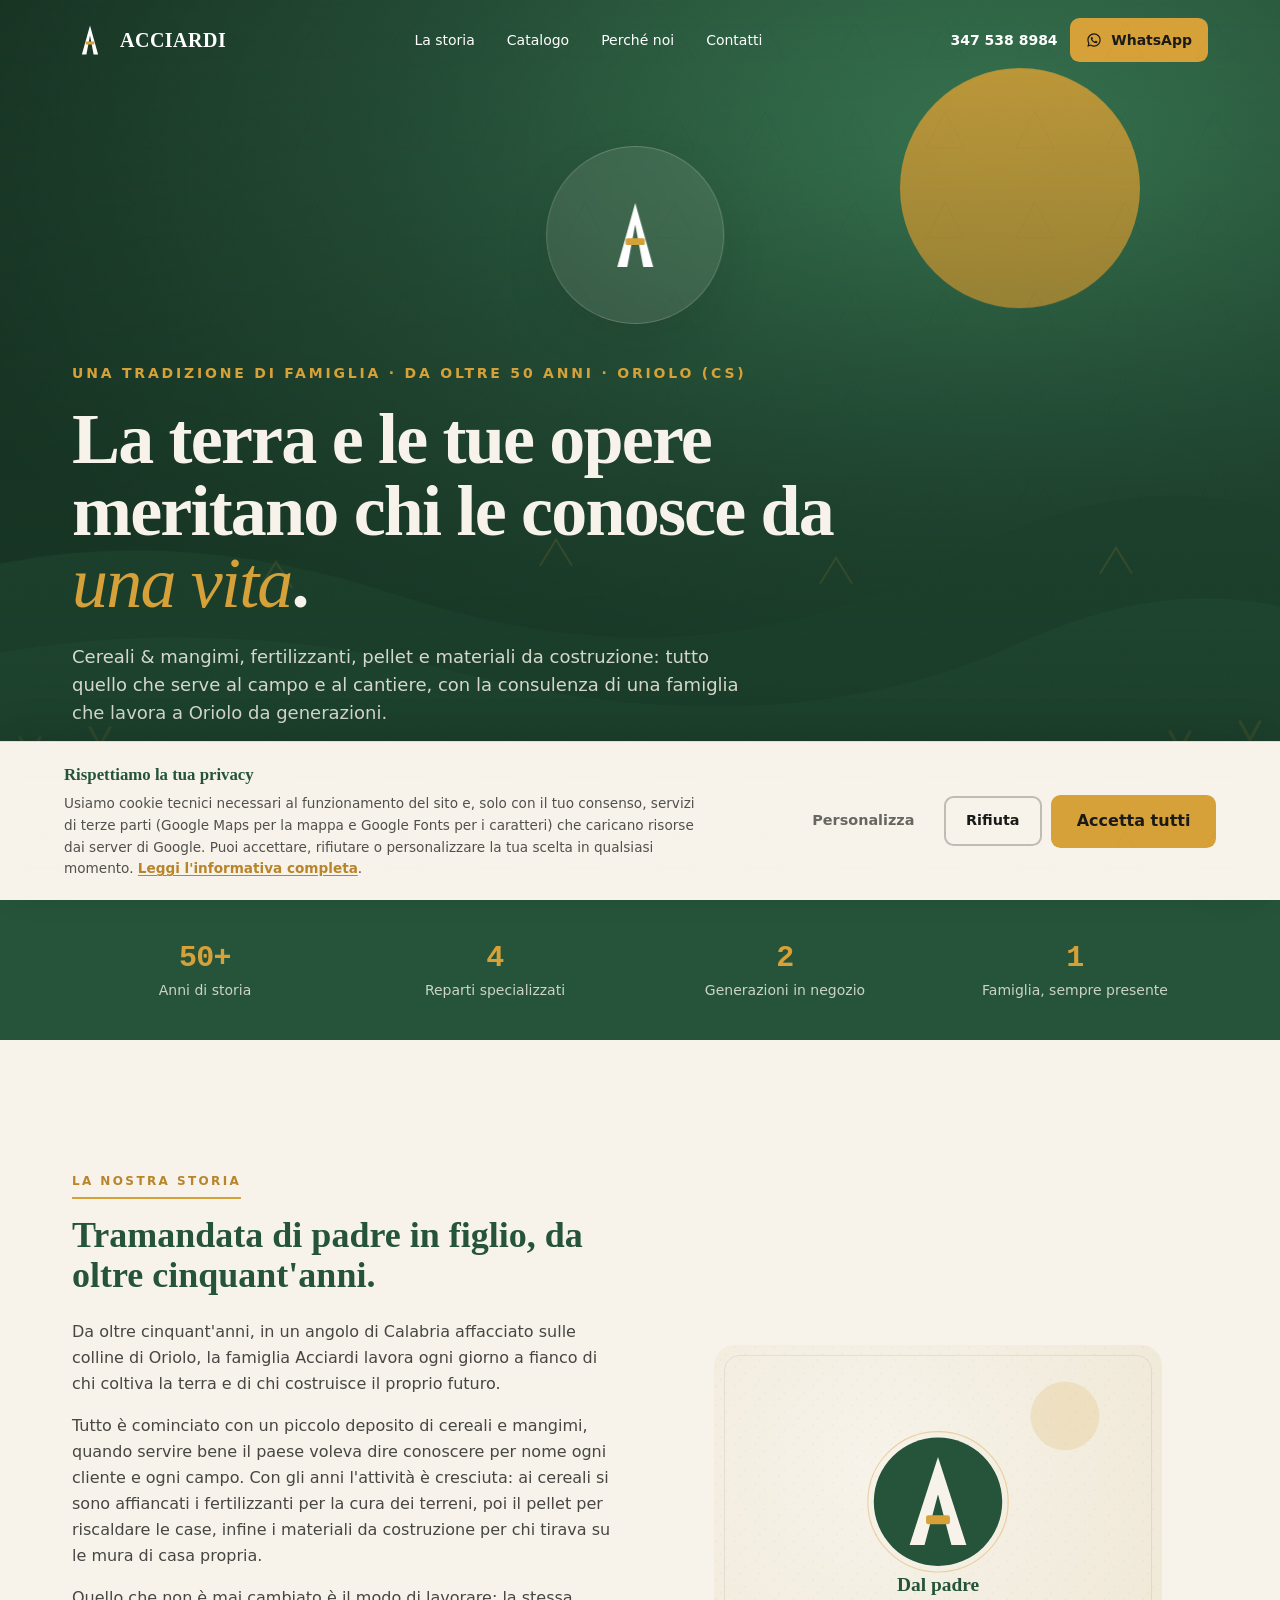
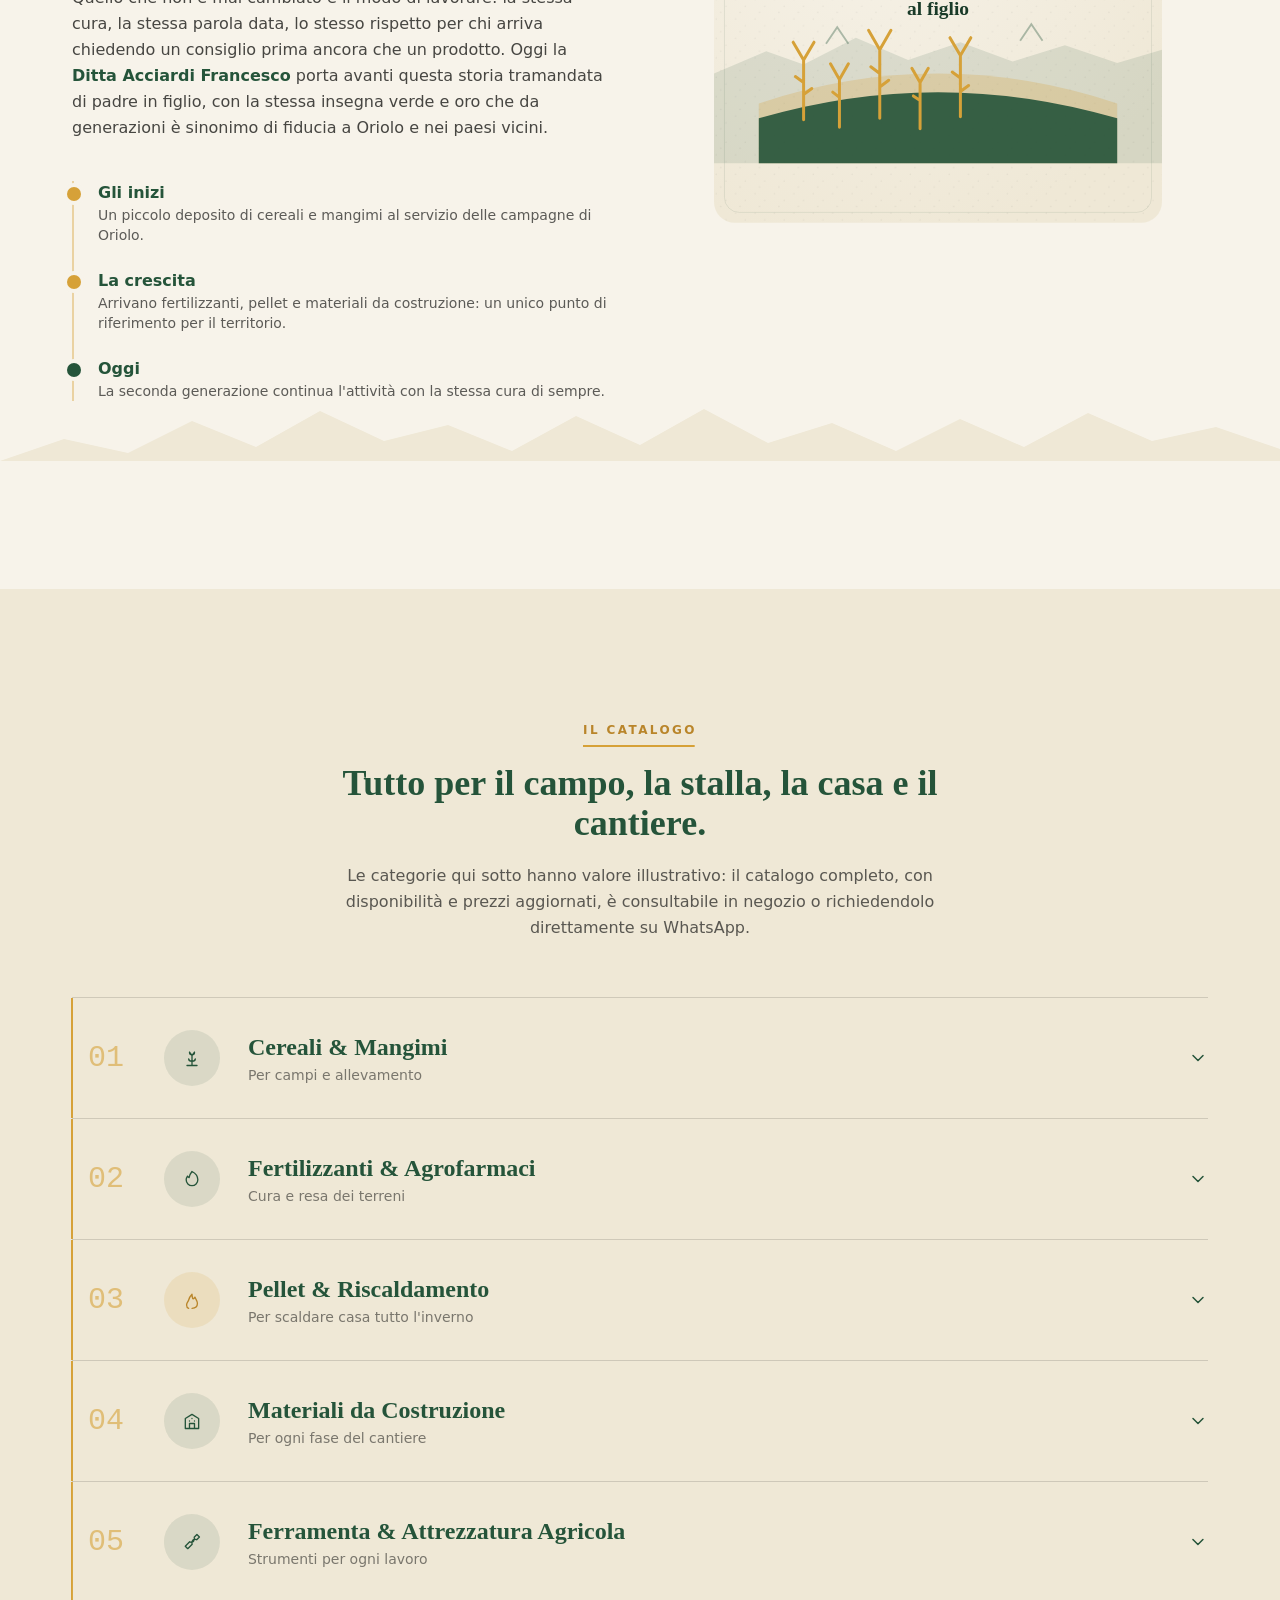
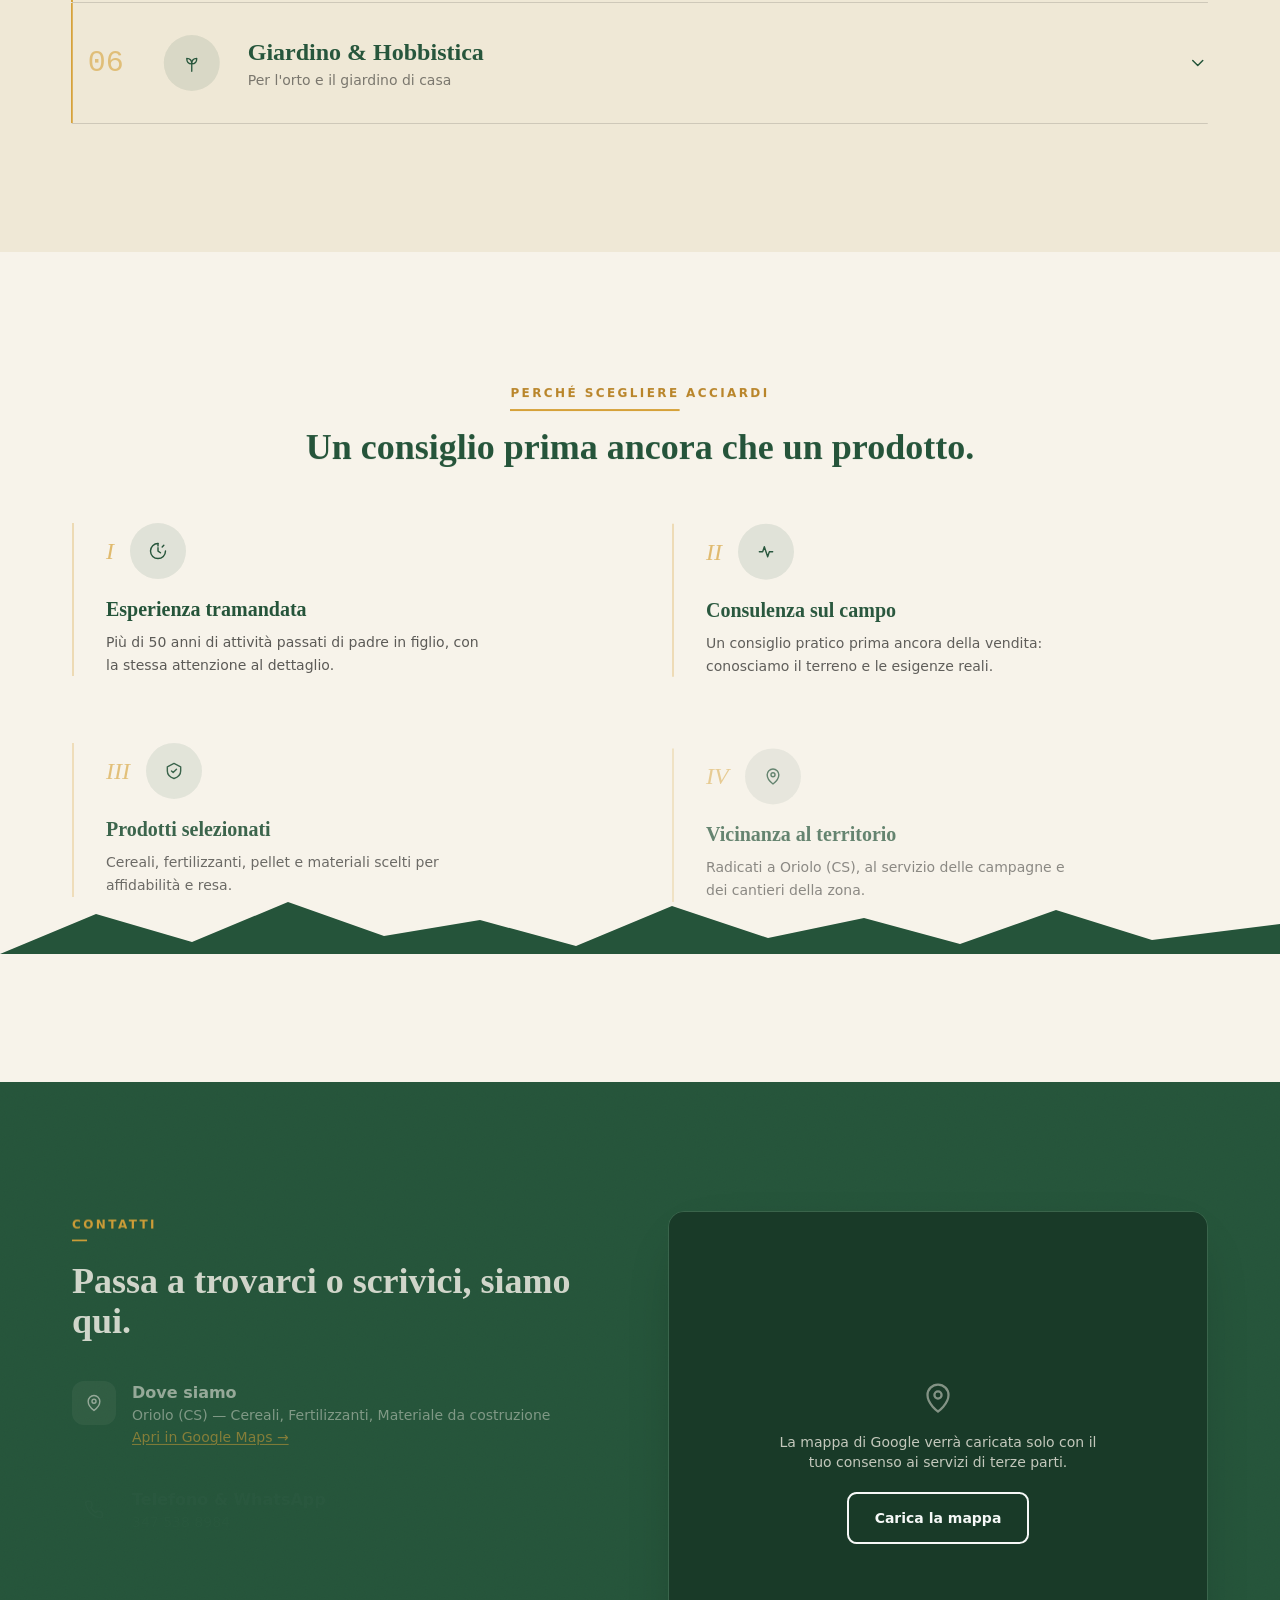
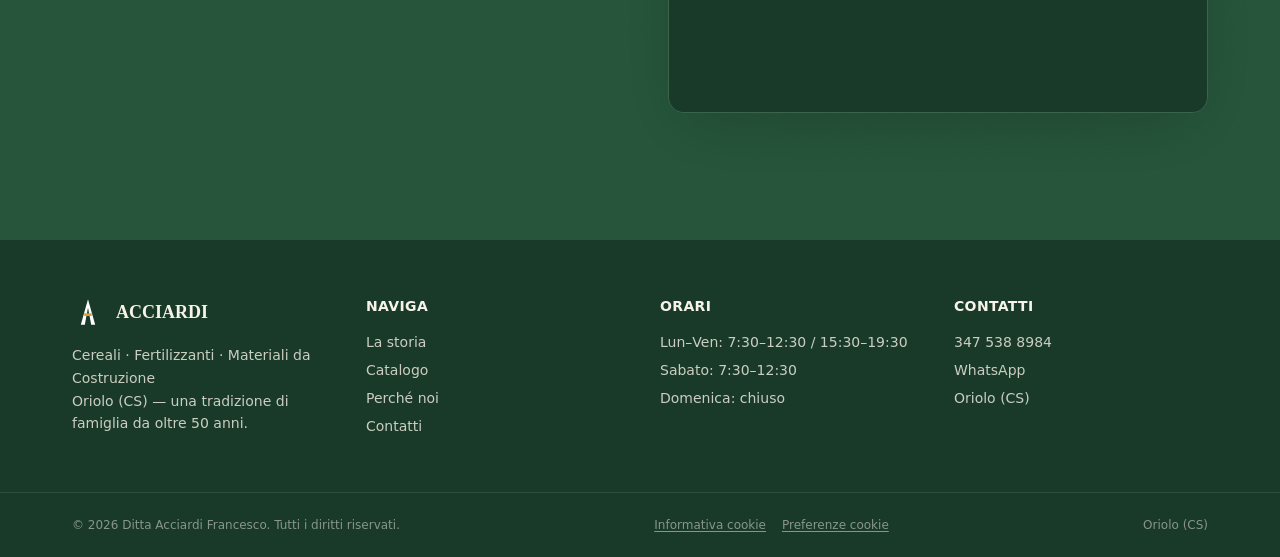
<file: acciardi v1.html>
<!DOCTYPE html>
<html lang="it">
<head>
<meta charset="UTF-8">
<meta name="viewport" content="width=device-width, initial-scale=1">
<title>Acciardi — Cereali, Fertilizzanti, Pellet e Materiali da Costruzione | Oriolo (CS)</title>
<meta name="description" content="Ditta Acciardi Francesco: da oltre 50 anni a Oriolo (CS), cereali, fertilizzanti, pellet e materiali da costruzione. Consulenza di famiglia, tramandata da generazioni.">
<meta name="theme-color" content="#25543A">
<!-- TODO: sostituire con l'URL reale quando il sito avrà un dominio proprio -->
<!-- <link rel="canonical" href="https://www.acciardi-oriolo.it/"> -->

<link rel="icon" type="image/svg+xml" href="data:image/svg+xml,%3Csvg xmlns='http://www.w3.org/2000/svg' viewBox='0 0 200 200'%3E%3Ccircle cx='100' cy='100' r='100' fill='%2325543A'/%3E%3Cpath d='M100 46 L68 154 L84 154 L100 92 Z' fill='%23FFFFFF'/%3E%3Cpath d='M100 46 L132 154 L116 154 L100 92 Z' fill='%23FFFFFF'/%3E%3Crect x='86' y='118' width='28' height='11' rx='3' fill='%23D6A138'/%3E%3C/svg%3E">
<link rel="apple-touch-icon" href="data:image/svg+xml,%3Csvg xmlns='http://www.w3.org/2000/svg' viewBox='0 0 200 200'%3E%3Ccircle cx='100' cy='100' r='100' fill='%2325543A'/%3E%3Cpath d='M100 46 L68 154 L84 154 L100 92 Z' fill='%23FFFFFF'/%3E%3Cpath d='M100 46 L132 154 L116 154 L100 92 Z' fill='%23FFFFFF'/%3E%3Crect x='86' y='118' width='28' height='11' rx='3' fill='%23D6A138'/%3E%3C/svg%3E">

<meta name="twitter:card" content="summary">
<meta name="twitter:title" content="Acciardi — Oriolo (CS)">
<meta name="twitter:description" content="Cereali, fertilizzanti, pellet e materiali da costruzione. Una tradizione di famiglia da oltre 50 anni.">

<script type="application/ld+json">
{
  "@context": "https://schema.org",
  "@type": "Store",
  "name": "Ditta Acciardi Francesco",
  "description": "Cereali, fertilizzanti, pellet e materiali da costruzione a Oriolo (CS). Attività di famiglia da oltre 50 anni, tramandata di padre in figlio.",
  "telephone": "+393475388984",
  "priceRange": "€€",
  "address": {
    "@type": "PostalAddress",
    "addressLocality": "Oriolo",
    "addressRegion": "CS",
    "addressCountry": "IT"
  },
  "geo": {
    "@type": "GeoCoordinates",
    "latitude": 40.0527584,
    "longitude": 16.4471388
  },
  "openingHoursSpecification": [
    { "@type": "OpeningHoursSpecification", "dayOfWeek": ["Monday","Tuesday","Wednesday","Thursday","Friday"], "opens": "07:30", "closes": "12:30" },
    { "@type": "OpeningHoursSpecification", "dayOfWeek": ["Monday","Tuesday","Wednesday","Thursday","Friday"], "opens": "15:30", "closes": "19:30" },
    { "@type": "OpeningHoursSpecification", "dayOfWeek": ["Saturday"], "opens": "07:30", "closes": "12:30" }
  ]
}
</script>

<!-- Google Fonts NON caricato staticamente: viene iniettato via JS solo dopo il consenso ai
     servizi di terze parti (vedi cookie banner). Prima del consenso si usano i font di sistema
     già previsti come fallback in tailwind.config (vedi <script> più in basso). -->

<!-- Open Graph -->
<meta property="og:title" content="Acciardi — Oriolo (CS)">
<meta property="og:description" content="Cereali, fertilizzanti, pellet e materiali da costruzione. Una tradizione di famiglia da oltre 50 anni.">
<meta property="og:type" content="website">

<!-- Fallback senza JavaScript: se lo script viene bloccato (es. anteprima rapida di WhatsApp/Mail),
     l'hero entra comunque in scena con una semplice animazione CSS. Invisibile ai browser normali. -->
<noscript>
<style>
  .hero-icon,.hero-eyebrow,.hero-title,.hero-sub,.hero-cta{opacity:0;animation:noscriptFadeUp .8s ease-out forwards;}
  .hero-icon{animation-name:noscriptIconIn;animation-duration:1s;animation-delay:.05s;}
  .hero-eyebrow{animation-delay:.35s;}
  .hero-title{animation-delay:.5s;}
  .hero-sub{animation-delay:.68s;}
  .hero-cta{animation-delay:.85s;}
  @keyframes noscriptFadeUp{from{opacity:0;transform:translateY(24px);}to{opacity:1;transform:translateY(0);}}
  @keyframes noscriptIconIn{0%{opacity:0;transform:scale(.4) rotate(-20deg);}70%{opacity:1;transform:scale(1.06) rotate(2deg);}100%{opacity:1;transform:scale(1) rotate(0);}}
</style>
</noscript>

<!-- CSS Tailwind compilato staticamente in fase di build (vedi tailwind.config.js) —
     niente più JIT via CDN a runtime: più veloce e adatto alla produzione. -->
<style>
/* --- Tailwind (compilato staticamente, nessuna dipendenza da script esterni) --- */
*,:after,:before{--tw-border-spacing-x:0;--tw-border-spacing-y:0;--tw-translate-x:0;--tw-translate-y:0;--tw-rotate:0;--tw-skew-x:0;--tw-skew-y:0;--tw-scale-x:1;--tw-scale-y:1;--tw-pan-x: ;--tw-pan-y: ;--tw-pinch-zoom: ;--tw-scroll-snap-strictness:proximity;--tw-gradient-from-position: ;--tw-gradient-via-position: ;--tw-gradient-to-position: ;--tw-ordinal: ;--tw-slashed-zero: ;--tw-numeric-figure: ;--tw-numeric-spacing: ;--tw-numeric-fraction: ;--tw-ring-inset: ;--tw-ring-offset-width:0px;--tw-ring-offset-color:#fff;--tw-ring-color:rgba(59,130,246,.5);--tw-ring-offset-shadow:0 0 #0000;--tw-ring-shadow:0 0 #0000;--tw-shadow:0 0 #0000;--tw-shadow-colored:0 0 #0000;--tw-blur: ;--tw-brightness: ;--tw-contrast: ;--tw-grayscale: ;--tw-hue-rotate: ;--tw-invert: ;--tw-saturate: ;--tw-sepia: ;--tw-drop-shadow: ;--tw-backdrop-blur: ;--tw-backdrop-brightness: ;--tw-backdrop-contrast: ;--tw-backdrop-grayscale: ;--tw-backdrop-hue-rotate: ;--tw-backdrop-invert: ;--tw-backdrop-opacity: ;--tw-backdrop-saturate: ;--tw-backdrop-sepia: ;--tw-contain-size: ;--tw-contain-layout: ;--tw-contain-paint: ;--tw-contain-style: }::backdrop{--tw-border-spacing-x:0;--tw-border-spacing-y:0;--tw-translate-x:0;--tw-translate-y:0;--tw-rotate:0;--tw-skew-x:0;--tw-skew-y:0;--tw-scale-x:1;--tw-scale-y:1;--tw-pan-x: ;--tw-pan-y: ;--tw-pinch-zoom: ;--tw-scroll-snap-strictness:proximity;--tw-gradient-from-position: ;--tw-gradient-via-position: ;--tw-gradient-to-position: ;--tw-ordinal: ;--tw-slashed-zero: ;--tw-numeric-figure: ;--tw-numeric-spacing: ;--tw-numeric-fraction: ;--tw-ring-inset: ;--tw-ring-offset-width:0px;--tw-ring-offset-color:#fff;--tw-ring-color:rgba(59,130,246,.5);--tw-ring-offset-shadow:0 0 #0000;--tw-ring-shadow:0 0 #0000;--tw-shadow:0 0 #0000;--tw-shadow-colored:0 0 #0000;--tw-blur: ;--tw-brightness: ;--tw-contrast: ;--tw-grayscale: ;--tw-hue-rotate: ;--tw-invert: ;--tw-saturate: ;--tw-sepia: ;--tw-drop-shadow: ;--tw-backdrop-blur: ;--tw-backdrop-brightness: ;--tw-backdrop-contrast: ;--tw-backdrop-grayscale: ;--tw-backdrop-hue-rotate: ;--tw-backdrop-invert: ;--tw-backdrop-opacity: ;--tw-backdrop-saturate: ;--tw-backdrop-sepia: ;--tw-contain-size: ;--tw-contain-layout: ;--tw-contain-paint: ;--tw-contain-style: }/*! tailwindcss v3.4.19 | MIT License | https://tailwindcss.com*/*,:after,:before{box-sizing:border-box;border:0 solid #e5e7eb}:after,:before{--tw-content:""}:host,html{line-height:1.5;-webkit-text-size-adjust:100%;-moz-tab-size:4;-o-tab-size:4;tab-size:4;font-family:Poppins,ui-sans-serif,system-ui,sans-serif;font-feature-settings:normal;font-variation-settings:normal;-webkit-tap-highlight-color:transparent}body{margin:0;line-height:inherit}hr{height:0;color:inherit;border-top-width:1px}abbr:where([title]){-webkit-text-decoration:underline dotted;text-decoration:underline dotted}h1,h2,h3,h4,h5,h6{font-size:inherit;font-weight:inherit}a{color:inherit;text-decoration:inherit}b,strong{font-weight:bolder}code,kbd,pre,samp{font-family:JetBrains Mono,ui-monospace,SFMono-Regular,monospace;font-feature-settings:normal;font-variation-settings:normal;font-size:1em}small{font-size:80%}sub,sup{font-size:75%;line-height:0;position:relative;vertical-align:baseline}sub{bottom:-.25em}sup{top:-.5em}table{text-indent:0;border-color:inherit;border-collapse:collapse}button,input,optgroup,select,textarea{font-family:inherit;font-feature-settings:inherit;font-variation-settings:inherit;font-size:100%;font-weight:inherit;line-height:inherit;letter-spacing:inherit;color:inherit;margin:0;padding:0}button,select{text-transform:none}button,input:where([type=button]),input:where([type=reset]),input:where([type=submit]){-webkit-appearance:button;background-color:transparent;background-image:none}:-moz-focusring{outline:auto}:-moz-ui-invalid{box-shadow:none}progress{vertical-align:baseline}::-webkit-inner-spin-button,::-webkit-outer-spin-button{height:auto}[type=search]{-webkit-appearance:textfield;outline-offset:-2px}::-webkit-search-decoration{-webkit-appearance:none}::-webkit-file-upload-button{-webkit-appearance:button;font:inherit}summary{display:list-item}blockquote,dd,dl,figure,h1,h2,h3,h4,h5,h6,hr,p,pre{margin:0}fieldset{margin:0}fieldset,legend{padding:0}menu,ol,ul{list-style:none;margin:0;padding:0}dialog{padding:0}textarea{resize:vertical}input::-moz-placeholder,textarea::-moz-placeholder{opacity:1;color:#9ca3af}input::placeholder,textarea::placeholder{opacity:1;color:#9ca3af}[role=button],button{cursor:pointer}:disabled{cursor:default}audio,canvas,embed,iframe,img,object,svg,video{display:block;vertical-align:middle}img,video{max-width:100%;height:auto}[hidden]:where(:not([hidden=until-found])){display:none}.fixed{position:fixed}.absolute{position:absolute}.relative{position:relative}.inset-0{inset:0}.inset-x-0{left:0;right:0}.-left-\[31px\]{left:-31px}.bottom-6{bottom:1.5rem}.right-6{right:1.5rem}.top-0{top:0}.top-1\.5{top:.375rem}.z-10{z-index:10}.z-40{z-index:40}.order-1{order:1}.order-2{order:2}.mx-auto{margin-left:auto;margin-right:auto}.-mr-2{margin-right:-.5rem}.mb-1{margin-bottom:.25rem}.mb-14{margin-bottom:3.5rem}.mb-2{margin-bottom:.5rem}.mb-4{margin-bottom:1rem}.mb-5{margin-bottom:1.25rem}.mb-6{margin-bottom:1.5rem}.mb-8{margin-bottom:2rem}.mb-9{margin-bottom:2.25rem}.ml-2{margin-left:.5rem}.mt-0\.5{margin-top:.125rem}.mt-1{margin-top:.25rem}.mt-10{margin-top:2.5rem}.mt-2{margin-top:.5rem}.block{display:block}.flex{display:flex}.inline-flex{display:inline-flex}.grid{display:grid}.hidden{display:none}.aspect-\[4\/3\]{aspect-ratio:4/3}.h-11{height:2.75rem}.h-12{height:3rem}.h-14{height:3.5rem}.h-20{height:5rem}.h-28{height:7rem}.h-3\.5{height:.875rem}.h-4{height:1rem}.h-5{height:1.25rem}.h-7{height:1.75rem}.h-8{height:2rem}.h-9{height:2.25rem}.h-auto{height:auto}.h-full{height:100%}.min-h-\[100dvh\]{min-height:100dvh}.min-h-\[320px\]{min-height:320px}.w-11{width:2.75rem}.w-12{width:3rem}.w-14{width:3.5rem}.w-28{width:7rem}.w-3\.5{width:.875rem}.w-4{width:1rem}.w-5{width:1.25rem}.w-7{width:1.75rem}.w-8{width:2rem}.w-9{width:2.25rem}.w-full{width:100%}.max-w-2xl{max-width:42rem}.max-w-3xl{max-width:48rem}.max-w-container{max-width:1200px}.max-w-md{max-width:28rem}.max-w-sm{max-width:24rem}.max-w-xs{max-width:20rem}.flex-1{flex:1 1 0%}.shrink-0{flex-shrink:0}.cursor-pointer{cursor:pointer}.list-none{list-style-type:none}.grid-cols-1{grid-template-columns:repeat(1,minmax(0,1fr))}.grid-cols-2{grid-template-columns:repeat(2,minmax(0,1fr))}.flex-col{flex-direction:column}.flex-wrap{flex-wrap:wrap}.items-start{align-items:flex-start}.items-end{align-items:flex-end}.items-center{align-items:center}.justify-center{justify-content:center}.justify-between{justify-content:space-between}.gap-1{gap:.25rem}.gap-10{gap:2.5rem}.gap-14{gap:3.5rem}.gap-2{gap:.5rem}.gap-3{gap:.75rem}.gap-4{gap:1rem}.gap-5{gap:1.25rem}.gap-6{gap:1.5rem}.gap-x-10{-moz-column-gap:2.5rem;column-gap:2.5rem}.gap-y-12{row-gap:3rem}.space-y-2>:not([hidden])~:not([hidden]){--tw-space-y-reverse:0;margin-top:calc(.5rem*(1 - var(--tw-space-y-reverse)));margin-bottom:calc(.5rem*var(--tw-space-y-reverse))}.space-y-4>:not([hidden])~:not([hidden]){--tw-space-y-reverse:0;margin-top:calc(1rem*(1 - var(--tw-space-y-reverse)));margin-bottom:calc(1rem*var(--tw-space-y-reverse))}.space-y-6>:not([hidden])~:not([hidden]){--tw-space-y-reverse:0;margin-top:calc(1.5rem*(1 - var(--tw-space-y-reverse)));margin-bottom:calc(1.5rem*var(--tw-space-y-reverse))}.overflow-hidden{overflow:hidden}.rounded-2xl{border-radius:1rem}.rounded-full{border-radius:9999px}.rounded-xl{border-radius:.75rem}.border{border-width:1px}.border-b{border-bottom-width:1px}.border-l-2{border-left-width:2px}.border-t{border-top-width:1px}.border-accent\/30{border-color:rgba(214,161,56,.3)}.border-accent\/40{border-color:rgba(214,161,56,.4)}.border-cream\/10{border-color:hsla(42,45%,94%,.1)}.border-cream\/40{border-color:hsla(42,45%,94%,.4)}.border-ink\/10{border-color:rgba(26,26,24,.1)}.border-ink\/15{border-color:rgba(26,26,24,.15)}.bg-accent{--tw-bg-opacity:1;background-color:rgb(214 161 56/var(--tw-bg-opacity,1))}.bg-accent\/15{background-color:rgba(214,161,56,.15)}.bg-cream{--tw-bg-opacity:1;background-color:rgb(247 243 234/var(--tw-bg-opacity,1))}.bg-cream-alt{--tw-bg-opacity:1;background-color:rgb(239 232 214/var(--tw-bg-opacity,1))}.bg-cream\/10{background-color:hsla(42,45%,94%,.1)}.bg-primary{--tw-bg-opacity:1;background-color:rgb(37 84 58/var(--tw-bg-opacity,1))}.bg-primary-dark{--tw-bg-opacity:1;background-color:rgb(25 58 40/var(--tw-bg-opacity,1))}.bg-primary\/10{background-color:rgba(37,84,58,.1)}.bg-transparent{background-color:transparent}.bg-gradient-to-t{background-image:linear-gradient(to top,var(--tw-gradient-stops))}.from-primary-dark{--tw-gradient-from:#193a28 var(--tw-gradient-from-position);--tw-gradient-to:rgba(25,58,40,0) var(--tw-gradient-to-position);--tw-gradient-stops:var(--tw-gradient-from),var(--tw-gradient-to)}.via-primary-dark\/40{--tw-gradient-to:rgba(25,58,40,0) var(--tw-gradient-to-position);--tw-gradient-stops:var(--tw-gradient-from),rgba(25,58,40,.4) var(--tw-gradient-via-position),var(--tw-gradient-to)}.to-transparent{--tw-gradient-to:transparent var(--tw-gradient-to-position)}.p-2{padding:.5rem}.p-8{padding:2rem}.\!px-4{padding-left:1rem!important;padding-right:1rem!important}.\!py-2\.5{padding-top:.625rem!important;padding-bottom:.625rem!important}.px-5{padding-left:1.25rem;padding-right:1.25rem}.py-10{padding-top:2.5rem;padding-bottom:2.5rem}.py-14{padding-top:3.5rem;padding-bottom:3.5rem}.py-24{padding-top:6rem;padding-bottom:6rem}.py-3{padding-top:.75rem;padding-bottom:.75rem}.py-6{padding-top:1.5rem;padding-bottom:1.5rem}.py-7{padding-top:1.75rem;padding-bottom:1.75rem}.pb-10{padding-bottom:2.5rem}.pb-20{padding-bottom:5rem}.pl-6{padding-left:1.5rem}.pl-9{padding-left:2.25rem}.pt-1{padding-top:.25rem}.pt-32{padding-top:8rem}.text-left{text-align:left}.text-center{text-align:center}.font-mono{font-family:JetBrains Mono,ui-monospace,SFMono-Regular,monospace}.font-serif{font-family:Lora,ui-serif,Georgia,serif}.text-2xl{font-size:1.5rem;line-height:2rem}.text-3xl{font-size:1.875rem;line-height:2.25rem}.text-5xl{font-size:3rem;line-height:1}.text-base{font-size:1rem;line-height:1.5rem}.text-lg{font-size:1.125rem;line-height:1.75rem}.text-sm{font-size:.875rem;line-height:1.25rem}.text-xl{font-size:1.25rem;line-height:1.75rem}.text-xs{font-size:.75rem;line-height:1rem}.font-bold{font-weight:700}.font-medium{font-weight:500}.font-normal{font-weight:400}.font-semibold{font-weight:600}.uppercase{text-transform:uppercase}.italic{font-style:italic}.tabular-nums{--tw-numeric-spacing:tabular-nums;font-variant-numeric:var(--tw-ordinal) var(--tw-slashed-zero) var(--tw-numeric-figure) var(--tw-numeric-spacing) var(--tw-numeric-fraction)}.leading-\[1\.03\]{line-height:1.03}.leading-none{line-height:1}.leading-relaxed{line-height:1.625}.leading-tight{line-height:1.25}.tracking-\[0\.2em\]{letter-spacing:.2em}.tracking-tight{letter-spacing:-.025em}.tracking-wide{letter-spacing:.025em}.text-accent{--tw-text-opacity:1;color:rgb(214 161 56/var(--tw-text-opacity,1))}.text-accent-dark{--tw-text-opacity:1;color:rgb(185 133 42/var(--tw-text-opacity,1))}.text-accent\/60{color:rgba(214,161,56,.6)}.text-accent\/70{color:rgba(214,161,56,.7)}.text-cream{--tw-text-opacity:1;color:rgb(247 243 234/var(--tw-text-opacity,1))}.text-cream-alt{--tw-text-opacity:1;color:rgb(239 232 214/var(--tw-text-opacity,1))}.text-cream\/50{color:hsla(42,45%,94%,.5)}.text-cream\/80{color:hsla(42,45%,94%,.8)}.text-cream\/85{color:hsla(42,45%,94%,.85)}.text-ink{--tw-text-opacity:1;color:rgb(26 26 24/var(--tw-text-opacity,1))}.text-ink\/50{color:rgba(26,26,24,.5)}.text-ink\/55{color:rgba(26,26,24,.55)}.text-ink\/70{color:rgba(26,26,24,.7)}.text-ink\/80{color:rgba(26,26,24,.8)}.text-primary{--tw-text-opacity:1;color:rgb(37 84 58/var(--tw-text-opacity,1))}.underline{text-decoration-line:underline}.underline-offset-2{text-underline-offset:2px}.antialiased{-webkit-font-smoothing:antialiased;-moz-osx-font-smoothing:grayscale}.shadow-soft{--tw-shadow:0 20px 60px -20px rgba(26,26,24,.25);--tw-shadow-colored:0 20px 60px -20px var(--tw-shadow-color);box-shadow:var(--tw-ring-offset-shadow,0 0 #0000),var(--tw-ring-shadow,0 0 #0000),var(--tw-shadow)}.ring-1{--tw-ring-offset-shadow:var(--tw-ring-inset) 0 0 0 var(--tw-ring-offset-width) var(--tw-ring-offset-color);--tw-ring-shadow:var(--tw-ring-inset) 0 0 0 calc(1px + var(--tw-ring-offset-width)) var(--tw-ring-color);box-shadow:var(--tw-ring-offset-shadow),var(--tw-ring-shadow),var(--tw-shadow,0 0 #0000)}.ring-cream\/30{--tw-ring-color:hsla(42,45%,94%,.3)}.backdrop-blur-sm{--tw-backdrop-blur:blur(4px);-webkit-backdrop-filter:var(--tw-backdrop-blur) var(--tw-backdrop-brightness) var(--tw-backdrop-contrast) var(--tw-backdrop-grayscale) var(--tw-backdrop-hue-rotate) var(--tw-backdrop-invert) var(--tw-backdrop-opacity) var(--tw-backdrop-saturate) var(--tw-backdrop-sepia);backdrop-filter:var(--tw-backdrop-blur) var(--tw-backdrop-brightness) var(--tw-backdrop-contrast) var(--tw-backdrop-grayscale) var(--tw-backdrop-hue-rotate) var(--tw-backdrop-invert) var(--tw-backdrop-opacity) var(--tw-backdrop-saturate) var(--tw-backdrop-sepia)}.transition-colors{transition-property:color,background-color,border-color,text-decoration-color,fill,stroke;transition-timing-function:cubic-bezier(.4,0,.2,1);transition-duration:.15s}.ease-out{transition-timing-function:cubic-bezier(0,0,.2,1)}.hover\:border-accent:hover{--tw-border-opacity:1;border-color:rgb(214 161 56/var(--tw-border-opacity,1))}.hover\:bg-primary-dark:hover{--tw-bg-opacity:1;background-color:rgb(25 58 40/var(--tw-bg-opacity,1))}.hover\:text-accent:hover{--tw-text-opacity:1;color:rgb(214 161 56/var(--tw-text-opacity,1))}.hover\:text-accent-light:hover{--tw-text-opacity:1;color:rgb(232 193 115/var(--tw-text-opacity,1))}.group:hover .group-hover\:text-accent-dark{--tw-text-opacity:1;color:rgb(185 133 42/var(--tw-text-opacity,1))}@media (min-width:640px){.sm\:mb-10{margin-bottom:2.5rem}.sm\:ml-4{margin-left:1rem}.sm\:flex{display:flex}.sm\:h-16{height:4rem}.sm\:h-36{height:9rem}.sm\:w-12{width:3rem}.sm\:w-16{width:4rem}.sm\:w-36{width:9rem}.sm\:grid-cols-2{grid-template-columns:repeat(2,minmax(0,1fr))}.sm\:grid-cols-4{grid-template-columns:repeat(4,minmax(0,1fr))}.sm\:flex-row{flex-direction:row}.sm\:gap-7{gap:1.75rem}.sm\:px-8{padding-left:2rem;padding-right:2rem}.sm\:py-32{padding-top:8rem;padding-bottom:8rem}.sm\:py-8{padding-top:2rem;padding-bottom:2rem}.sm\:pl-8{padding-left:2rem}.sm\:pl-\[6\.75rem\]{padding-left:6.75rem}.sm\:pt-36{padding-top:9rem}.sm\:text-2xl{font-size:1.5rem;line-height:2rem}.sm\:text-3xl{font-size:1.875rem;line-height:2.25rem}.sm\:text-4xl{font-size:2.25rem;line-height:2.5rem}.sm\:text-6xl{font-size:3.75rem;line-height:1}.sm\:text-lg{font-size:1.125rem;line-height:1.75rem}.sm\:text-sm{font-size:.875rem;line-height:1.25rem}}@media (min-width:1024px){.lg\:order-1{order:1}.lg\:order-2{order:2}.lg\:flex{display:flex}.lg\:hidden{display:none}.lg\:aspect-auto{aspect-ratio:auto}.lg\:h-20{height:5rem}.lg\:h-44{height:11rem}.lg\:h-full{height:100%}.lg\:w-20{width:5rem}.lg\:w-44{width:11rem}.lg\:grid-cols-2{grid-template-columns:repeat(2,minmax(0,1fr))}.lg\:grid-cols-4{grid-template-columns:repeat(4,minmax(0,1fr))}.lg\:gap-x-16{-moz-column-gap:4rem;column-gap:4rem}.lg\:gap-y-16{row-gap:4rem}.lg\:text-7xl{font-size:4.5rem;line-height:1}}@media (min-width:1280px){.xl\:gap-8{gap:2rem}}
/* --- fine Tailwind --- */

/* ACCIARDI — stylesheet complementare a Tailwind (token non coperti dalle utility) */
/* Font Lora/Poppins iniettati via JS solo dopo consenso cookie (vedi js/main.js) */

:root{
  --c-primary:#25543A;
  --c-primary-dark:#193A28;
  --c-primary-light:#3A7A54;
  --c-accent:#D6A138;
  --c-accent-dark:#B9852A;
  --c-ink:#1A1A18;
  --c-paper:#FFFFFF;
  --c-cream:#F7F3EA;
  --c-cream-alt:#EFE8D6;
  --ease-organic: cubic-bezier(.22,.9,.25,1);
}

html{scroll-behavior:smooth;}
@media (prefers-reduced-motion: reduce){
  html{scroll-behavior:auto;}
  *,*::before,*::after{animation-duration:.001ms !important;animation-iteration-count:1 !important;transition-duration:.001ms !important;scroll-behavior:auto !important;}
}

body{
  font-family:'Poppins',system-ui,sans-serif;
  color:var(--c-ink);
  background:var(--c-cream);
}

.font-serif-brand{font-family:'Lora',serif;}

::selection{background:var(--c-accent);color:var(--c-ink);}

:focus-visible{outline:3px solid var(--c-accent);outline-offset:3px;border-radius:4px;}

/* Grain texture overlay — sottile, non decorativo a scapito della leggibilità */
.grain-overlay{position:absolute;inset:0;pointer-events:none;opacity:.05;mix-blend-mode:overlay;
  background-image:url("data:image/svg+xml,%3Csvg xmlns='http://www.w3.org/2000/svg' width='120' height='120'%3E%3Cfilter id='n'%3E%3CfeTurbulence type='fractalNoise' baseFrequency='0.9' numOctaves='2' stitchTiles='stitch'/%3E%3C/filter%3E%3Crect width='100%25' height='100%25' filter='url(%23n)'/%3E%3C/svg%3E");
}

/* Filigrana su tutto il sito — motivo del tetto/montagna del logo ripetuto, fissa sopra ogni sezione */
.site-filigree{position:fixed;inset:0;z-index:200;pointer-events:none;opacity:.05;mix-blend-mode:overlay;
  background-image:url("data:image/svg+xml,%3Csvg xmlns='http://www.w3.org/2000/svg' width='90' height='90'%3E%3Cpath d='M45 22 L64 58 L26 58 Z' fill='none' stroke='%231A1A18' stroke-width='1.1'/%3E%3C/svg%3E");
  background-size:90px 90px;
}

/* Divisori a zigzag montano tra sezioni — riprende il motivo "tetto/picco" del logo */
.peak-divider{display:block;width:100%;height:auto;line-height:0;}
.peak-divider svg{display:block;width:100%;height:60px;}

/* Header — trasparente su hero scuro (testo chiaro), opaco e chiaro appena si scrolla (testo scuro) */
#site-header{transition:background-color .4s var(--ease-organic), box-shadow .4s var(--ease-organic), padding .4s var(--ease-organic);}
#site-header.is-scrolled{background-color:var(--c-cream);box-shadow:0 4px 24px rgba(26,26,24,.08);}

#site-header .brand-icon{color:var(--c-paper);transition:color .3s ease;}
#site-header .brand-text{color:var(--c-paper);transition:color .3s ease;}
#site-header .nav-link{color:var(--c-paper);transition:color .3s ease;}
#site-header .phone-link{color:var(--c-paper);transition:color .3s ease;}
#site-header .menu-icon{color:var(--c-paper);transition:color .3s ease;}

#site-header .nav-link:hover,#site-header .nav-link:focus-visible,
#site-header .phone-link:hover,#site-header .phone-link:focus-visible{color:var(--c-accent);}

#site-header.is-scrolled .brand-icon,
#site-header.is-scrolled .brand-text{color:var(--c-primary);}
#site-header.is-scrolled .nav-link{color:rgba(26,26,24,.85);}
#site-header.is-scrolled .phone-link{color:var(--c-primary);}
#site-header.is-scrolled .menu-icon{color:var(--c-primary);}
#site-header.is-scrolled .nav-link:hover,#site-header.is-scrolled .nav-link:focus-visible{color:var(--c-primary);}
#site-header.is-scrolled .phone-link:hover{color:var(--c-primary-dark);}

.nav-link{position:relative;}
.nav-link::after{content:'';position:absolute;left:0;right:0;bottom:-4px;height:2px;background:var(--c-accent);
  transform:scaleX(0);transform-origin:right;transition:transform .3s var(--ease-organic);}
.nav-link:hover::after,.nav-link:focus-visible::after{transform:scaleX(1);transform-origin:left;}

/* Bottoni */
.btn{position:relative;overflow:hidden;display:inline-flex;align-items:center;justify-content:center;gap:.6rem;font-weight:600;
  padding:.9rem 1.6rem;border-radius:.6rem;transition:transform .25s var(--ease-organic), box-shadow .25s var(--ease-organic), background-color .25s ease;
  cursor:pointer;min-height:44px;}
.btn:hover{transform:translateY(-2px);}
.btn:active{transform:scale(.97) translateY(0);}
.btn svg{transition:transform .3s var(--ease-organic);position:relative;z-index:1;}
.btn:hover svg{transform:scale(1.12) rotate(-4deg);}
.btn > *{position:relative;z-index:1;}
.btn::after{content:'';position:absolute;top:0;left:-60%;width:30%;height:100%;
  background:linear-gradient(120deg, transparent, rgba(255,255,255,.18), transparent);
  transform:skewX(-20deg);transition:left .7s ease;pointer-events:none;z-index:0;}
.btn:hover::after{left:130%;}
.btn-primary{background:var(--c-accent);color:var(--c-ink);}
.btn-primary:hover{background:var(--c-accent-dark);box-shadow:0 12px 28px -8px rgba(214,161,56,.55);}
.btn-outline{border:2px solid var(--c-paper);color:var(--c-paper);}
.btn-outline:hover{background:rgba(255,255,255,.12);}
.btn-whatsapp{background:#25543A;color:#fff;}
.btn-whatsapp:hover{background:var(--c-primary-dark);box-shadow:0 12px 28px -8px rgba(37,84,58,.6);}

/* Hero parallax layers */
.hero-parallax{position:absolute;inset:0;overflow:hidden;}
.hero-layer{position:absolute;left:0;right:0;bottom:0;width:100%;will-change:transform;}

/* Reveal animation base state (JS/GSAP toggles visibility; CSS fallback if JS fails) */
.reveal{opacity:1;}
.js .reveal{opacity:0;transform:translateY(28px);}
.js .reveal.reveal-visible{opacity:1;transform:none;transition:opacity .7s var(--ease-organic), transform .7s var(--ease-organic);}

/* Hero brand badge — entrata scale+rotate+drop marcata (sovrascrive il translateY generico di .reveal) */
.js .hero-icon{transform:scale(.25) rotate(-32deg) translateY(-36px);}
.js .hero-icon.reveal-visible{transition:opacity .7s var(--ease-organic), transform 1.15s cubic-bezier(.34,1.56,.64,1);}
.hero-icon-badge{animation:badgeFloat 5s ease-in-out infinite;}
@keyframes badgeFloat{0%,100%{transform:translateY(0);}50%{transform:translateY(-10px);}}

/* Anello che pulsa una sola volta all'arrivo dell'icona (sincronizzato via JS) */
.hero-icon-arrival-ring{border:2px solid var(--c-accent);opacity:0;}
.hero-icon-arrival-ring.pulse-once{animation:arrivalPulse 1s ease-out 1;}
@keyframes arrivalPulse{0%{transform:scale(.8);opacity:.9;}100%{transform:scale(1.55);opacity:0;}}

/* Logo header — piccola risposta al hover */
.brand-link{transition:transform .3s var(--ease-organic);display:inline-flex;}
.brand-link:hover{transform:scale(1.04);}

/* Eyebrow di sezione — sottolineatura che si disegna alla rivelazione (indipendente dal fade generico) */
.section-eyebrow{position:relative;display:inline-block;padding-bottom:.6rem;}
.eyebrow-rule{position:absolute;left:0;bottom:0;height:2px;width:100%;background:var(--c-accent);
  transform:scaleX(0);transform-origin:left;}
.js .eyebrow-rule{transform:scaleX(0);}

/* Righe catalogo — reveal differenziato: scorrimento laterale + barra d'accento che si disegna
   (invece del solo fade-up generico usato altrove, per non ripetere sempre lo stesso movimento) */
.js .cat-row.reveal{transform:translateX(-28px);}
.js .cat-row.reveal.reveal-visible{transform:none;}
.cat-row{position:relative;}
/* La barra d'accento resta ancorata all'intestazione (non attraversa i chip quando la riga è aperta,
   cosa che creava una giunzione scomposta con la linea divisoria orizzontale sotto) */
.cat-row-btn{position:relative;}
.cat-row-btn::before{content:'';position:absolute;left:-1px;top:0;width:2px;height:0;background:var(--c-accent);transition:height .7s var(--ease-organic);}
.cat-row.is-revealed .cat-row-btn::before,.cat-row.reveal-visible .cat-row-btn::before{height:100%;}

/* Catalogo accordion — <details>/<summary> nativi: si aprono e chiudono anche senza JavaScript
   (indispensabile per le anteprime che bloccano gli script, es. WhatsApp/Mail su telefono) */
.cat-row summary.cat-row-btn{list-style:none;}
.cat-row summary.cat-row-btn::-webkit-details-marker{display:none;}
.cat-panel-native{animation:catPanelFade .35s ease;}
@keyframes catPanelFade{from{opacity:0;}to{opacity:1;}}
@media (prefers-reduced-motion: reduce){.cat-panel-native{animation:none;}}

/* Lista editoriale (sostituisce le card uniformi con righe divise da hairline) */
.cat-row{border-bottom:1px solid rgba(26,26,24,.15);transition:padding-left .3s var(--ease-organic);}
.cat-row-btn{cursor:pointer;}
.cat-index{transition:color .3s ease;}
.cat-row:hover .cat-index{color:var(--c-accent-dark);}

.cat-icon-mark{transition:transform .4s cubic-bezier(.34,1.56,.64,1), background-color .3s ease;}
.cat-row:hover .cat-icon-mark{transform:scale(1.08) rotate(-4deg);background-color:rgba(214,161,56,.22);}

.cat-chevron{transition:transform .4s var(--ease-organic);}
.cat-row[open] .cat-chevron{transform:rotate(180deg);}

/* Chip sottocategoria */
.chip{display:inline-flex;align-items:center;padding:.4rem .85rem;border-radius:999px;font-size:.85rem;
  background:var(--c-cream-alt);color:var(--c-ink);border:1px solid rgba(26,26,24,.08);
  transition:transform .25s var(--ease-organic), background-color .25s ease, border-color .25s ease;}
.chip:hover{transform:translateY(-2px);background:var(--c-paper);border-color:var(--c-accent);}

/* Valori — icone con risposta al hover della card */
.value-item{transition:border-color .3s ease;}
.value-item:hover{border-color:var(--c-accent);}
.value-icon-mark{transition:transform .4s cubic-bezier(.34,1.56,.64,1), background-color .3s ease;}
.value-item:hover .value-icon-mark{transform:scale(1.1) rotate(-6deg);background-color:rgba(214,161,56,.22);}
.value-index{transition:color .3s ease;}
.value-item:hover .value-index{color:var(--c-accent-dark);}

/* Timeline storia */
.timeline-dot{box-shadow:0 0 0 4px var(--c-cream);transition:transform .3s var(--ease-organic);}
li:hover .timeline-dot{transform:scale(1.3);}

/* Barra azioni fissa mobile — pattern specifico per schermi piccoli, non solo desktop rimpicciolito */
.mobile-action-bar{position:fixed;left:0;right:0;bottom:0;z-index:55;
  box-shadow:0 -8px 30px -10px rgba(26,26,24,.3);
  padding-bottom:env(safe-area-inset-bottom, 0px);}
.mobile-action-btn{flex:1;display:flex;align-items:center;justify-content:center;gap:.55rem;
  padding:.95rem 1rem;font-weight:600;font-size:.9rem;min-height:56px;transition:opacity .2s ease;}
.mobile-action-btn:active{opacity:.8;}
.mobile-action-call{background:var(--c-cream);color:var(--c-primary);border-top:1px solid rgba(26,26,24,.08);}
.mobile-action-whatsapp{background:var(--c-accent);color:var(--c-ink);}

@media (max-width:1023px){
  footer{padding-bottom:56px;}
}

/* Float WhatsApp button */
.wa-float{position:fixed;right:1.25rem;bottom:1.25rem;z-index:50;transition:transform .3s var(--ease-organic);}
.wa-float:hover{transform:scale(1.08);}
.wa-float::before{content:'';position:absolute;inset:0;border-radius:9999px;background:var(--c-primary);
  animation:waPulse 2.6s ease-out infinite;z-index:-1;}
@keyframes waPulse{0%{transform:scale(1);opacity:.55;}100%{transform:scale(1.9);opacity:0;}}
@media (max-width: 480px){.wa-float{right:1rem;bottom:1rem;}}

/* Footer — link con micro-shift al hover */
footer a{transition:color .25s ease, transform .25s var(--ease-organic);display:inline-block;}
footer ul a:hover{transform:translateX(3px);}

/* Barra di progresso scroll */
#scroll-progress{position:fixed;top:0;left:0;height:3px;width:0%;z-index:60;
  background:linear-gradient(90deg,var(--c-accent),var(--c-accent-dark));}

/* Menu mobile — apertura/chiusura fluida (evita lo scatto istantaneo hidden/flex) */
.mobile-menu{max-height:0;opacity:0;overflow:hidden;padding-top:0;padding-bottom:0;
  transition:max-height .45s var(--ease-organic), opacity .3s ease, padding .3s ease;}
.mobile-menu.is-open{max-height:32rem;opacity:1;padding-top:1rem;padding-bottom:1rem;}

/* Illustrazione storia — leggero tilt 3D al hover */
.illustration-card{transition:transform .4s var(--ease-organic);transform-style:preserve-3d;perspective:800px;}
.illustration-card:hover{transform:rotate3d(1,-1,0,4deg) scale(1.02);}

/* Mappa */
.map-frame{filter:grayscale(.15) contrast(1.02);transition:transform .5s var(--ease-organic);}
.map-card{overflow:hidden;}
.map-card:hover .map-frame{transform:scale(1.06);}

/* Marquee sottile valori */
.stat-number{font-variant-numeric:tabular-nums;}

/* ============ COOKIE BANNER ============ */
.cookie-banner{position:fixed;left:0;right:0;bottom:0;z-index:70;background:var(--c-cream);
  border-top:1px solid rgba(26,26,24,.1);box-shadow:0 -10px 40px -12px rgba(26,26,24,.25);
  max-height:85vh;overflow-y:auto;
  transform:translateY(0);transition:transform .5s var(--ease-organic), opacity .4s ease;}
.cookie-banner[hidden]{display:none;}
.cookie-banner.is-hiding{transform:translateY(100%);opacity:0;}
.js .cookie-banner:not(.is-shown){transform:translateY(100%);}
.cookie-banner.is-shown{transform:translateY(0);}

.cookie-banner-inner{max-width:1200px;margin:0 auto;padding:1.25rem 1.5rem;
  display:flex;flex-wrap:wrap;gap:1.25rem;align-items:center;justify-content:space-between;}
.cookie-banner-title{font-weight:700;color:var(--c-primary);font-size:1.05rem;margin-bottom:.35rem;}
.cookie-banner-desc{font-size:.85rem;color:rgba(26,26,24,.75);line-height:1.6;max-width:640px;}
.cookie-banner-text{flex:1 1 320px;}
.cookie-link{color:var(--c-accent-dark);text-decoration:underline;text-underline-offset:2px;font-weight:600;background:none;border:0;padding:0;cursor:pointer;font-size:inherit;}
.cookie-link:hover{color:var(--c-primary);}

.cookie-banner-actions{display:flex;flex-wrap:wrap;gap:.6rem;align-items:center;flex:0 0 auto;}
.btn-cookie-outline,.btn-cookie-ghost{position:relative;overflow:hidden;display:inline-flex;align-items:center;justify-content:center;
  font-weight:600;padding:.75rem 1.25rem;border-radius:.6rem;cursor:pointer;min-height:44px;font-size:.9rem;
  transition:transform .25s var(--ease-organic), background-color .2s ease, border-color .2s ease;}
.btn-cookie-outline{border:2px solid rgba(26,26,24,.25);color:var(--c-ink);background:transparent;}
.btn-cookie-outline:hover{border-color:var(--c-primary);background:rgba(37,84,58,.06);transform:translateY(-2px);}
.btn-cookie-ghost{border:none;color:rgba(26,26,24,.65);background:transparent;}
.btn-cookie-ghost:hover{color:var(--c-primary);}

.cookie-preferences{max-width:1200px;margin:0 auto;padding:0 1.5rem 1.5rem;border-top:1px dashed rgba(26,26,24,.15);}
.cookie-preferences[hidden]{display:none;}
.cookie-pref-row{display:flex;align-items:flex-start;justify-content:space-between;gap:1.5rem;padding:1rem 0;border-bottom:1px solid rgba(26,26,24,.08);}
.cookie-pref-title{font-weight:600;color:var(--c-primary);margin-bottom:.25rem;}
.cookie-pref-desc{font-size:.8rem;color:rgba(26,26,24,.65);max-width:480px;line-height:1.5;}
.cookie-preferences-actions{padding-top:1.25rem;display:flex;justify-content:flex-end;}

.cookie-toggle{position:relative;flex-shrink:0;width:46px;height:26px;border-radius:999px;background:rgba(26,26,24,.2);
  border:none;cursor:pointer;transition:background-color .25s ease;padding:0;}
.cookie-toggle-dot{position:absolute;top:3px;left:3px;width:20px;height:20px;border-radius:50%;background:var(--c-paper);
  box-shadow:0 1px 3px rgba(0,0,0,.3);transition:transform .3s var(--ease-organic);}
.cookie-toggle[aria-checked="true"]{background:var(--c-primary);}
.cookie-toggle[aria-checked="true"] .cookie-toggle-dot{transform:translateX(20px);}
.cookie-toggle-locked{background:var(--c-primary-light);opacity:.6;cursor:not-allowed;}
.cookie-toggle-locked .cookie-toggle-dot{transform:translateX(20px);}

.cookie-modal-overlay{position:fixed;inset:0;z-index:80;background:rgba(26,26,24,.55);
  display:flex;align-items:center;justify-content:center;padding:1.25rem;
  opacity:0;transition:opacity .3s ease;}
.cookie-modal-overlay[hidden]{display:none;}
.cookie-modal-overlay.is-visible{opacity:1;}
.cookie-modal{position:relative;background:var(--c-cream);border-radius:1rem;max-width:560px;width:100%;
  max-height:85vh;overflow-y:auto;padding:2rem;box-shadow:0 30px 80px -20px rgba(0,0,0,.4);
  transform:scale(.94) translateY(10px);transition:transform .35s var(--ease-organic);}
.cookie-modal-overlay.is-visible .cookie-modal{transform:scale(1) translateY(0);}
.cookie-modal-close{position:absolute;top:1rem;right:1rem;width:36px;height:36px;border-radius:999px;
  display:flex;align-items:center;justify-content:center;color:var(--c-ink);background:rgba(26,26,24,.06);
  border:none;cursor:pointer;transition:background-color .2s ease, transform .2s ease;}
.cookie-modal-close:hover{background:rgba(26,26,24,.12);transform:rotate(90deg);}
.cookie-modal-body{font-size:.9rem;line-height:1.7;color:rgba(26,26,24,.85);}
.cookie-modal-body p{margin-bottom:1rem;}
.cookie-modal-body ul{list-style:disc;padding-left:1.25rem;margin-bottom:1rem;}
.cookie-modal-body li{margin-bottom:.5rem;}
.cookie-modal-body a{color:var(--c-accent-dark);text-decoration:underline;text-underline-offset:2px;}

@media (max-width:640px){
  .cookie-banner-inner{padding:1.1rem 1.1rem;}
  .cookie-banner-actions{width:100%;}
  .cookie-banner-actions .btn,.cookie-banner-actions .btn-cookie-outline,.cookie-banner-actions .btn-cookie-ghost{flex:1 1 auto;}
}

</style>
</head>
<body class="antialiased bg-cream text-ink">

<!-- Filigrana su tutto il sito: motivo del tetto/montagna del logo ripetuto, sottilissimo -->
<div class="site-filigree" aria-hidden="true"></div>

<div id="scroll-progress" aria-hidden="true"></div>

<!-- ============ HEADER ============ -->
<header id="site-header" class="fixed top-0 inset-x-0 z-40 bg-transparent">
  <div class="max-w-container mx-auto px-5 sm:px-8 flex items-center justify-between h-20">
    <a href="#hero" class="brand-link items-center gap-3 shrink-0" aria-label="Acciardi — torna in cima">
      <svg viewBox="0 0 200 200" class="w-9 h-9 brand-icon" aria-hidden="true">
        <path d="M100 20 L55 180 L80 180 L100 74 Z" fill="currentColor"/>
        <path d="M100 20 L145 180 L120 180 L100 74 Z" fill="currentColor"/>
        <rect x="76" y="108" width="48" height="17" rx="4" fill="#D6A138"/>
      </svg>
      <span class="brand-text font-serif font-bold text-xl tracking-wide leading-none">ACCIARDI</span>
    </a>

    <nav class="hidden lg:flex items-center gap-6 xl:gap-8 font-medium text-sm">
      <a href="#storia" class="nav-link">La storia</a>
      <a href="#catalogo" class="nav-link">Catalogo</a>
      <a href="#valori" class="nav-link">Perché noi</a>
      <a href="#contatti" class="nav-link">Contatti</a>
    </nav>

    <div class="hidden lg:flex items-center gap-3">
      <a href="tel:+393475388984" class="phone-link text-sm font-semibold">347 538 8984</a>
      <a href="https://wa.me/393475388984?text=Ciao%2C%20vorrei%20avere%20informazioni%20sui%20vostri%20prodotti."
         target="_blank" rel="noopener" class="btn btn-primary text-sm !py-2.5 !px-4">
        <svg viewBox="0 0 24 24" class="w-4 h-4" fill="currentColor" aria-hidden="true"><path d="M12.04 2c-5.52 0-10 4.48-10 10 0 1.77.46 3.48 1.33 5L2 22l5.15-1.35A9.96 9.96 0 0 0 12.04 22c5.52 0 10-4.48 10-10s-4.48-10-10-10Zm0 18.18a8.14 8.14 0 0 1-4.15-1.14l-.3-.18-3.06.8.82-2.99-.2-.31a8.18 8.18 0 1 1 6.89 3.82Zm4.48-6.13c-.25-.12-1.45-.72-1.67-.8-.22-.08-.39-.12-.55.13-.16.24-.63.8-.78.96-.14.16-.29.18-.53.06-.25-.12-1.04-.38-1.98-1.22-.73-.65-1.23-1.46-1.37-1.7-.14-.25-.02-.38.11-.5.11-.11.25-.29.37-.43.12-.14.16-.24.25-.4.08-.16.04-.31-.02-.43-.06-.13-.55-1.33-.76-1.82-.2-.48-.4-.41-.55-.42-.14-.01-.31-.01-.47-.01-.16 0-.43.06-.66.31-.22.24-.86.85-.86 2.06 0 1.22.89 2.4 1.01 2.56.12.16 1.75 2.67 4.24 3.74.59.26 1.06.41 1.42.52.6.19 1.14.16 1.57.1.48-.07 1.45-.59 1.65-1.17.21-.57.21-1.06.14-1.16-.06-.11-.23-.17-.48-.29Z"/></svg>
        WhatsApp
      </a>
    </div>

    <button id="menu-toggle" aria-expanded="false" aria-controls="mobile-menu" class="menu-icon lg:hidden p-2 -mr-2" aria-label="Apri il menu">
      <svg viewBox="0 0 24 24" class="w-7 h-7" fill="none" stroke="currentColor" stroke-width="1.8" stroke-linecap="round"><path d="M4 6h16M4 12h16M4 18h16"/></svg>
    </button>
  </div>

  <div id="mobile-menu" class="mobile-menu flex flex-col lg:hidden bg-cream border-t border-ink/10 px-5 gap-1 shadow-soft">
    <a href="#storia" class="py-3 font-medium border-b border-ink/10">La storia</a>
    <a href="#catalogo" class="py-3 font-medium border-b border-ink/10">Catalogo</a>
    <a href="#valori" class="py-3 font-medium border-b border-ink/10">Perché noi</a>
    <a href="#contatti" class="py-3 font-medium border-b border-ink/10">Contatti</a>
    <a href="tel:+393475388984" class="py-3 font-semibold text-primary">Chiama: 347 538 8984</a>
    <a href="https://wa.me/393475388984?text=Ciao%2C%20vorrei%20avere%20informazioni%20sui%20vostri%20prodotti." target="_blank" rel="noopener" class="btn btn-primary mt-2 w-full">Scrivici su WhatsApp</a>
  </div>
</header>

<!-- ============ HERO ============ -->
<section id="hero" class="relative min-h-[100dvh] flex items-end overflow-hidden bg-primary-dark">
  <div class="hero-parallax" aria-hidden="true">
    <svg class="hero-layer" data-speed="-4" viewBox="0 0 1600 900" preserveAspectRatio="xMidYMax slice" style="height:100%">
      <defs>
        <radialGradient id="sky" cx="72%" cy="18%" r="70%">
          <stop offset="0%" stop-color="#3A7A54"/>
          <stop offset="55%" stop-color="#234A34"/>
          <stop offset="100%" stop-color="#152F20"/>
        </radialGradient>
      </defs>
      <rect width="1600" height="900" fill="url(#sky)"/>
      <circle cx="1180" cy="190" r="120" fill="#D6A138" opacity="0.9"/>
    </svg>
    <svg class="hero-layer" data-speed="-9" viewBox="0 0 1600 900" preserveAspectRatio="xMidYMax slice" style="height:100%">
      <path d="M0 620 Q 260 500 560 600 T 1120 560 T 1600 610 V900 H0 Z" fill="#1E4530"/>
      <g fill="none" stroke="#D6A138" stroke-width="2" opacity="0.3">
        <path d="M420 592 L436 566 L452 592"/>
        <path d="M700 570 L716 544 L732 570"/>
        <path d="M980 588 L996 562 L1012 588"/>
        <path d="M1260 578 L1276 552 L1292 578"/>
      </g>
    </svg>
    <svg class="hero-layer" data-speed="-15" viewBox="0 0 1600 900" preserveAspectRatio="xMidYMax slice" style="height:100%">
      <path d="M0 700 Q 300 600 620 680 T 1180 650 T 1600 700 V900 H0 Z" fill="#25543A"/>
    </svg>
    <svg class="hero-layer" data-speed="-24" viewBox="0 0 1600 900" preserveAspectRatio="xMidYMax slice" style="height:100%">
      <path d="M0 800 Q 400 760 800 800 T 1600 790 V900 H0 Z" fill="#193A28"/>
      <g stroke="#D6A138" stroke-width="3" stroke-linecap="round" opacity="0.55">
        <path d="M120 800 V755 M120 755 l-10 -18 M120 755 l10 -18"/>
        <path d="M190 812 V767 M190 767 l-10 -18 M190 767 l10 -18"/>
        <path d="M260 802 V757 M260 757 l-10 -18 M260 757 l10 -18"/>
        <path d="M1340 806 V761 M1340 761 l-10 -18 M1340 761 l10 -18"/>
        <path d="M1410 796 V751 M1410 751 l-10 -18 M1410 751 l10 -18"/>
        <path d="M1480 806 V761 M1480 761 l-10 -18 M1480 761 l10 -18"/>
      </g>
    </svg>
    <div class="grain-overlay"></div>
    <div class="absolute inset-0 bg-gradient-to-t from-primary-dark via-primary-dark/40 to-transparent"></div>
  </div>

  <div class="relative z-10 max-w-container mx-auto px-5 sm:px-8 pb-20 pt-32 sm:pt-36 w-full text-cream">
    <div class="hero-icon reveal flex justify-center mb-8 sm:mb-10" aria-hidden="true">
      <span class="hero-icon-badge relative inline-flex items-center justify-center w-28 h-28 sm:w-36 sm:h-36 lg:w-44 lg:h-44 rounded-full bg-cream/10 ring-1 ring-cream/30 shadow-soft backdrop-blur-sm">
        <span class="hero-icon-arrival-ring absolute inset-0 rounded-full"></span>
        <svg viewBox="0 0 200 200" class="w-12 h-12 sm:w-16 sm:h-16 lg:w-20 lg:h-20">
          <path d="M100 20 L55 180 L80 180 L100 74 Z" fill="#FFFFFF"/>
          <path d="M100 20 L145 180 L120 180 L100 74 Z" fill="#FFFFFF"/>
          <rect x="76" y="108" width="48" height="17" rx="4" fill="#D6A138"/>
        </svg>
      </span>
    </div>
    <p class="hero-eyebrow reveal font-semibold tracking-[0.2em] text-accent text-xs sm:text-sm uppercase mb-5">
      Una tradizione di famiglia · da oltre 50 anni · Oriolo (CS)
    </p>
    <h1 class="hero-title reveal font-serif font-bold text-5xl sm:text-6xl lg:text-7xl tracking-tight leading-[1.03] max-w-3xl mb-6">
      La terra e le tue opere meritano chi le conosce da <em class="italic text-accent font-normal">una vita</em>.
    </h1>
    <p class="hero-sub reveal text-cream/85 text-base sm:text-lg max-w-2xl mb-9 leading-relaxed">
      Cereali &amp; mangimi, fertilizzanti, pellet e materiali da costruzione: tutto quello che serve al campo e al cantiere, con la consulenza di una famiglia che lavora a Oriolo da generazioni.
    </p>
    <div class="hero-cta reveal flex flex-wrap gap-4">
      <a href="https://wa.me/393475388984?text=Ciao%2C%20vorrei%20avere%20informazioni%20sui%20vostri%20prodotti."
         target="_blank" rel="noopener" class="btn btn-primary">
        <svg viewBox="0 0 24 24" class="w-5 h-5" fill="currentColor" aria-hidden="true"><path d="M12.04 2c-5.52 0-10 4.48-10 10 0 1.77.46 3.48 1.33 5L2 22l5.15-1.35A9.96 9.96 0 0 0 12.04 22c5.52 0 10-4.48 10-10s-4.48-10-10-10Zm0 18.18a8.14 8.14 0 0 1-4.15-1.14l-.3-.18-3.06.8.82-2.99-.2-.31a8.18 8.18 0 1 1 6.89 3.82Zm4.48-6.13c-.25-.12-1.45-.72-1.67-.8-.22-.08-.39-.12-.55.13-.16.24-.63.8-.78.96-.14.16-.29.18-.53.06-.25-.12-1.04-.38-1.98-1.22-.73-.65-1.23-1.46-1.37-1.7-.14-.25-.02-.38.11-.5.11-.11.25-.29.37-.43.12-.14.16-.24.25-.4.08-.16.04-.31-.02-.43-.06-.13-.55-1.33-.76-1.82-.2-.48-.4-.41-.55-.42-.14-.01-.31-.01-.47-.01-.16 0-.43.06-.66.31-.22.24-.86.85-.86 2.06 0 1.22.89 2.4 1.01 2.56.12.16 1.75 2.67 4.24 3.74.59.26 1.06.41 1.42.52.6.19 1.14.16 1.57.1.48-.07 1.45-.59 1.65-1.17.21-.57.21-1.06.14-1.16-.06-.11-.23-.17-.48-.29Z"/></svg>
        Scrivici su WhatsApp
      </a>
      <a href="#catalogo" class="btn btn-outline">Scopri il catalogo</a>
    </div>
  </div>

  <a href="#storia" aria-label="Scorri per saperne di più" class="hidden sm:flex absolute bottom-6 right-6 z-10 w-11 h-11 rounded-full border border-cream/40 items-center justify-center text-cream/80 hover:text-accent hover:border-accent transition-colors">
    <svg viewBox="0 0 24 24" class="w-5 h-5" fill="none" stroke="currentColor" stroke-width="1.8" stroke-linecap="round" stroke-linejoin="round"><path d="M12 5v14M5 12l7 7 7-7"/></svg>
  </a>
</section>

<!-- ============ TRUST STRIP ============ -->
<section class="bg-primary text-cream" data-reveal-group>
  <div class="max-w-container mx-auto px-5 sm:px-8 py-10 grid grid-cols-2 sm:grid-cols-4 gap-6 text-center">
    <div class="reveal">
      <div class="stat-number font-mono font-bold text-3xl text-accent tracking-tight" data-count="50" data-suffix="+">50+</div>
      <div class="text-xs sm:text-sm text-cream/80 mt-1">Anni di storia</div>
    </div>
    <div class="reveal">
      <div class="stat-number font-mono font-bold text-3xl text-accent tracking-tight" data-count="4">4</div>
      <div class="text-xs sm:text-sm text-cream/80 mt-1">Reparti specializzati</div>
    </div>
    <div class="reveal">
      <div class="stat-number font-mono font-bold text-3xl text-accent tracking-tight" data-count="2">2</div>
      <div class="text-xs sm:text-sm text-cream/80 mt-1">Generazioni in negozio</div>
    </div>
    <div class="reveal">
      <div class="stat-number font-mono font-bold text-3xl text-accent tracking-tight" data-count="1">1</div>
      <div class="text-xs sm:text-sm text-cream/80 mt-1">Famiglia, sempre presente</div>
    </div>
  </div>
</section>

<!-- ============ STORIA ============ -->
<section id="storia" class="relative py-24 sm:py-32 bg-cream overflow-hidden">
  <div class="max-w-container mx-auto px-5 sm:px-8 grid grid-cols-1 lg:grid-cols-2 gap-14 items-center" data-reveal-group>
    <div class="reveal order-2 lg:order-1">
      <p class="section-eyebrow font-semibold tracking-[0.2em] text-accent-dark text-xs uppercase mb-4">La nostra storia<span class="eyebrow-rule"></span></p>
      <h2 class="font-serif font-bold text-3xl sm:text-4xl text-primary mb-6 leading-tight">Tramandata di padre in figlio, da oltre cinquant'anni.</h2>
      <div class="space-y-4 text-ink/80 leading-relaxed">
        <p>Da oltre cinquant'anni, in un angolo di Calabria affacciato sulle colline di Oriolo, la famiglia Acciardi lavora ogni giorno a fianco di chi coltiva la terra e di chi costruisce il proprio futuro.</p>
        <p>Tutto è cominciato con un piccolo deposito di cereali e mangimi, quando servire bene il paese voleva dire conoscere per nome ogni cliente e ogni campo. Con gli anni l'attività è cresciuta: ai cereali si sono affiancati i fertilizzanti per la cura dei terreni, poi il pellet per riscaldare le case, infine i materiali da costruzione per chi tirava su le mura di casa propria.</p>
        <p>Quello che non è mai cambiato è il modo di lavorare: la stessa cura, la stessa parola data, lo stesso rispetto per chi arriva chiedendo un consiglio prima ancora che un prodotto. Oggi la <strong class="text-primary">Ditta Acciardi Francesco</strong> porta avanti questa storia tramandata di padre in figlio, con la stessa insegna verde e oro che da generazioni è sinonimo di fiducia a Oriolo e nei paesi vicini.</p>
      </div>

      <ol class="mt-10 space-y-6 border-l-2 border-accent/40 pl-6">
        <li class="relative">
          <span class="timeline-dot absolute -left-[31px] top-1.5 w-3.5 h-3.5 rounded-full bg-accent"></span>
          <p class="font-semibold text-primary">Gli inizi</p>
          <p class="text-sm text-ink/70">Un piccolo deposito di cereali e mangimi al servizio delle campagne di Oriolo.</p>
        </li>
        <li class="relative">
          <span class="timeline-dot absolute -left-[31px] top-1.5 w-3.5 h-3.5 rounded-full bg-accent"></span>
          <p class="font-semibold text-primary">La crescita</p>
          <p class="text-sm text-ink/70">Arrivano fertilizzanti, pellet e materiali da costruzione: un unico punto di riferimento per il territorio.</p>
        </li>
        <li class="relative">
          <span class="timeline-dot absolute -left-[31px] top-1.5 w-3.5 h-3.5 rounded-full bg-primary"></span>
          <p class="font-semibold text-primary">Oggi</p>
          <p class="text-sm text-ink/70">La seconda generazione continua l'attività con la stessa cura di sempre.</p>
        </li>
      </ol>
    </div>

    <div class="reveal illustration-card order-1 lg:order-2">
      <svg viewBox="0 0 600 640" class="w-full h-auto max-w-md mx-auto" aria-hidden="true">
        <defs>
          <radialGradient id="illuBg" cx="35%" cy="25%" r="80%">
            <stop offset="0%" stop-color="#F7F3EA"/>
            <stop offset="100%" stop-color="#EFE8D6"/>
          </radialGradient>
          <pattern id="illuGrain" width="26" height="26" patternUnits="userSpaceOnUse">
            <circle cx="3" cy="3" r="1.1" fill="#1A1A18" opacity="0.05"/>
            <circle cx="16" cy="12" r="1.1" fill="#1A1A18" opacity="0.05"/>
            <circle cx="9" cy="20" r="1.1" fill="#1A1A18" opacity="0.05"/>
          </pattern>
        </defs>
        <rect x="0" y="0" width="600" height="640" rx="28" fill="url(#illuBg)"/>
        <rect x="0" y="0" width="600" height="640" rx="28" fill="url(#illuGrain)"/>
        <circle cx="470" cy="95" r="46" fill="#D6A138" opacity="0.18"/>

        <!-- Crinale lontano con piccoli tetti a "A", eco del logo -->
        <path d="M0 440 L70 410 L120 428 L190 392 L260 422 L330 398 L400 424 L470 402 L540 426 L600 408 V560 H0 Z" fill="#25543A" opacity="0.12"/>
        <g fill="none" stroke="#25543A" stroke-width="2.5" opacity="0.35">
          <path d="M150 400 L165 378 L180 400"/>
          <path d="M410 396 L425 374 L440 396"/>
        </g>

        <path d="M60 480 Q 300 400 540 480 V560 H60 Z" fill="#D6A138" opacity="0.25"/>
        <path d="M60 500 Q 300 430 540 500 V560 H60 Z" fill="#25543A" opacity="0.9"/>

        <!-- Spighe di grano, altezze e inclinazioni variate -->
        <g stroke="#D6A138" stroke-width="4" stroke-linecap="round">
          <path d="M120 502 V422 M120 422 l-14 -24 M120 422 l14 -24 M120 452 l-11 -8 M120 468 l11 -8"/>
          <path d="M168 512 V448 M168 448 l-12 -21 M168 448 l12 -21 M168 472 l-9 -7"/>
          <path d="M222 500 V408 M222 408 l-15 -26 M222 408 l15 -26 M222 440 l-12 -9 M222 458 l12 -9"/>
          <path d="M276 514 V452 M276 452 l-11 -19 M276 452 l11 -19 M276 476 l-9 -6"/>
          <path d="M330 498 V416 M330 416 l-14 -24 M330 416 l14 -24 M330 446 l-11 -8 M330 464 l11 -8"/>
        </g>

        <circle cx="300" cy="210" r="86" fill="#25543A"/>
        <circle cx="300" cy="210" r="94" fill="none" stroke="#D6A138" stroke-width="1.5" opacity="0.4"/>
        <path d="M300 150 L262 268 L282 268 L300 200 Z" fill="#F7F3EA"/>
        <path d="M300 150 L338 268 L318 268 L300 200 Z" fill="#F7F3EA"/>
        <rect x="284" y="228" width="32" height="12" rx="3" fill="#D6A138"/>
        <text x="300" y="330" text-anchor="middle" font-family="Lora, serif" font-weight="700" font-size="26" fill="#25543A">Dal padre</text>
        <text x="300" y="362" text-anchor="middle" font-family="Lora, serif" font-weight="700" font-size="26" fill="#193A28">al figlio</text>

        <rect x="14" y="14" width="572" height="612" rx="20" fill="none" stroke="#25543A" stroke-width="1" opacity="0.12"/>
      </svg>
    </div>
  </div>

  <div class="peak-divider text-cream-alt" aria-hidden="true">
    <svg viewBox="0 0 1600 60" preserveAspectRatio="none"><path d="M0 60 L80 38 L160 52 L240 20 L320 46 L400 10 L480 40 L560 24 L640 50 L720 15 L800 44 L880 8 L960 42 L1040 22 L1120 50 L1200 18 L1280 46 L1360 12 L1440 40 L1520 26 L1600 48 V60 H0 Z" fill="currentColor"/></svg>
  </div>
</section>

<!-- ============ CATALOGO ============ -->
<section id="catalogo" class="py-24 sm:py-32 bg-cream-alt">
  <div class="max-w-container mx-auto px-5 sm:px-8">
    <div class="reveal max-w-2xl mx-auto text-center mb-14">
      <p class="section-eyebrow font-semibold tracking-[0.2em] text-accent-dark text-xs uppercase mb-4">Il catalogo<span class="eyebrow-rule"></span></p>
      <h2 class="font-serif font-bold text-3xl sm:text-4xl text-primary mb-5">Tutto per il campo, la stalla, la casa e il cantiere.</h2>
      <p class="text-ink/70 leading-relaxed">Le categorie qui sotto hanno valore illustrativo: il catalogo completo, con disponibilità e prezzi aggiornati, è consultabile in negozio o richiedendolo direttamente su WhatsApp.</p>
    </div>

    <div class="cat-list border-t border-ink/15" data-reveal-group="rows">

      <!-- Riga 1 -->
      <details class="reveal cat-row">
        <summary class="cat-row-btn group w-full flex items-center gap-5 sm:gap-7 py-7 sm:py-8 text-left list-none cursor-pointer">
          <span class="cat-index font-mono tabular-nums text-2xl sm:text-3xl text-accent/60 w-9 sm:w-12 shrink-0 ml-2 sm:ml-4">01</span>
          <span class="cat-icon-mark shrink-0 w-14 h-14 rounded-full bg-primary/10 flex items-center justify-center">
            <svg viewBox="0 0 24 24" class="w-5 h-5 text-primary" fill="none" stroke="currentColor" stroke-width="1.6" stroke-linecap="round" stroke-linejoin="round"><path d="M12 21V9M12 9l-3-4M12 9l3-4M9 5c0 2 1.5 3 3 3M15 5c0 2-1.5 3-3 3M8 13c0 2 1.5 3 4 3M16 13c0 2-1.5 3-4 3M6 21h12"/></svg>
          </span>
          <span class="flex-1">
            <span class="block font-serif font-semibold text-xl sm:text-2xl text-primary transition-colors group-hover:text-accent-dark">Cereali &amp; Mangimi</span>
            <span class="block text-sm text-ink/55 mt-0.5">Per campi e allevamento</span>
          </span>
          <svg class="cat-chevron w-5 h-5 text-primary shrink-0" viewBox="0 0 24 24" fill="none" stroke="currentColor" stroke-width="1.8" stroke-linecap="round" stroke-linejoin="round"><path d="M6 9l6 6 6-6"/></svg>
        </summary>
        <div class="cat-panel-native pl-9 sm:pl-[6.75rem] pt-1 pb-10 flex flex-wrap gap-2">
            <span class="chip">Cereali da granella</span>
            <span class="chip">Mangimi zootecnici</span>
            <span class="chip">Sementi e semine</span>
            <span class="chip">Integratori per il bestiame</span>
          </div>
      </details>

      <!-- Riga 2 -->
      <details class="reveal cat-row">
        <summary class="cat-row-btn group w-full flex items-center gap-5 sm:gap-7 py-7 sm:py-8 text-left list-none cursor-pointer">
          <span class="cat-index font-mono tabular-nums text-2xl sm:text-3xl text-accent/60 w-9 sm:w-12 shrink-0 ml-2 sm:ml-4">02</span>
          <span class="cat-icon-mark shrink-0 w-14 h-14 rounded-full bg-primary/10 flex items-center justify-center">
            <svg viewBox="0 0 24 24" class="w-5 h-5 text-primary" fill="none" stroke="currentColor" stroke-width="1.6" stroke-linecap="round" stroke-linejoin="round"><path d="M12 3c4 2 7 5.5 7 10a7 7 0 1 1-14 0c0-1.8.7-3.2 1.6-4.5.4 1 1.1 1.7 1.9 1.9C9 7 10.5 4.8 12 3Z"/></svg>
          </span>
          <span class="flex-1">
            <span class="block font-serif font-semibold text-xl sm:text-2xl text-primary transition-colors group-hover:text-accent-dark">Fertilizzanti &amp; Agrofarmaci</span>
            <span class="block text-sm text-ink/55 mt-0.5">Cura e resa dei terreni</span>
          </span>
          <svg class="cat-chevron w-5 h-5 text-primary shrink-0" viewBox="0 0 24 24" fill="none" stroke="currentColor" stroke-width="1.8" stroke-linecap="round" stroke-linejoin="round"><path d="M6 9l6 6 6-6"/></svg>
        </summary>
        <div class="cat-panel-native pl-9 sm:pl-[6.75rem] pt-1 pb-10 flex flex-wrap gap-2">
            <span class="chip">Concimi chimici</span>
            <span class="chip">Concimi organici e ammendanti</span>
            <span class="chip">Prodotti fitosanitari</span>
            <span class="chip">Diserbanti e anticrittogamici</span>
          </div>
      </details>

      <!-- Riga 3 -->
      <details class="reveal cat-row">
        <summary class="cat-row-btn group w-full flex items-center gap-5 sm:gap-7 py-7 sm:py-8 text-left list-none cursor-pointer">
          <span class="cat-index font-mono tabular-nums text-2xl sm:text-3xl text-accent/60 w-9 sm:w-12 shrink-0 ml-2 sm:ml-4">03</span>
          <span class="cat-icon-mark shrink-0 w-14 h-14 rounded-full bg-accent/15 flex items-center justify-center">
            <svg viewBox="0 0 24 24" class="w-5 h-5 text-accent-dark" fill="none" stroke="currentColor" stroke-width="1.6" stroke-linecap="round" stroke-linejoin="round"><path d="M12 22c4 0 6.5-2.5 6.5-6 0-3-2-4.8-3-7.5-.6 1.5-1.7 2.3-2.5 2-1-3-1-5.5-1-5.5S9 8 8 12c-.6 2.3-2.5 3-2.5 6 0 3.2 2.5 4 2.5 4"/></svg>
          </span>
          <span class="flex-1">
            <span class="block font-serif font-semibold text-xl sm:text-2xl text-primary transition-colors group-hover:text-accent-dark">Pellet &amp; Riscaldamento</span>
            <span class="block text-sm text-ink/55 mt-0.5">Per scaldare casa tutto l'inverno</span>
          </span>
          <svg class="cat-chevron w-5 h-5 text-primary shrink-0" viewBox="0 0 24 24" fill="none" stroke="currentColor" stroke-width="1.8" stroke-linecap="round" stroke-linejoin="round"><path d="M6 9l6 6 6-6"/></svg>
        </summary>
        <div class="cat-panel-native pl-9 sm:pl-[6.75rem] pt-1 pb-10 flex flex-wrap gap-2">
            <span class="chip">Pellet certificato</span>
            <span class="chip">Legna da ardere</span>
            <span class="chip">Accessori e ricambi stufe</span>
          </div>
      </details>

      <!-- Riga 4 -->
      <details class="reveal cat-row">
        <summary class="cat-row-btn group w-full flex items-center gap-5 sm:gap-7 py-7 sm:py-8 text-left list-none cursor-pointer">
          <span class="cat-index font-mono tabular-nums text-2xl sm:text-3xl text-accent/60 w-9 sm:w-12 shrink-0 ml-2 sm:ml-4">04</span>
          <span class="cat-icon-mark shrink-0 w-14 h-14 rounded-full bg-primary/10 flex items-center justify-center">
            <svg viewBox="0 0 24 24" class="w-5 h-5 text-primary" fill="none" stroke="currentColor" stroke-width="1.6" stroke-linecap="round" stroke-linejoin="round"><path d="M4 21V9l8-5 8 5v12M4 21h16M9 21v-6h6v6M9 12h.01M15 12h.01M12 9h.01"/></svg>
          </span>
          <span class="flex-1">
            <span class="block font-serif font-semibold text-xl sm:text-2xl text-primary transition-colors group-hover:text-accent-dark">Materiali da Costruzione</span>
            <span class="block text-sm text-ink/55 mt-0.5">Per ogni fase del cantiere</span>
          </span>
          <svg class="cat-chevron w-5 h-5 text-primary shrink-0" viewBox="0 0 24 24" fill="none" stroke="currentColor" stroke-width="1.8" stroke-linecap="round" stroke-linejoin="round"><path d="M6 9l6 6 6-6"/></svg>
        </summary>
        <div class="cat-panel-native pl-9 sm:pl-[6.75rem] pt-1 pb-10 flex flex-wrap gap-2">
            <span class="chip">Cemento, calce e leganti</span>
            <span class="chip">Laterizi e blocchi</span>
            <span class="chip">Ferro per cemento armato</span>
            <span class="chip">Sabbia, ghiaia e inerti</span>
            <span class="chip">Malte e intonaci premiscelati</span>
          </div>
      </details>

      <!-- Riga 5 -->
      <details class="reveal cat-row">
        <summary class="cat-row-btn group w-full flex items-center gap-5 sm:gap-7 py-7 sm:py-8 text-left list-none cursor-pointer">
          <span class="cat-index font-mono tabular-nums text-2xl sm:text-3xl text-accent/60 w-9 sm:w-12 shrink-0 ml-2 sm:ml-4">05</span>
          <span class="cat-icon-mark shrink-0 w-14 h-14 rounded-full bg-primary/10 flex items-center justify-center">
            <svg viewBox="0 0 24 24" class="w-5 h-5 text-primary" fill="none" stroke="currentColor" stroke-width="1.6" stroke-linecap="round" stroke-linejoin="round"><path d="M14.7 6.3a4 4 0 0 1-5.4 5.4L4 17l3 3 5.3-5.3a4 4 0 0 1 5.4-5.4L21 6l-3-3-3.3 3.3Z"/></svg>
          </span>
          <span class="flex-1">
            <span class="block font-serif font-semibold text-xl sm:text-2xl text-primary transition-colors group-hover:text-accent-dark">Ferramenta &amp; Attrezzatura Agricola</span>
            <span class="block text-sm text-ink/55 mt-0.5">Strumenti per ogni lavoro</span>
          </span>
          <svg class="cat-chevron w-5 h-5 text-primary shrink-0" viewBox="0 0 24 24" fill="none" stroke="currentColor" stroke-width="1.8" stroke-linecap="round" stroke-linejoin="round"><path d="M6 9l6 6 6-6"/></svg>
        </summary>
        <div class="cat-panel-native pl-9 sm:pl-[6.75rem] pt-1 pb-10 flex flex-wrap gap-2">
            <span class="chip">Utensili e attrezzi manuali</span>
            <span class="chip">Irrigazione</span>
            <span class="chip">Recinzioni e reti</span>
            <span class="chip">Piccola ferramenta</span>
          </div>
      </details>

      <!-- Riga 6 -->
      <details class="reveal cat-row">
        <summary class="cat-row-btn group w-full flex items-center gap-5 sm:gap-7 py-7 sm:py-8 text-left list-none cursor-pointer">
          <span class="cat-index font-mono tabular-nums text-2xl sm:text-3xl text-accent/60 w-9 sm:w-12 shrink-0 ml-2 sm:ml-4">06</span>
          <span class="cat-icon-mark shrink-0 w-14 h-14 rounded-full bg-primary/10 flex items-center justify-center">
            <svg viewBox="0 0 24 24" class="w-5 h-5 text-primary" fill="none" stroke="currentColor" stroke-width="1.6" stroke-linecap="round" stroke-linejoin="round"><path d="M12 22v-9M12 13c-4 0-6-2.5-6-6.5C8.5 6.5 12 7 12 13Zm0 0c4 0 6-2.5 6-6.5C15.5 6.5 12 7 12 13Z"/></svg>
          </span>
          <span class="flex-1">
            <span class="block font-serif font-semibold text-xl sm:text-2xl text-primary transition-colors group-hover:text-accent-dark">Giardino &amp; Hobbistica</span>
            <span class="block text-sm text-ink/55 mt-0.5">Per l'orto e il giardino di casa</span>
          </span>
          <svg class="cat-chevron w-5 h-5 text-primary shrink-0" viewBox="0 0 24 24" fill="none" stroke="currentColor" stroke-width="1.8" stroke-linecap="round" stroke-linejoin="round"><path d="M6 9l6 6 6-6"/></svg>
        </summary>
        <div class="cat-panel-native pl-9 sm:pl-[6.75rem] pt-1 pb-10 flex flex-wrap gap-2">
            <span class="chip">Terricci e substrati</span>
            <span class="chip">Vasi e fioriere</span>
            <span class="chip">Sementi da prato e orto</span>
            <span class="chip">Prodotti per hobbisti</span>
          </div>
      </details>

    </div>
  </div>
</section>

<!-- ============ VALORI ============ -->
<section id="valori" class="py-24 sm:py-32 bg-cream">
  <div class="max-w-container mx-auto px-5 sm:px-8">
    <div class="reveal max-w-2xl mx-auto text-center mb-14">
      <p class="section-eyebrow font-semibold tracking-[0.2em] text-accent-dark text-xs uppercase mb-4">Perché scegliere Acciardi<span class="eyebrow-rule"></span></p>
      <h2 class="font-serif font-bold text-3xl sm:text-4xl text-primary">Un consiglio prima ancora che un prodotto.</h2>
    </div>
    <div class="grid grid-cols-1 sm:grid-cols-2 gap-x-10 lg:gap-x-16 gap-y-12 lg:gap-y-16" data-reveal-group>
      <div class="reveal value-item border-l-2 border-accent/30 pl-6 sm:pl-8">
        <div class="flex items-center gap-4 mb-4">
          <span class="value-index font-serif italic text-2xl text-accent/70">I</span>
          <span class="value-icon-mark w-14 h-14 shrink-0 rounded-full bg-primary/10 flex items-center justify-center">
            <svg viewBox="0 0 24 24" class="w-5 h-5 text-primary" fill="none" stroke="currentColor" stroke-width="1.7" stroke-linecap="round" stroke-linejoin="round"><path d="M12 8v4l3 2M12 3a9 9 0 1 0 9 9"/><path d="M12 3v3M19 5l-2 2"/></svg>
          </span>
        </div>
        <h3 class="font-serif font-semibold text-xl text-primary mb-2">Esperienza tramandata</h3>
        <p class="text-sm text-ink/70 leading-relaxed max-w-sm">Più di 50 anni di attività passati di padre in figlio, con la stessa attenzione al dettaglio.</p>
      </div>
      <div class="reveal value-item border-l-2 border-accent/30 pl-6 sm:pl-8">
        <div class="flex items-center gap-4 mb-4">
          <span class="value-index font-serif italic text-2xl text-accent/70">II</span>
          <span class="value-icon-mark w-14 h-14 shrink-0 rounded-full bg-primary/10 flex items-center justify-center">
            <svg viewBox="0 0 24 24" class="w-5 h-5 text-primary" fill="none" stroke="currentColor" stroke-width="1.7" stroke-linecap="round" stroke-linejoin="round"><path d="M4 12h4l2-6 4 12 2-6h4"/></svg>
          </span>
        </div>
        <h3 class="font-serif font-semibold text-xl text-primary mb-2">Consulenza sul campo</h3>
        <p class="text-sm text-ink/70 leading-relaxed max-w-sm">Un consiglio pratico prima ancora della vendita: conosciamo il terreno e le esigenze reali.</p>
      </div>
      <div class="reveal value-item border-l-2 border-accent/30 pl-6 sm:pl-8">
        <div class="flex items-center gap-4 mb-4">
          <span class="value-index font-serif italic text-2xl text-accent/70">III</span>
          <span class="value-icon-mark w-14 h-14 shrink-0 rounded-full bg-primary/10 flex items-center justify-center">
            <svg viewBox="0 0 24 24" class="w-5 h-5 text-primary" fill="none" stroke="currentColor" stroke-width="1.7" stroke-linecap="round" stroke-linejoin="round"><path d="M9 12l2 2 4-4M12 3l8 4v5c0 5-3.5 7.5-8 9-4.5-1.5-8-4-8-9V7l8-4Z"/></svg>
          </span>
        </div>
        <h3 class="font-serif font-semibold text-xl text-primary mb-2">Prodotti selezionati</h3>
        <p class="text-sm text-ink/70 leading-relaxed max-w-sm">Cereali, fertilizzanti, pellet e materiali scelti per affidabilità e resa.</p>
      </div>
      <div class="reveal value-item border-l-2 border-accent/30 pl-6 sm:pl-8">
        <div class="flex items-center gap-4 mb-4">
          <span class="value-index font-serif italic text-2xl text-accent/70">IV</span>
          <span class="value-icon-mark w-14 h-14 shrink-0 rounded-full bg-primary/10 flex items-center justify-center">
            <svg viewBox="0 0 24 24" class="w-5 h-5 text-primary" fill="none" stroke="currentColor" stroke-width="1.7" stroke-linecap="round" stroke-linejoin="round"><path d="M12 21s-7-5-7-11a7 7 0 1 1 14 0c0 6-7 11-7 11Z"/><circle cx="12" cy="10" r="2.4"/></svg>
          </span>
        </div>
        <h3 class="font-serif font-semibold text-xl text-primary mb-2">Vicinanza al territorio</h3>
        <p class="text-sm text-ink/70 leading-relaxed max-w-sm">Radicati a Oriolo (CS), al servizio delle campagne e dei cantieri della zona.</p>
      </div>
    </div>
  </div>

  <div class="peak-divider text-primary" aria-hidden="true">
    <svg viewBox="0 0 1600 60" preserveAspectRatio="none"><path d="M0 60 L120 20 L240 48 L360 8 L480 42 L600 26 L720 52 L840 12 L960 44 L1080 24 L1200 50 L1320 16 L1440 46 L1600 30 V60 H0 Z" fill="currentColor"/></svg>
  </div>
</section>

<!-- ============ CONTATTI ============ -->
<section id="contatti" class="relative py-24 sm:py-32 bg-primary text-cream overflow-hidden">
  <div class="grain-overlay"></div>
  <div class="relative max-w-container mx-auto px-5 sm:px-8 grid grid-cols-1 lg:grid-cols-2 gap-14">
    <div data-reveal-group>
      <p class="reveal section-eyebrow font-semibold tracking-[0.2em] text-accent text-xs uppercase mb-4">Contatti<span class="eyebrow-rule"></span></p>
      <h2 class="reveal font-serif font-bold text-3xl sm:text-4xl mb-8">Passa a trovarci o scrivici, siamo qui.</h2>

      <div class="reveal flex items-start gap-4 mb-6">
        <span class="shrink-0 w-11 h-11 rounded-xl bg-cream/10 flex items-center justify-center">
          <svg viewBox="0 0 24 24" class="w-5 h-5" fill="none" stroke="currentColor" stroke-width="1.7" stroke-linecap="round" stroke-linejoin="round"><path d="M12 21s-7-5-7-11a7 7 0 1 1 14 0c0 6-7 11-7 11Z"/><circle cx="12" cy="10" r="2.4"/></svg>
        </span>
        <div>
          <p class="font-semibold">Dove siamo</p>
          <p class="text-cream/80 text-sm">Oriolo (CS) — Cereali, Fertilizzanti, Materiale da costruzione</p>
          <a href="https://www.google.com/maps/place/Cereali+-+Fertilizzanti+-+Materiale+da+costruzine./@40.0527584,16.4464951,17z/data=!3m2!1e3!4b1!4m6!3m5!1s0x133f547c0794aab1:0xca159c944c9caa03!8m2!3d40.0527584!4d16.4471388"
             target="_blank" rel="noopener" class="text-sm text-accent hover:text-accent-light underline underline-offset-2">Apri in Google Maps →</a>
        </div>
      </div>

      <div class="reveal flex items-start gap-4 mb-6">
        <span class="shrink-0 w-11 h-11 rounded-xl bg-cream/10 flex items-center justify-center">
          <svg viewBox="0 0 24 24" class="w-5 h-5" fill="none" stroke="currentColor" stroke-width="1.7" stroke-linecap="round" stroke-linejoin="round"><path d="M22 16.9v3a2 2 0 0 1-2.2 2 19.8 19.8 0 0 1-8.6-3.1 19.5 19.5 0 0 1-6-6 19.8 19.8 0 0 1-3.1-8.6A2 2 0 0 1 4.1 2h3a2 2 0 0 1 2 1.7c.1.9.3 1.8.6 2.7a2 2 0 0 1-.5 2.1L8 9.7a16 16 0 0 0 6 6l1.2-1.2a2 2 0 0 1 2.1-.5c.9.3 1.8.5 2.7.6a2 2 0 0 1 1.7 2Z"/></svg>
        </span>
        <div>
          <p class="font-semibold">Telefono &amp; WhatsApp</p>
          <a href="tel:+393475388984" class="block text-cream/80 text-sm hover:text-accent">347 538 8984</a>
        </div>
      </div>

      <div class="reveal flex items-start gap-4 mb-9">
        <span class="shrink-0 w-11 h-11 rounded-xl bg-cream/10 flex items-center justify-center">
          <svg viewBox="0 0 24 24" class="w-5 h-5" fill="none" stroke="currentColor" stroke-width="1.7" stroke-linecap="round" stroke-linejoin="round"><circle cx="12" cy="12" r="9"/><path d="M12 7v5l3.5 2"/></svg>
        </span>
        <div class="text-sm text-cream/85 leading-relaxed">
          <p class="font-semibold text-cream mb-1">Orari di apertura</p>
          <p>Lun–Ven: 7:30–12:30 e 15:30–19:30</p>
          <p>Sabato: 7:30–12:30</p>
          <p>Domenica: chiuso</p>
        </div>
      </div>

      <a href="https://wa.me/393475388984?text=Ciao%2C%20vorrei%20avere%20informazioni%20sui%20vostri%20prodotti."
         target="_blank" rel="noopener" class="reveal btn btn-primary">
        <svg viewBox="0 0 24 24" class="w-5 h-5" fill="currentColor" aria-hidden="true"><path d="M12.04 2c-5.52 0-10 4.48-10 10 0 1.77.46 3.48 1.33 5L2 22l5.15-1.35A9.96 9.96 0 0 0 12.04 22c5.52 0 10-4.48 10-10s-4.48-10-10-10Zm0 18.18a8.14 8.14 0 0 1-4.15-1.14l-.3-.18-3.06.8.82-2.99-.2-.31a8.18 8.18 0 1 1 6.89 3.82Zm4.48-6.13c-.25-.12-1.45-.72-1.67-.8-.22-.08-.39-.12-.55.13-.16.24-.63.8-.78.96-.14.16-.29.18-.53.06-.25-.12-1.04-.38-1.98-1.22-.73-.65-1.23-1.46-1.37-1.7-.14-.25-.02-.38.11-.5.11-.11.25-.29.37-.43.12-.14.16-.24.25-.4.08-.16.04-.31-.02-.43-.06-.13-.55-1.33-.76-1.82-.2-.48-.4-.41-.55-.42-.14-.01-.31-.01-.47-.01-.16 0-.43.06-.66.31-.22.24-.86.85-.86 2.06 0 1.22.89 2.4 1.01 2.56.12.16 1.75 2.67 4.24 3.74.59.26 1.06.41 1.42.52.6.19 1.14.16 1.57.1.48-.07 1.45-.59 1.65-1.17.21-.57.21-1.06.14-1.16-.06-.11-.23-.17-.48-.29Z"/></svg>
        Scrivici su WhatsApp
      </a>
    </div>

    <div class="reveal">
      <div class="map-card rounded-2xl overflow-hidden shadow-soft border border-cream/10 aspect-[4/3] lg:aspect-auto lg:h-full min-h-[320px]">
        <div id="map-placeholder" class="w-full h-full min-h-[320px] flex flex-col items-center justify-center text-center p-8 bg-primary-dark">
          <svg viewBox="0 0 24 24" class="w-9 h-9 text-cream/50 mb-4" fill="none" stroke="currentColor" stroke-width="1.5" stroke-linecap="round" stroke-linejoin="round"><path d="M12 21s-7-5-7-11a7 7 0 1 1 14 0c0 6-7 11-7 11Z"/><circle cx="12" cy="10" r="2.4"/></svg>
          <p class="text-sm text-cream/80 max-w-xs mb-5">La mappa di Google verrà caricata solo con il tuo consenso ai servizi di terze parti.</p>
          <button type="button" id="map-consent-btn" class="btn btn-outline text-sm">Carica la mappa</button>
        </div>
        <iframe
          id="map-iframe"
          class="map-frame hidden w-full h-full min-h-[320px]"
          data-src="https://www.google.com/maps?q=40.0527584,16.4471388&z=16&output=embed"
          title="Posizione Acciardi su Google Maps"
          loading="lazy"
          referrerpolicy="no-referrer-when-downgrade"
          style="border:0;">
        </iframe>
      </div>
    </div>
  </div>
</section>

<!-- ============ FOOTER ============ -->
<footer class="bg-primary-dark text-cream/80">
  <div class="max-w-container mx-auto px-5 sm:px-8 py-14 grid sm:grid-cols-2 lg:grid-cols-4 gap-10">
    <div>
      <a href="#hero" class="flex items-center gap-3 mb-4">
        <svg viewBox="0 0 200 200" class="w-8 h-8" aria-hidden="true">
          <path d="M100 20 L55 180 L80 180 L100 74 Z" fill="#FFFFFF"/>
          <path d="M100 20 L145 180 L120 180 L100 74 Z" fill="#FFFFFF"/>
          <rect x="76" y="108" width="48" height="17" rx="4" fill="#D6A138"/>
        </svg>
        <span class="font-serif font-bold text-lg text-cream">ACCIARDI</span>
      </a>
      <p class="text-sm leading-relaxed">Cereali · Fertilizzanti · Materiali da Costruzione<br>Oriolo (CS) — una tradizione di famiglia da oltre 50 anni.</p>
    </div>
    <div>
      <p class="font-semibold text-cream mb-4 text-sm uppercase tracking-wide">Naviga</p>
      <ul class="space-y-2 text-sm">
        <li><a href="#storia" class="hover:text-accent">La storia</a></li>
        <li><a href="#catalogo" class="hover:text-accent">Catalogo</a></li>
        <li><a href="#valori" class="hover:text-accent">Perché noi</a></li>
        <li><a href="#contatti" class="hover:text-accent">Contatti</a></li>
      </ul>
    </div>
    <div>
      <p class="font-semibold text-cream mb-4 text-sm uppercase tracking-wide">Orari</p>
      <ul class="space-y-2 text-sm">
        <li>Lun–Ven: 7:30–12:30 / 15:30–19:30</li>
        <li>Sabato: 7:30–12:30</li>
        <li>Domenica: chiuso</li>
      </ul>
    </div>
    <div>
      <p class="font-semibold text-cream mb-4 text-sm uppercase tracking-wide">Contatti</p>
      <ul class="space-y-2 text-sm">
        <li><a href="tel:+393475388984" class="hover:text-accent">347 538 8984</a></li>
        <li><a href="https://wa.me/393475388984" target="_blank" rel="noopener" class="hover:text-accent">WhatsApp</a></li>
        <li>Oriolo (CS)</li>
      </ul>
    </div>
  </div>
  <div class="border-t border-cream/10">
    <div class="max-w-container mx-auto px-5 sm:px-8 py-6 text-xs text-cream/50 flex flex-col sm:flex-row gap-2 justify-between">
      <p>© <span id="year"></span> Ditta Acciardi Francesco. Tutti i diritti riservati.</p>
      <p class="flex gap-4">
        <button type="button" id="cookie-policy-link" class="underline underline-offset-2 hover:text-accent">Informativa cookie</button>
        <button type="button" id="cookie-reopen" class="underline underline-offset-2 hover:text-accent">Preferenze cookie</button>
      </p>
      <p>Oriolo (CS)</p>
    </div>
  </div>
</footer>

<!-- ============ FLOATING WHATSAPP (desktop/tablet, lg+) ============ -->
<a href="https://wa.me/393475388984?text=Ciao%2C%20vorrei%20avere%20informazioni%20sui%20vostri%20prodotti."
   target="_blank" rel="noopener" aria-label="Scrivici su WhatsApp"
   class="wa-float hidden lg:flex w-14 h-14 rounded-full bg-primary text-cream items-center justify-center shadow-soft hover:bg-primary-dark transition-colors">
  <svg viewBox="0 0 24 24" class="w-7 h-7" fill="currentColor" aria-hidden="true"><path d="M12.04 2c-5.52 0-10 4.48-10 10 0 1.77.46 3.48 1.33 5L2 22l5.15-1.35A9.96 9.96 0 0 0 12.04 22c5.52 0 10-4.48 10-10s-4.48-10-10-10Zm0 18.18a8.14 8.14 0 0 1-4.15-1.14l-.3-.18-3.06.8.82-2.99-.2-.31a8.18 8.18 0 1 1 6.89 3.82Zm4.48-6.13c-.25-.12-1.45-.72-1.67-.8-.22-.08-.39-.12-.55.13-.16.24-.63.8-.78.96-.14.16-.29.18-.53.06-.25-.12-1.04-.38-1.98-1.22-.73-.65-1.23-1.46-1.37-1.7-.14-.25-.02-.38.11-.5.11-.11.25-.29.37-.43.12-.14.16-.24.25-.4.08-.16.04-.31-.02-.43-.06-.13-.55-1.33-.76-1.82-.2-.48-.4-.41-.55-.42-.14-.01-.31-.01-.47-.01-.16 0-.43.06-.66.31-.22.24-.86.85-.86 2.06 0 1.22.89 2.4 1.01 2.56.12.16 1.75 2.67 4.24 3.74.59.26 1.06.41 1.42.52.6.19 1.14.16 1.57.1.48-.07 1.45-.59 1.65-1.17.21-.57.21-1.06.14-1.16-.06-.11-.23-.17-.48-.29Z"/></svg>
</a>

<!-- ============ BARRA AZIONI FISSA (solo mobile/tablet, sotto lg) ============ -->
<div class="mobile-action-bar flex lg:hidden" role="navigation" aria-label="Azioni rapide">
  <a href="tel:+393475388984" class="mobile-action-btn mobile-action-call">
    <svg viewBox="0 0 24 24" class="w-5 h-5" fill="none" stroke="currentColor" stroke-width="1.8" stroke-linecap="round" stroke-linejoin="round"><path d="M22 16.9v3a2 2 0 0 1-2.2 2 19.8 19.8 0 0 1-8.6-3.1 19.5 19.5 0 0 1-6-6 19.8 19.8 0 0 1-3.1-8.6A2 2 0 0 1 4.1 2h3a2 2 0 0 1 2 1.7c.1.9.3 1.8.6 2.7a2 2 0 0 1-.5 2.1L8 9.7a16 16 0 0 0 6 6l1.2-1.2a2 2 0 0 1 2.1-.5c.9.3 1.8.5 2.7.6a2 2 0 0 1 1.7 2Z"/></svg>
    Chiama
  </a>
  <a href="https://wa.me/393475388984?text=Ciao%2C%20vorrei%20avere%20informazioni%20sui%20vostri%20prodotti."
     target="_blank" rel="noopener" class="mobile-action-btn mobile-action-whatsapp">
    <svg viewBox="0 0 24 24" class="w-5 h-5" fill="currentColor" aria-hidden="true"><path d="M12.04 2c-5.52 0-10 4.48-10 10 0 1.77.46 3.48 1.33 5L2 22l5.15-1.35A9.96 9.96 0 0 0 12.04 22c5.52 0 10-4.48 10-10s-4.48-10-10-10Zm0 18.18a8.14 8.14 0 0 1-4.15-1.14l-.3-.18-3.06.8.82-2.99-.2-.31a8.18 8.18 0 1 1 6.89 3.82Zm4.48-6.13c-.25-.12-1.45-.72-1.67-.8-.22-.08-.39-.12-.55.13-.16.24-.63.8-.78.96-.14.16-.29.18-.53.06-.25-.12-1.04-.38-1.98-1.22-.73-.65-1.23-1.46-1.37-1.7-.14-.25-.02-.38.11-.5.11-.11.25-.29.37-.43.12-.14.16-.24.25-.4.08-.16.04-.31-.02-.43-.06-.13-.55-1.33-.76-1.82-.2-.48-.4-.41-.55-.42-.14-.01-.31-.01-.47-.01-.16 0-.43.06-.66.31-.22.24-.86.85-.86 2.06 0 1.22.89 2.4 1.01 2.56.12.16 1.75 2.67 4.24 3.74.59.26 1.06.41 1.42.52.6.19 1.14.16 1.57.1.48-.07 1.45-.59 1.65-1.17.21-.57.21-1.06.14-1.16-.06-.11-.23-.17-.48-.29Z"/></svg>
    WhatsApp
  </a>
</div>

<!-- ============ COOKIE BANNER ============ -->
<div id="cookie-banner" class="cookie-banner" role="dialog" aria-modal="false" aria-live="polite" aria-label="Preferenze sui cookie" hidden>
  <div class="cookie-banner-inner">
    <div class="cookie-banner-text">
      <p class="cookie-banner-title font-serif">Rispettiamo la tua privacy</p>
      <p class="cookie-banner-desc">Usiamo cookie tecnici necessari al funzionamento del sito e, solo con il tuo consenso, servizi di terze parti (Google Maps per la mappa e Google Fonts per i caratteri) che caricano risorse dai server di Google. Puoi accettare, rifiutare o personalizzare la tua scelta in qualsiasi momento. <button type="button" id="cookie-policy-link-banner" class="cookie-link">Leggi l'informativa completa</button>.</p>
    </div>
    <div class="cookie-banner-actions">
      <button type="button" id="cookie-customize" class="btn btn-cookie-ghost">Personalizza</button>
      <button type="button" id="cookie-reject" class="btn btn-cookie-outline">Rifiuta</button>
      <button type="button" id="cookie-accept" class="btn btn-primary">Accetta tutti</button>
    </div>
  </div>

  <div id="cookie-preferences" class="cookie-preferences" hidden>
    <div class="cookie-pref-row">
      <div>
        <p class="cookie-pref-title">Necessari</p>
        <p class="cookie-pref-desc">Indispensabili al funzionamento del sito, ad esempio per ricordare questa scelta. Sempre attivi.</p>
      </div>
      <span class="cookie-toggle cookie-toggle-locked" aria-hidden="true"><span class="cookie-toggle-dot"></span></span>
    </div>
    <div class="cookie-pref-row">
      <div>
        <p class="cookie-pref-title">Servizi di terze parti</p>
        <p class="cookie-pref-desc">Google Maps (mappa interattiva della sede) e Google Fonts (caratteri tipografici). Attivandoli, Google potrebbe impostare propri cookie.</p>
      </div>
      <button type="button" id="cookie-toggle-third-party" class="cookie-toggle" role="switch" aria-checked="false" aria-label="Attiva servizi di terze parti"><span class="cookie-toggle-dot"></span></button>
    </div>
    <div class="cookie-preferences-actions">
      <button type="button" id="cookie-save" class="btn btn-primary text-sm">Salva preferenze</button>
    </div>
  </div>
</div>

<!-- ============ MODALE INFORMATIVA COOKIE ============ -->
<div id="cookie-policy-modal" class="cookie-modal-overlay" hidden>
  <div class="cookie-modal" role="dialog" aria-modal="true" aria-labelledby="cookie-policy-title">
    <button type="button" id="cookie-policy-close" class="cookie-modal-close" aria-label="Chiudi">
      <svg viewBox="0 0 24 24" class="w-5 h-5" fill="none" stroke="currentColor" stroke-width="1.8" stroke-linecap="round"><path d="M6 6l12 12M18 6L6 18"/></svg>
    </button>
    <h2 id="cookie-policy-title" class="font-serif font-bold text-2xl text-primary mb-4">Informativa sui cookie</h2>
    <div class="cookie-modal-body">
      <p><strong>Titolare del trattamento:</strong> Ditta Acciardi Francesco, Oriolo (CS).</p>
      <p><strong>Cookie tecnici necessari</strong><br>Indispensabili al funzionamento del sito, ad esempio per memorizzare la scelta fatta in questo banner. Non richiedono consenso e non possono essere disattivati.</p>
      <p><strong>Servizi di terze parti (attivati solo con il tuo consenso)</strong></p>
      <ul>
        <li><strong>Google Maps</strong> (Google LLC) — mostra la mappa con la posizione del negozio. Se attivato, Google può impostare propri cookie e ricevere il tuo indirizzo IP. <a href="https://policies.google.com/privacy" target="_blank" rel="noopener">Informativa privacy di Google</a>.</li>
        <li><strong>Google Fonts</strong> (Google LLC) — carica i caratteri tipografici del sito dai server di Google.</li>
      </ul>
      <p>Puoi modificare la tua scelta in qualsiasi momento tramite il link "Preferenze cookie" nel footer del sito.</p>
      <p class="text-xs text-ink/50">Questa informativa ha scopo puramente informativo e non sostituisce una consulenza legale professionale.</p>
    </div>
  </div>
</div>

<script>
/*!
 * GSAP 3.12.5
 * https://gsap.com
 * 
 * @license Copyright 2024, GreenSock. All rights reserved.
 * Subject to the terms at https://gsap.com/standard-license or for Club GSAP members, the agreement issued with that membership.
 * @author: Jack Doyle, jack@greensock.com
 */

!function(t,e){"object"==typeof exports&&"undefined"!=typeof module?e(exports):"function"==typeof define&&define.amd?define(["exports"],e):e((t=t||self).window=t.window||{})}(this,function(e){"use strict";function _inheritsLoose(t,e){t.prototype=Object.create(e.prototype),(t.prototype.constructor=t).__proto__=e}function _assertThisInitialized(t){if(void 0===t)throw new ReferenceError("this hasn't been initialised - super() hasn't been called");return t}function r(t){return"string"==typeof t}function s(t){return"function"==typeof t}function t(t){return"number"==typeof t}function u(t){return void 0===t}function v(t){return"object"==typeof t}function w(t){return!1!==t}function x(){return"undefined"!=typeof window}function y(t){return s(t)||r(t)}function P(t){return(i=yt(t,ot))&&ze}function Q(t,e){return console.warn("Invalid property",t,"set to",e,"Missing plugin? gsap.registerPlugin()")}function R(t,e){return!e&&console.warn(t)}function S(t,e){return t&&(ot[t]=e)&&i&&(i[t]=e)||ot}function T(){return 0}function ea(t){var e,r,i=t[0];if(v(i)||s(i)||(t=[t]),!(e=(i._gsap||{}).harness)){for(r=gt.length;r--&&!gt[r].targetTest(i););e=gt[r]}for(r=t.length;r--;)t[r]&&(t[r]._gsap||(t[r]._gsap=new Vt(t[r],e)))||t.splice(r,1);return t}function fa(t){return t._gsap||ea(Mt(t))[0]._gsap}function ga(t,e,r){return(r=t[e])&&s(r)?t[e]():u(r)&&t.getAttribute&&t.getAttribute(e)||r}function ha(t,e){return(t=t.split(",")).forEach(e)||t}function ia(t){return Math.round(1e5*t)/1e5||0}function ja(t){return Math.round(1e7*t)/1e7||0}function ka(t,e){var r=e.charAt(0),i=parseFloat(e.substr(2));return t=parseFloat(t),"+"===r?t+i:"-"===r?t-i:"*"===r?t*i:t/i}function la(t,e){for(var r=e.length,i=0;t.indexOf(e[i])<0&&++i<r;);return i<r}function ma(){var t,e,r=dt.length,i=dt.slice(0);for(ct={},t=dt.length=0;t<r;t++)(e=i[t])&&e._lazy&&(e.render(e._lazy[0],e._lazy[1],!0)._lazy=0)}function na(t,e,r,i){dt.length&&!L&&ma(),t.render(e,r,i||L&&e<0&&(t._initted||t._startAt)),dt.length&&!L&&ma()}function oa(t){var e=parseFloat(t);return(e||0===e)&&(t+"").match(at).length<2?e:r(t)?t.trim():t}function pa(t){return t}function qa(t,e){for(var r in e)r in t||(t[r]=e[r]);return t}function ta(t,e){for(var r in e)"__proto__"!==r&&"constructor"!==r&&"prototype"!==r&&(t[r]=v(e[r])?ta(t[r]||(t[r]={}),e[r]):e[r]);return t}function ua(t,e){var r,i={};for(r in t)r in e||(i[r]=t[r]);return i}function va(t){var e=t.parent||I,r=t.keyframes?function _setKeyframeDefaults(i){return function(t,e){for(var r in e)r in t||"duration"===r&&i||"ease"===r||(t[r]=e[r])}}(Z(t.keyframes)):qa;if(w(t.inherit))for(;e;)r(t,e.vars.defaults),e=e.parent||e._dp;return t}function xa(t,e,r,i,n){void 0===r&&(r="_first"),void 0===i&&(i="_last");var a,s=t[i];if(n)for(a=e[n];s&&s[n]>a;)s=s._prev;return s?(e._next=s._next,s._next=e):(e._next=t[r],t[r]=e),e._next?e._next._prev=e:t[i]=e,e._prev=s,e.parent=e._dp=t,e}function ya(t,e,r,i){void 0===r&&(r="_first"),void 0===i&&(i="_last");var n=e._prev,a=e._next;n?n._next=a:t[r]===e&&(t[r]=a),a?a._prev=n:t[i]===e&&(t[i]=n),e._next=e._prev=e.parent=null}function za(t,e){t.parent&&(!e||t.parent.autoRemoveChildren)&&t.parent.remove&&t.parent.remove(t),t._act=0}function Aa(t,e){if(t&&(!e||e._end>t._dur||e._start<0))for(var r=t;r;)r._dirty=1,r=r.parent;return t}function Ca(t,e,r,i){return t._startAt&&(L?t._startAt.revert(ht):t.vars.immediateRender&&!t.vars.autoRevert||t._startAt.render(e,!0,i))}function Ea(t){return t._repeat?Tt(t._tTime,t=t.duration()+t._rDelay)*t:0}function Ga(t,e){return(t-e._start)*e._ts+(0<=e._ts?0:e._dirty?e.totalDuration():e._tDur)}function Ha(t){return t._end=ja(t._start+(t._tDur/Math.abs(t._ts||t._rts||X)||0))}function Ia(t,e){var r=t._dp;return r&&r.smoothChildTiming&&t._ts&&(t._start=ja(r._time-(0<t._ts?e/t._ts:((t._dirty?t.totalDuration():t._tDur)-e)/-t._ts)),Ha(t),r._dirty||Aa(r,t)),t}function Ja(t,e){var r;if((e._time||!e._dur&&e._initted||e._start<t._time&&(e._dur||!e.add))&&(r=Ga(t.rawTime(),e),(!e._dur||Ot(0,e.totalDuration(),r)-e._tTime>X)&&e.render(r,!0)),Aa(t,e)._dp&&t._initted&&t._time>=t._dur&&t._ts){if(t._dur<t.duration())for(r=t;r._dp;)0<=r.rawTime()&&r.totalTime(r._tTime),r=r._dp;t._zTime=-X}}function Ka(e,r,i,n){return r.parent&&za(r),r._start=ja((t(i)?i:i||e!==I?xt(e,i,r):e._time)+r._delay),r._end=ja(r._start+(r.totalDuration()/Math.abs(r.timeScale())||0)),xa(e,r,"_first","_last",e._sort?"_start":0),bt(r)||(e._recent=r),n||Ja(e,r),e._ts<0&&Ia(e,e._tTime),e}function La(t,e){return(ot.ScrollTrigger||Q("scrollTrigger",e))&&ot.ScrollTrigger.create(e,t)}function Ma(t,e,r,i,n){return Qt(t,e,n),t._initted?!r&&t._pt&&!L&&(t._dur&&!1!==t.vars.lazy||!t._dur&&t.vars.lazy)&&f!==Rt.frame?(dt.push(t),t._lazy=[n,i],1):void 0:1}function Ra(t,e,r,i){var n=t._repeat,a=ja(e)||0,s=t._tTime/t._tDur;return s&&!i&&(t._time*=a/t._dur),t._dur=a,t._tDur=n?n<0?1e10:ja(a*(n+1)+t._rDelay*n):a,0<s&&!i&&Ia(t,t._tTime=t._tDur*s),t.parent&&Ha(t),r||Aa(t.parent,t),t}function Sa(t){return t instanceof Xt?Aa(t):Ra(t,t._dur)}function Va(e,r,i){var n,a,s=t(r[1]),o=(s?2:1)+(e<2?0:1),u=r[o];if(s&&(u.duration=r[1]),u.parent=i,e){for(n=u,a=i;a&&!("immediateRender"in n);)n=a.vars.defaults||{},a=w(a.vars.inherit)&&a.parent;u.immediateRender=w(n.immediateRender),e<2?u.runBackwards=1:u.startAt=r[o-1]}return new $t(r[0],u,r[1+o])}function Wa(t,e){return t||0===t?e(t):e}function Ya(t,e){return r(t)&&(e=st.exec(t))?e[1]:""}function _a(t,e){return t&&v(t)&&"length"in t&&(!e&&!t.length||t.length-1 in t&&v(t[0]))&&!t.nodeType&&t!==h}function cb(r){return r=Mt(r)[0]||R("Invalid scope")||{},function(t){var e=r.current||r.nativeElement||r;return Mt(t,e.querySelectorAll?e:e===r?R("Invalid scope")||a.createElement("div"):r)}}function db(t){return t.sort(function(){return.5-Math.random()})}function eb(t){if(s(t))return t;var p=v(t)?t:{each:t},_=jt(p.ease),m=p.from||0,g=parseFloat(p.base)||0,y={},e=0<m&&m<1,T=isNaN(m)||e,b=p.axis,w=m,x=m;return r(m)?w=x={center:.5,edges:.5,end:1}[m]||0:!e&&T&&(w=m[0],x=m[1]),function(t,e,r){var i,n,a,s,o,u,h,l,f,d=(r||p).length,c=y[d];if(!c){if(!(f="auto"===p.grid?0:(p.grid||[1,U])[1])){for(h=-U;h<(h=r[f++].getBoundingClientRect().left)&&f<d;);f<d&&f--}for(c=y[d]=[],i=T?Math.min(f,d)*w-.5:m%f,n=f===U?0:T?d*x/f-.5:m/f|0,l=U,u=h=0;u<d;u++)a=u%f-i,s=n-(u/f|0),c[u]=o=b?Math.abs("y"===b?s:a):K(a*a+s*s),h<o&&(h=o),o<l&&(l=o);"random"===m&&db(c),c.max=h-l,c.min=l,c.v=d=(parseFloat(p.amount)||parseFloat(p.each)*(d<f?d-1:b?"y"===b?d/f:f:Math.max(f,d/f))||0)*("edges"===m?-1:1),c.b=d<0?g-d:g,c.u=Ya(p.amount||p.each)||0,_=_&&d<0?Yt(_):_}return d=(c[t]-c.min)/c.max||0,ja(c.b+(_?_(d):d)*c.v)+c.u}}function fb(i){var n=Math.pow(10,((i+"").split(".")[1]||"").length);return function(e){var r=ja(Math.round(parseFloat(e)/i)*i*n);return(r-r%1)/n+(t(e)?0:Ya(e))}}function gb(h,e){var l,f,r=Z(h);return!r&&v(h)&&(l=r=h.radius||U,h.values?(h=Mt(h.values),(f=!t(h[0]))&&(l*=l)):h=fb(h.increment)),Wa(e,r?s(h)?function(t){return f=h(t),Math.abs(f-t)<=l?f:t}:function(e){for(var r,i,n=parseFloat(f?e.x:e),a=parseFloat(f?e.y:0),s=U,o=0,u=h.length;u--;)(r=f?(r=h[u].x-n)*r+(i=h[u].y-a)*i:Math.abs(h[u]-n))<s&&(s=r,o=u);return o=!l||s<=l?h[o]:e,f||o===e||t(e)?o:o+Ya(e)}:fb(h))}function hb(t,e,r,i){return Wa(Z(t)?!e:!0===r?!!(r=0):!i,function(){return Z(t)?t[~~(Math.random()*t.length)]:(r=r||1e-5)&&(i=r<1?Math.pow(10,(r+"").length-2):1)&&Math.floor(Math.round((t-r/2+Math.random()*(e-t+.99*r))/r)*r*i)/i})}function lb(e,r,t){return Wa(t,function(t){return e[~~r(t)]})}function ob(t){for(var e,r,i,n,a=0,s="";~(e=t.indexOf("random(",a));)i=t.indexOf(")",e),n="["===t.charAt(e+7),r=t.substr(e+7,i-e-7).match(n?at:tt),s+=t.substr(a,e-a)+hb(n?r:+r[0],n?0:+r[1],+r[2]||1e-5),a=i+1;return s+t.substr(a,t.length-a)}function rb(t,e,r){var i,n,a,s=t.labels,o=U;for(i in s)(n=s[i]-e)<0==!!r&&n&&o>(n=Math.abs(n))&&(a=i,o=n);return a}function tb(t){return za(t),t.scrollTrigger&&t.scrollTrigger.kill(!!L),t.progress()<1&&Ct(t,"onInterrupt"),t}function wb(t){if(t)if(t=!t.name&&t.default||t,x()||t.headless){var e=t.name,r=s(t),i=e&&!r&&t.init?function(){this._props=[]}:t,n={init:T,render:he,add:Wt,kill:ce,modifier:fe,rawVars:0},a={targetTest:0,get:0,getSetter:ne,aliases:{},register:0};if(Ft(),t!==i){if(pt[e])return;qa(i,qa(ua(t,n),a)),yt(i.prototype,yt(n,ua(t,a))),pt[i.prop=e]=i,t.targetTest&&(gt.push(i),ft[e]=1),e=("css"===e?"CSS":e.charAt(0).toUpperCase()+e.substr(1))+"Plugin"}S(e,i),t.register&&t.register(ze,i,_e)}else At.push(t)}function zb(t,e,r){return(6*(t+=t<0?1:1<t?-1:0)<1?e+(r-e)*t*6:t<.5?r:3*t<2?e+(r-e)*(2/3-t)*6:e)*St+.5|0}function Ab(e,r,i){var n,a,s,o,u,h,l,f,d,c,p=e?t(e)?[e>>16,e>>8&St,e&St]:0:zt.black;if(!p){if(","===e.substr(-1)&&(e=e.substr(0,e.length-1)),zt[e])p=zt[e];else if("#"===e.charAt(0)){if(e.length<6&&(e="#"+(n=e.charAt(1))+n+(a=e.charAt(2))+a+(s=e.charAt(3))+s+(5===e.length?e.charAt(4)+e.charAt(4):"")),9===e.length)return[(p=parseInt(e.substr(1,6),16))>>16,p>>8&St,p&St,parseInt(e.substr(7),16)/255];p=[(e=parseInt(e.substr(1),16))>>16,e>>8&St,e&St]}else if("hsl"===e.substr(0,3))if(p=c=e.match(tt),r){if(~e.indexOf("="))return p=e.match(et),i&&p.length<4&&(p[3]=1),p}else o=+p[0]%360/360,u=p[1]/100,n=2*(h=p[2]/100)-(a=h<=.5?h*(u+1):h+u-h*u),3<p.length&&(p[3]*=1),p[0]=zb(o+1/3,n,a),p[1]=zb(o,n,a),p[2]=zb(o-1/3,n,a);else p=e.match(tt)||zt.transparent;p=p.map(Number)}return r&&!c&&(n=p[0]/St,a=p[1]/St,s=p[2]/St,h=((l=Math.max(n,a,s))+(f=Math.min(n,a,s)))/2,l===f?o=u=0:(d=l-f,u=.5<h?d/(2-l-f):d/(l+f),o=l===n?(a-s)/d+(a<s?6:0):l===a?(s-n)/d+2:(n-a)/d+4,o*=60),p[0]=~~(o+.5),p[1]=~~(100*u+.5),p[2]=~~(100*h+.5)),i&&p.length<4&&(p[3]=1),p}function Bb(t){var r=[],i=[],n=-1;return t.split(Et).forEach(function(t){var e=t.match(rt)||[];r.push.apply(r,e),i.push(n+=e.length+1)}),r.c=i,r}function Cb(t,e,r){var i,n,a,s,o="",u=(t+o).match(Et),h=e?"hsla(":"rgba(",l=0;if(!u)return t;if(u=u.map(function(t){return(t=Ab(t,e,1))&&h+(e?t[0]+","+t[1]+"%,"+t[2]+"%,"+t[3]:t.join(","))+")"}),r&&(a=Bb(t),(i=r.c).join(o)!==a.c.join(o)))for(s=(n=t.replace(Et,"1").split(rt)).length-1;l<s;l++)o+=n[l]+(~i.indexOf(l)?u.shift()||h+"0,0,0,0)":(a.length?a:u.length?u:r).shift());if(!n)for(s=(n=t.split(Et)).length-1;l<s;l++)o+=n[l]+u[l];return o+n[s]}function Fb(t){var e,r=t.join(" ");if(Et.lastIndex=0,Et.test(r))return e=Dt.test(r),t[1]=Cb(t[1],e),t[0]=Cb(t[0],e,Bb(t[1])),!0}function Ob(t){var e=(t+"").split("("),r=Lt[e[0]];return r&&1<e.length&&r.config?r.config.apply(null,~t.indexOf("{")?[function _parseObjectInString(t){for(var e,r,i,n={},a=t.substr(1,t.length-3).split(":"),s=a[0],o=1,u=a.length;o<u;o++)r=a[o],e=o!==u-1?r.lastIndexOf(","):r.length,i=r.substr(0,e),n[s]=isNaN(i)?i.replace(Bt,"").trim():+i,s=r.substr(e+1).trim();return n}(e[1])]:function _valueInParentheses(t){var e=t.indexOf("(")+1,r=t.indexOf(")"),i=t.indexOf("(",e);return t.substring(e,~i&&i<r?t.indexOf(")",r+1):r)}(t).split(",").map(oa)):Lt._CE&&It.test(t)?Lt._CE("",t):r}function Qb(t,e){for(var r,i=t._first;i;)i instanceof Xt?Qb(i,e):!i.vars.yoyoEase||i._yoyo&&i._repeat||i._yoyo===e||(i.timeline?Qb(i.timeline,e):(r=i._ease,i._ease=i._yEase,i._yEase=r,i._yoyo=e)),i=i._next}function Sb(t,e,r,i){void 0===r&&(r=function easeOut(t){return 1-e(1-t)}),void 0===i&&(i=function easeInOut(t){return t<.5?e(2*t)/2:1-e(2*(1-t))/2});var n,a={easeIn:e,easeOut:r,easeInOut:i};return ha(t,function(t){for(var e in Lt[t]=ot[t]=a,Lt[n=t.toLowerCase()]=r,a)Lt[n+("easeIn"===e?".in":"easeOut"===e?".out":".inOut")]=Lt[t+"."+e]=a[e]}),a}function Tb(e){return function(t){return t<.5?(1-e(1-2*t))/2:.5+e(2*(t-.5))/2}}function Ub(r,t,e){function Jm(t){return 1===t?1:i*Math.pow(2,-10*t)*H((t-a)*n)+1}var i=1<=t?t:1,n=(e||(r?.3:.45))/(t<1?t:1),a=n/N*(Math.asin(1/i)||0),s="out"===r?Jm:"in"===r?function(t){return 1-Jm(1-t)}:Tb(Jm);return n=N/n,s.config=function(t,e){return Ub(r,t,e)},s}function Vb(e,r){function Rm(t){return t?--t*t*((r+1)*t+r)+1:0}void 0===r&&(r=1.70158);var t="out"===e?Rm:"in"===e?function(t){return 1-Rm(1-t)}:Tb(Rm);return t.config=function(t){return Vb(e,t)},t}var F,L,l,I,h,n,a,i,o,f,d,c,p,_,m,g,b,O,k,M,C,A,z,E,D,B,Y,j,q={autoSleep:120,force3D:"auto",nullTargetWarn:1,units:{lineHeight:""}},V={duration:.5,overwrite:!1,delay:0},U=1e8,X=1/U,N=2*Math.PI,G=N/4,W=0,K=Math.sqrt,J=Math.cos,H=Math.sin,$="function"==typeof ArrayBuffer&&ArrayBuffer.isView||function(){},Z=Array.isArray,tt=/(?:-?\.?\d|\.)+/gi,et=/[-+=.]*\d+[.e\-+]*\d*[e\-+]*\d*/g,rt=/[-+=.]*\d+[.e-]*\d*[a-z%]*/g,it=/[-+=.]*\d+\.?\d*(?:e-|e\+)?\d*/gi,nt=/[+-]=-?[.\d]+/,at=/[^,'"\[\]\s]+/gi,st=/^[+\-=e\s\d]*\d+[.\d]*([a-z]*|%)\s*$/i,ot={},ut={suppressEvents:!0,isStart:!0,kill:!1},ht={suppressEvents:!0,kill:!1},lt={suppressEvents:!0},ft={},dt=[],ct={},pt={},_t={},mt=30,gt=[],vt="",yt=function _merge(t,e){for(var r in e)t[r]=e[r];return t},Tt=function _animationCycle(t,e){var r=Math.floor(t/=e);return t&&r===t?r-1:r},bt=function _isFromOrFromStart(t){var e=t.data;return"isFromStart"===e||"isStart"===e},wt={_start:0,endTime:T,totalDuration:T},xt=function _parsePosition(t,e,i){var n,a,s,o=t.labels,u=t._recent||wt,h=t.duration()>=U?u.endTime(!1):t._dur;return r(e)&&(isNaN(e)||e in o)?(a=e.charAt(0),s="%"===e.substr(-1),n=e.indexOf("="),"<"===a||">"===a?(0<=n&&(e=e.replace(/=/,"")),("<"===a?u._start:u.endTime(0<=u._repeat))+(parseFloat(e.substr(1))||0)*(s?(n<0?u:i).totalDuration()/100:1)):n<0?(e in o||(o[e]=h),o[e]):(a=parseFloat(e.charAt(n-1)+e.substr(n+1)),s&&i&&(a=a/100*(Z(i)?i[0]:i).totalDuration()),1<n?_parsePosition(t,e.substr(0,n-1),i)+a:h+a)):null==e?h:+e},Ot=function _clamp(t,e,r){return r<t?t:e<r?e:r},kt=[].slice,Mt=function toArray(t,e,i){return l&&!e&&l.selector?l.selector(t):!r(t)||i||!n&&Ft()?Z(t)?function _flatten(t,e,i){return void 0===i&&(i=[]),t.forEach(function(t){return r(t)&&!e||_a(t,1)?i.push.apply(i,Mt(t)):i.push(t)})||i}(t,i):_a(t)?kt.call(t,0):t?[t]:[]:kt.call((e||a).querySelectorAll(t),0)},Pt=function mapRange(e,t,r,i,n){var a=t-e,s=i-r;return Wa(n,function(t){return r+((t-e)/a*s||0)})},Ct=function _callback(t,e,r){var i,n,a,s=t.vars,o=s[e],u=l,h=t._ctx;if(o)return i=s[e+"Params"],n=s.callbackScope||t,r&&dt.length&&ma(),h&&(l=h),a=i?o.apply(n,i):o.call(n),l=u,a},At=[],St=255,zt={aqua:[0,St,St],lime:[0,St,0],silver:[192,192,192],black:[0,0,0],maroon:[128,0,0],teal:[0,128,128],blue:[0,0,St],navy:[0,0,128],white:[St,St,St],olive:[128,128,0],yellow:[St,St,0],orange:[St,165,0],gray:[128,128,128],purple:[128,0,128],green:[0,128,0],red:[St,0,0],pink:[St,192,203],cyan:[0,St,St],transparent:[St,St,St,0]},Et=function(){var t,e="(?:\\b(?:(?:rgb|rgba|hsl|hsla)\\(.+?\\))|\\B#(?:[0-9a-f]{3,4}){1,2}\\b";for(t in zt)e+="|"+t+"\\b";return new RegExp(e+")","gi")}(),Dt=/hsl[a]?\(/,Rt=(k=Date.now,M=500,C=33,A=k(),z=A,D=E=1e3/240,g={time:0,frame:0,tick:function tick(){yl(!0)},deltaRatio:function deltaRatio(t){return b/(1e3/(t||60))},wake:function wake(){o&&(!n&&x()&&(h=n=window,a=h.document||{},ot.gsap=ze,(h.gsapVersions||(h.gsapVersions=[])).push(ze.version),P(i||h.GreenSockGlobals||!h.gsap&&h||{}),At.forEach(wb)),m="undefined"!=typeof requestAnimationFrame&&requestAnimationFrame,p&&g.sleep(),_=m||function(t){return setTimeout(t,D-1e3*g.time+1|0)},c=1,yl(2))},sleep:function sleep(){(m?cancelAnimationFrame:clearTimeout)(p),c=0,_=T},lagSmoothing:function lagSmoothing(t,e){M=t||1/0,C=Math.min(e||33,M)},fps:function fps(t){E=1e3/(t||240),D=1e3*g.time+E},add:function add(n,t,e){var a=t?function(t,e,r,i){n(t,e,r,i),g.remove(a)}:n;return g.remove(n),B[e?"unshift":"push"](a),Ft(),a},remove:function remove(t,e){~(e=B.indexOf(t))&&B.splice(e,1)&&e<=O&&O--},_listeners:B=[]}),Ft=function _wake(){return!c&&Rt.wake()},Lt={},It=/^[\d.\-M][\d.\-,\s]/,Bt=/["']/g,Yt=function _invertEase(e){return function(t){return 1-e(1-t)}},jt=function _parseEase(t,e){return t&&(s(t)?t:Lt[t]||Ob(t))||e};function yl(t){var e,r,i,n,a=k()-z,s=!0===t;if((M<a||a<0)&&(A+=a-C),(0<(e=(i=(z+=a)-A)-D)||s)&&(n=++g.frame,b=i-1e3*g.time,g.time=i/=1e3,D+=e+(E<=e?4:E-e),r=1),s||(p=_(yl)),r)for(O=0;O<B.length;O++)B[O](i,b,n,t)}function gn(t){return t<j?Y*t*t:t<.7272727272727273?Y*Math.pow(t-1.5/2.75,2)+.75:t<.9090909090909092?Y*(t-=2.25/2.75)*t+.9375:Y*Math.pow(t-2.625/2.75,2)+.984375}ha("Linear,Quad,Cubic,Quart,Quint,Strong",function(t,e){var r=e<5?e+1:e;Sb(t+",Power"+(r-1),e?function(t){return Math.pow(t,r)}:function(t){return t},function(t){return 1-Math.pow(1-t,r)},function(t){return t<.5?Math.pow(2*t,r)/2:1-Math.pow(2*(1-t),r)/2})}),Lt.Linear.easeNone=Lt.none=Lt.Linear.easeIn,Sb("Elastic",Ub("in"),Ub("out"),Ub()),Y=7.5625,j=1/2.75,Sb("Bounce",function(t){return 1-gn(1-t)},gn),Sb("Expo",function(t){return t?Math.pow(2,10*(t-1)):0}),Sb("Circ",function(t){return-(K(1-t*t)-1)}),Sb("Sine",function(t){return 1===t?1:1-J(t*G)}),Sb("Back",Vb("in"),Vb("out"),Vb()),Lt.SteppedEase=Lt.steps=ot.SteppedEase={config:function config(t,e){void 0===t&&(t=1);var r=1/t,i=t+(e?0:1),n=e?1:0;return function(t){return((i*Ot(0,.99999999,t)|0)+n)*r}}},V.ease=Lt["quad.out"],ha("onComplete,onUpdate,onStart,onRepeat,onReverseComplete,onInterrupt",function(t){return vt+=t+","+t+"Params,"});var qt,Vt=function GSCache(t,e){this.id=W++,(t._gsap=this).target=t,this.harness=e,this.get=e?e.get:ga,this.set=e?e.getSetter:ne},Ut=((qt=Animation.prototype).delay=function delay(t){return t||0===t?(this.parent&&this.parent.smoothChildTiming&&this.startTime(this._start+t-this._delay),this._delay=t,this):this._delay},qt.duration=function duration(t){return arguments.length?this.totalDuration(0<this._repeat?t+(t+this._rDelay)*this._repeat:t):this.totalDuration()&&this._dur},qt.totalDuration=function totalDuration(t){return arguments.length?(this._dirty=0,Ra(this,this._repeat<0?t:(t-this._repeat*this._rDelay)/(this._repeat+1))):this._tDur},qt.totalTime=function totalTime(t,e){if(Ft(),!arguments.length)return this._tTime;var r=this._dp;if(r&&r.smoothChildTiming&&this._ts){for(Ia(this,t),!r._dp||r.parent||Ja(r,this);r&&r.parent;)r.parent._time!==r._start+(0<=r._ts?r._tTime/r._ts:(r.totalDuration()-r._tTime)/-r._ts)&&r.totalTime(r._tTime,!0),r=r.parent;!this.parent&&this._dp.autoRemoveChildren&&(0<this._ts&&t<this._tDur||this._ts<0&&0<t||!this._tDur&&!t)&&Ka(this._dp,this,this._start-this._delay)}return(this._tTime!==t||!this._dur&&!e||this._initted&&Math.abs(this._zTime)===X||!t&&!this._initted&&(this.add||this._ptLookup))&&(this._ts||(this._pTime=t),na(this,t,e)),this},qt.time=function time(t,e){return arguments.length?this.totalTime(Math.min(this.totalDuration(),t+Ea(this))%(this._dur+this._rDelay)||(t?this._dur:0),e):this._time},qt.totalProgress=function totalProgress(t,e){return arguments.length?this.totalTime(this.totalDuration()*t,e):this.totalDuration()?Math.min(1,this._tTime/this._tDur):0<this.rawTime()?1:0},qt.progress=function progress(t,e){return arguments.length?this.totalTime(this.duration()*(!this._yoyo||1&this.iteration()?t:1-t)+Ea(this),e):this.duration()?Math.min(1,this._time/this._dur):0<this.rawTime()?1:0},qt.iteration=function iteration(t,e){var r=this.duration()+this._rDelay;return arguments.length?this.totalTime(this._time+(t-1)*r,e):this._repeat?Tt(this._tTime,r)+1:1},qt.timeScale=function timeScale(t,e){if(!arguments.length)return this._rts===-X?0:this._rts;if(this._rts===t)return this;var r=this.parent&&this._ts?Ga(this.parent._time,this):this._tTime;return this._rts=+t||0,this._ts=this._ps||t===-X?0:this._rts,this.totalTime(Ot(-Math.abs(this._delay),this._tDur,r),!1!==e),Ha(this),function _recacheAncestors(t){for(var e=t.parent;e&&e.parent;)e._dirty=1,e.totalDuration(),e=e.parent;return t}(this)},qt.paused=function paused(t){return arguments.length?(this._ps!==t&&((this._ps=t)?(this._pTime=this._tTime||Math.max(-this._delay,this.rawTime()),this._ts=this._act=0):(Ft(),this._ts=this._rts,this.totalTime(this.parent&&!this.parent.smoothChildTiming?this.rawTime():this._tTime||this._pTime,1===this.progress()&&Math.abs(this._zTime)!==X&&(this._tTime-=X)))),this):this._ps},qt.startTime=function startTime(t){if(arguments.length){this._start=t;var e=this.parent||this._dp;return!e||!e._sort&&this.parent||Ka(e,this,t-this._delay),this}return this._start},qt.endTime=function endTime(t){return this._start+(w(t)?this.totalDuration():this.duration())/Math.abs(this._ts||1)},qt.rawTime=function rawTime(t){var e=this.parent||this._dp;return e?t&&(!this._ts||this._repeat&&this._time&&this.totalProgress()<1)?this._tTime%(this._dur+this._rDelay):this._ts?Ga(e.rawTime(t),this):this._tTime:this._tTime},qt.revert=function revert(t){void 0===t&&(t=lt);var e=L;return L=t,(this._initted||this._startAt)&&(this.timeline&&this.timeline.revert(t),this.totalTime(-.01,t.suppressEvents)),"nested"!==this.data&&!1!==t.kill&&this.kill(),L=e,this},qt.globalTime=function globalTime(t){for(var e=this,r=arguments.length?t:e.rawTime();e;)r=e._start+r/(Math.abs(e._ts)||1),e=e._dp;return!this.parent&&this._sat?this._sat.globalTime(t):r},qt.repeat=function repeat(t){return arguments.length?(this._repeat=t===1/0?-2:t,Sa(this)):-2===this._repeat?1/0:this._repeat},qt.repeatDelay=function repeatDelay(t){if(arguments.length){var e=this._time;return this._rDelay=t,Sa(this),e?this.time(e):this}return this._rDelay},qt.yoyo=function yoyo(t){return arguments.length?(this._yoyo=t,this):this._yoyo},qt.seek=function seek(t,e){return this.totalTime(xt(this,t),w(e))},qt.restart=function restart(t,e){return this.play().totalTime(t?-this._delay:0,w(e))},qt.play=function play(t,e){return null!=t&&this.seek(t,e),this.reversed(!1).paused(!1)},qt.reverse=function reverse(t,e){return null!=t&&this.seek(t||this.totalDuration(),e),this.reversed(!0).paused(!1)},qt.pause=function pause(t,e){return null!=t&&this.seek(t,e),this.paused(!0)},qt.resume=function resume(){return this.paused(!1)},qt.reversed=function reversed(t){return arguments.length?(!!t!==this.reversed()&&this.timeScale(-this._rts||(t?-X:0)),this):this._rts<0},qt.invalidate=function invalidate(){return this._initted=this._act=0,this._zTime=-X,this},qt.isActive=function isActive(){var t,e=this.parent||this._dp,r=this._start;return!(e&&!(this._ts&&this._initted&&e.isActive()&&(t=e.rawTime(!0))>=r&&t<this.endTime(!0)-X))},qt.eventCallback=function eventCallback(t,e,r){var i=this.vars;return 1<arguments.length?(e?(i[t]=e,r&&(i[t+"Params"]=r),"onUpdate"===t&&(this._onUpdate=e)):delete i[t],this):i[t]},qt.then=function then(t){var i=this;return new Promise(function(e){function Co(){var t=i.then;i.then=null,s(r)&&(r=r(i))&&(r.then||r===i)&&(i.then=t),e(r),i.then=t}var r=s(t)?t:pa;i._initted&&1===i.totalProgress()&&0<=i._ts||!i._tTime&&i._ts<0?Co():i._prom=Co})},qt.kill=function kill(){tb(this)},Animation);function Animation(t){this.vars=t,this._delay=+t.delay||0,(this._repeat=t.repeat===1/0?-2:t.repeat||0)&&(this._rDelay=t.repeatDelay||0,this._yoyo=!!t.yoyo||!!t.yoyoEase),this._ts=1,Ra(this,+t.duration,1,1),this.data=t.data,l&&(this._ctx=l).data.push(this),c||Rt.wake()}qa(Ut.prototype,{_time:0,_start:0,_end:0,_tTime:0,_tDur:0,_dirty:0,_repeat:0,_yoyo:!1,parent:null,_initted:!1,_rDelay:0,_ts:1,_dp:0,ratio:0,_zTime:-X,_prom:0,_ps:!1,_rts:1});var Xt=function(i){function Timeline(t,e){var r;return void 0===t&&(t={}),(r=i.call(this,t)||this).labels={},r.smoothChildTiming=!!t.smoothChildTiming,r.autoRemoveChildren=!!t.autoRemoveChildren,r._sort=w(t.sortChildren),I&&Ka(t.parent||I,_assertThisInitialized(r),e),t.reversed&&r.reverse(),t.paused&&r.paused(!0),t.scrollTrigger&&La(_assertThisInitialized(r),t.scrollTrigger),r}_inheritsLoose(Timeline,i);var e=Timeline.prototype;return e.to=function to(t,e,r){return Va(0,arguments,this),this},e.from=function from(t,e,r){return Va(1,arguments,this),this},e.fromTo=function fromTo(t,e,r,i){return Va(2,arguments,this),this},e.set=function set(t,e,r){return e.duration=0,e.parent=this,va(e).repeatDelay||(e.repeat=0),e.immediateRender=!!e.immediateRender,new $t(t,e,xt(this,r),1),this},e.call=function call(t,e,r){return Ka(this,$t.delayedCall(0,t,e),r)},e.staggerTo=function staggerTo(t,e,r,i,n,a,s){return r.duration=e,r.stagger=r.stagger||i,r.onComplete=a,r.onCompleteParams=s,r.parent=this,new $t(t,r,xt(this,n)),this},e.staggerFrom=function staggerFrom(t,e,r,i,n,a,s){return r.runBackwards=1,va(r).immediateRender=w(r.immediateRender),this.staggerTo(t,e,r,i,n,a,s)},e.staggerFromTo=function staggerFromTo(t,e,r,i,n,a,s,o){return i.startAt=r,va(i).immediateRender=w(i.immediateRender),this.staggerTo(t,e,i,n,a,s,o)},e.render=function render(t,e,r){var i,n,a,s,o,u,h,l,f,d,c,p,_=this._time,m=this._dirty?this.totalDuration():this._tDur,g=this._dur,v=t<=0?0:ja(t),y=this._zTime<0!=t<0&&(this._initted||!g);if(this!==I&&m<v&&0<=t&&(v=m),v!==this._tTime||r||y){if(_!==this._time&&g&&(v+=this._time-_,t+=this._time-_),i=v,f=this._start,u=!(l=this._ts),y&&(g||(_=this._zTime),!t&&e||(this._zTime=t)),this._repeat){if(c=this._yoyo,o=g+this._rDelay,this._repeat<-1&&t<0)return this.totalTime(100*o+t,e,r);if(i=ja(v%o),v===m?(s=this._repeat,i=g):((s=~~(v/o))&&s===v/o&&(i=g,s--),g<i&&(i=g)),d=Tt(this._tTime,o),!_&&this._tTime&&d!==s&&this._tTime-d*o-this._dur<=0&&(d=s),c&&1&s&&(i=g-i,p=1),s!==d&&!this._lock){var T=c&&1&d,b=T===(c&&1&s);if(s<d&&(T=!T),_=T?0:v%g?g:v,this._lock=1,this.render(_||(p?0:ja(s*o)),e,!g)._lock=0,this._tTime=v,!e&&this.parent&&Ct(this,"onRepeat"),this.vars.repeatRefresh&&!p&&(this.invalidate()._lock=1),_&&_!==this._time||u!=!this._ts||this.vars.onRepeat&&!this.parent&&!this._act)return this;if(g=this._dur,m=this._tDur,b&&(this._lock=2,_=T?g:-1e-4,this.render(_,!0),this.vars.repeatRefresh&&!p&&this.invalidate()),this._lock=0,!this._ts&&!u)return this;Qb(this,p)}}if(this._hasPause&&!this._forcing&&this._lock<2&&(h=function _findNextPauseTween(t,e,r){var i;if(e<r)for(i=t._first;i&&i._start<=r;){if("isPause"===i.data&&i._start>e)return i;i=i._next}else for(i=t._last;i&&i._start>=r;){if("isPause"===i.data&&i._start<e)return i;i=i._prev}}(this,ja(_),ja(i)))&&(v-=i-(i=h._start)),this._tTime=v,this._time=i,this._act=!l,this._initted||(this._onUpdate=this.vars.onUpdate,this._initted=1,this._zTime=t,_=0),!_&&i&&!e&&!s&&(Ct(this,"onStart"),this._tTime!==v))return this;if(_<=i&&0<=t)for(n=this._first;n;){if(a=n._next,(n._act||i>=n._start)&&n._ts&&h!==n){if(n.parent!==this)return this.render(t,e,r);if(n.render(0<n._ts?(i-n._start)*n._ts:(n._dirty?n.totalDuration():n._tDur)+(i-n._start)*n._ts,e,r),i!==this._time||!this._ts&&!u){h=0,a&&(v+=this._zTime=-X);break}}n=a}else{n=this._last;for(var w=t<0?t:i;n;){if(a=n._prev,(n._act||w<=n._end)&&n._ts&&h!==n){if(n.parent!==this)return this.render(t,e,r);if(n.render(0<n._ts?(w-n._start)*n._ts:(n._dirty?n.totalDuration():n._tDur)+(w-n._start)*n._ts,e,r||L&&(n._initted||n._startAt)),i!==this._time||!this._ts&&!u){h=0,a&&(v+=this._zTime=w?-X:X);break}}n=a}}if(h&&!e&&(this.pause(),h.render(_<=i?0:-X)._zTime=_<=i?1:-1,this._ts))return this._start=f,Ha(this),this.render(t,e,r);this._onUpdate&&!e&&Ct(this,"onUpdate",!0),(v===m&&this._tTime>=this.totalDuration()||!v&&_)&&(f!==this._start&&Math.abs(l)===Math.abs(this._ts)||this._lock||(!t&&g||!(v===m&&0<this._ts||!v&&this._ts<0)||za(this,1),e||t<0&&!_||!v&&!_&&m||(Ct(this,v===m&&0<=t?"onComplete":"onReverseComplete",!0),!this._prom||v<m&&0<this.timeScale()||this._prom())))}return this},e.add=function add(e,i){var n=this;if(t(i)||(i=xt(this,i,e)),!(e instanceof Ut)){if(Z(e))return e.forEach(function(t){return n.add(t,i)}),this;if(r(e))return this.addLabel(e,i);if(!s(e))return this;e=$t.delayedCall(0,e)}return this!==e?Ka(this,e,i):this},e.getChildren=function getChildren(t,e,r,i){void 0===t&&(t=!0),void 0===e&&(e=!0),void 0===r&&(r=!0),void 0===i&&(i=-U);for(var n=[],a=this._first;a;)a._start>=i&&(a instanceof $t?e&&n.push(a):(r&&n.push(a),t&&n.push.apply(n,a.getChildren(!0,e,r)))),a=a._next;return n},e.getById=function getById(t){for(var e=this.getChildren(1,1,1),r=e.length;r--;)if(e[r].vars.id===t)return e[r]},e.remove=function remove(t){return r(t)?this.removeLabel(t):s(t)?this.killTweensOf(t):(ya(this,t),t===this._recent&&(this._recent=this._last),Aa(this))},e.totalTime=function totalTime(t,e){return arguments.length?(this._forcing=1,!this._dp&&this._ts&&(this._start=ja(Rt.time-(0<this._ts?t/this._ts:(this.totalDuration()-t)/-this._ts))),i.prototype.totalTime.call(this,t,e),this._forcing=0,this):this._tTime},e.addLabel=function addLabel(t,e){return this.labels[t]=xt(this,e),this},e.removeLabel=function removeLabel(t){return delete this.labels[t],this},e.addPause=function addPause(t,e,r){var i=$t.delayedCall(0,e||T,r);return i.data="isPause",this._hasPause=1,Ka(this,i,xt(this,t))},e.removePause=function removePause(t){var e=this._first;for(t=xt(this,t);e;)e._start===t&&"isPause"===e.data&&za(e),e=e._next},e.killTweensOf=function killTweensOf(t,e,r){for(var i=this.getTweensOf(t,r),n=i.length;n--;)Nt!==i[n]&&i[n].kill(t,e);return this},e.getTweensOf=function getTweensOf(e,r){for(var i,n=[],a=Mt(e),s=this._first,o=t(r);s;)s instanceof $t?la(s._targets,a)&&(o?(!Nt||s._initted&&s._ts)&&s.globalTime(0)<=r&&s.globalTime(s.totalDuration())>r:!r||s.isActive())&&n.push(s):(i=s.getTweensOf(a,r)).length&&n.push.apply(n,i),s=s._next;return n},e.tweenTo=function tweenTo(t,e){e=e||{};var r,i=this,n=xt(i,t),a=e.startAt,s=e.onStart,o=e.onStartParams,u=e.immediateRender,h=$t.to(i,qa({ease:e.ease||"none",lazy:!1,immediateRender:!1,time:n,overwrite:"auto",duration:e.duration||Math.abs((n-(a&&"time"in a?a.time:i._time))/i.timeScale())||X,onStart:function onStart(){if(i.pause(),!r){var t=e.duration||Math.abs((n-(a&&"time"in a?a.time:i._time))/i.timeScale());h._dur!==t&&Ra(h,t,0,1).render(h._time,!0,!0),r=1}s&&s.apply(h,o||[])}},e));return u?h.render(0):h},e.tweenFromTo=function tweenFromTo(t,e,r){return this.tweenTo(e,qa({startAt:{time:xt(this,t)}},r))},e.recent=function recent(){return this._recent},e.nextLabel=function nextLabel(t){return void 0===t&&(t=this._time),rb(this,xt(this,t))},e.previousLabel=function previousLabel(t){return void 0===t&&(t=this._time),rb(this,xt(this,t),1)},e.currentLabel=function currentLabel(t){return arguments.length?this.seek(t,!0):this.previousLabel(this._time+X)},e.shiftChildren=function shiftChildren(t,e,r){void 0===r&&(r=0);for(var i,n=this._first,a=this.labels;n;)n._start>=r&&(n._start+=t,n._end+=t),n=n._next;if(e)for(i in a)a[i]>=r&&(a[i]+=t);return Aa(this)},e.invalidate=function invalidate(t){var e=this._first;for(this._lock=0;e;)e.invalidate(t),e=e._next;return i.prototype.invalidate.call(this,t)},e.clear=function clear(t){void 0===t&&(t=!0);for(var e,r=this._first;r;)e=r._next,this.remove(r),r=e;return this._dp&&(this._time=this._tTime=this._pTime=0),t&&(this.labels={}),Aa(this)},e.totalDuration=function totalDuration(t){var e,r,i,n=0,a=this,s=a._last,o=U;if(arguments.length)return a.timeScale((a._repeat<0?a.duration():a.totalDuration())/(a.reversed()?-t:t));if(a._dirty){for(i=a.parent;s;)e=s._prev,s._dirty&&s.totalDuration(),o<(r=s._start)&&a._sort&&s._ts&&!a._lock?(a._lock=1,Ka(a,s,r-s._delay,1)._lock=0):o=r,r<0&&s._ts&&(n-=r,(!i&&!a._dp||i&&i.smoothChildTiming)&&(a._start+=r/a._ts,a._time-=r,a._tTime-=r),a.shiftChildren(-r,!1,-Infinity),o=0),s._end>n&&s._ts&&(n=s._end),s=e;Ra(a,a===I&&a._time>n?a._time:n,1,1),a._dirty=0}return a._tDur},Timeline.updateRoot=function updateRoot(t){if(I._ts&&(na(I,Ga(t,I)),f=Rt.frame),Rt.frame>=mt){mt+=q.autoSleep||120;var e=I._first;if((!e||!e._ts)&&q.autoSleep&&Rt._listeners.length<2){for(;e&&!e._ts;)e=e._next;e||Rt.sleep()}}},Timeline}(Ut);qa(Xt.prototype,{_lock:0,_hasPause:0,_forcing:0});function ac(t,e,i,n,a,o){var u,h,l,f;if(pt[t]&&!1!==(u=new pt[t]).init(a,u.rawVars?e[t]:function _processVars(t,e,i,n,a){if(s(t)&&(t=Kt(t,a,e,i,n)),!v(t)||t.style&&t.nodeType||Z(t)||$(t))return r(t)?Kt(t,a,e,i,n):t;var o,u={};for(o in t)u[o]=Kt(t[o],a,e,i,n);return u}(e[t],n,a,o,i),i,n,o)&&(i._pt=h=new _e(i._pt,a,t,0,1,u.render,u,0,u.priority),i!==d))for(l=i._ptLookup[i._targets.indexOf(a)],f=u._props.length;f--;)l[u._props[f]]=h;return u}function gc(t,r,e,i){var n,a,s=r.ease||i||"power1.inOut";if(Z(r))a=e[t]||(e[t]=[]),r.forEach(function(t,e){return a.push({t:e/(r.length-1)*100,v:t,e:s})});else for(n in r)a=e[n]||(e[n]=[]),"ease"===n||a.push({t:parseFloat(t),v:r[n],e:s})}var Nt,Gt,Wt=function _addPropTween(t,e,i,n,a,o,u,h,l,f){s(n)&&(n=n(a||0,t,o));var d,c=t[e],p="get"!==i?i:s(c)?l?t[e.indexOf("set")||!s(t["get"+e.substr(3)])?e:"get"+e.substr(3)](l):t[e]():c,_=s(c)?l?re:te:Zt;if(r(n)&&(~n.indexOf("random(")&&(n=ob(n)),"="===n.charAt(1)&&(!(d=ka(p,n)+(Ya(p)||0))&&0!==d||(n=d))),!f||p!==n||Gt)return isNaN(p*n)||""===n?(c||e in t||Q(e,n),function _addComplexStringPropTween(t,e,r,i,n,a,s){var o,u,h,l,f,d,c,p,_=new _e(this._pt,t,e,0,1,ue,null,n),m=0,g=0;for(_.b=r,_.e=i,r+="",(c=~(i+="").indexOf("random("))&&(i=ob(i)),a&&(a(p=[r,i],t,e),r=p[0],i=p[1]),u=r.match(it)||[];o=it.exec(i);)l=o[0],f=i.substring(m,o.index),h?h=(h+1)%5:"rgba("===f.substr(-5)&&(h=1),l!==u[g++]&&(d=parseFloat(u[g-1])||0,_._pt={_next:_._pt,p:f||1===g?f:",",s:d,c:"="===l.charAt(1)?ka(d,l)-d:parseFloat(l)-d,m:h&&h<4?Math.round:0},m=it.lastIndex);return _.c=m<i.length?i.substring(m,i.length):"",_.fp=s,(nt.test(i)||c)&&(_.e=0),this._pt=_}.call(this,t,e,p,n,_,h||q.stringFilter,l)):(d=new _e(this._pt,t,e,+p||0,n-(p||0),"boolean"==typeof c?se:ae,0,_),l&&(d.fp=l),u&&d.modifier(u,this,t),this._pt=d)},Qt=function _initTween(t,e,r){var i,n,a,s,o,u,h,l,f,d,c,p,_,m=t.vars,g=m.ease,v=m.startAt,y=m.immediateRender,T=m.lazy,b=m.onUpdate,x=m.runBackwards,O=m.yoyoEase,k=m.keyframes,M=m.autoRevert,P=t._dur,C=t._startAt,A=t._targets,S=t.parent,z=S&&"nested"===S.data?S.vars.targets:A,E="auto"===t._overwrite&&!F,D=t.timeline;if(!D||k&&g||(g="none"),t._ease=jt(g,V.ease),t._yEase=O?Yt(jt(!0===O?g:O,V.ease)):0,O&&t._yoyo&&!t._repeat&&(O=t._yEase,t._yEase=t._ease,t._ease=O),t._from=!D&&!!m.runBackwards,!D||k&&!m.stagger){if(p=(l=A[0]?fa(A[0]).harness:0)&&m[l.prop],i=ua(m,ft),C&&(C._zTime<0&&C.progress(1),e<0&&x&&y&&!M?C.render(-1,!0):C.revert(x&&P?ht:ut),C._lazy=0),v){if(za(t._startAt=$t.set(A,qa({data:"isStart",overwrite:!1,parent:S,immediateRender:!0,lazy:!C&&w(T),startAt:null,delay:0,onUpdate:b&&function(){return Ct(t,"onUpdate")},stagger:0},v))),t._startAt._dp=0,t._startAt._sat=t,e<0&&(L||!y&&!M)&&t._startAt.revert(ht),y&&P&&e<=0&&r<=0)return void(e&&(t._zTime=e))}else if(x&&P&&!C)if(e&&(y=!1),a=qa({overwrite:!1,data:"isFromStart",lazy:y&&!C&&w(T),immediateRender:y,stagger:0,parent:S},i),p&&(a[l.prop]=p),za(t._startAt=$t.set(A,a)),t._startAt._dp=0,t._startAt._sat=t,e<0&&(L?t._startAt.revert(ht):t._startAt.render(-1,!0)),t._zTime=e,y){if(!e)return}else _initTween(t._startAt,X,X);for(t._pt=t._ptCache=0,T=P&&w(T)||T&&!P,n=0;n<A.length;n++){if(h=(o=A[n])._gsap||ea(A)[n]._gsap,t._ptLookup[n]=d={},ct[h.id]&&dt.length&&ma(),c=z===A?n:z.indexOf(o),l&&!1!==(f=new l).init(o,p||i,t,c,z)&&(t._pt=s=new _e(t._pt,o,f.name,0,1,f.render,f,0,f.priority),f._props.forEach(function(t){d[t]=s}),f.priority&&(u=1)),!l||p)for(a in i)pt[a]&&(f=ac(a,i,t,c,o,z))?f.priority&&(u=1):d[a]=s=Wt.call(t,o,a,"get",i[a],c,z,0,m.stringFilter);t._op&&t._op[n]&&t.kill(o,t._op[n]),E&&t._pt&&(Nt=t,I.killTweensOf(o,d,t.globalTime(e)),_=!t.parent,Nt=0),t._pt&&T&&(ct[h.id]=1)}u&&pe(t),t._onInit&&t._onInit(t)}t._onUpdate=b,t._initted=(!t._op||t._pt)&&!_,k&&e<=0&&D.render(U,!0,!0)},Kt=function _parseFuncOrString(t,e,i,n,a){return s(t)?t.call(e,i,n,a):r(t)&&~t.indexOf("random(")?ob(t):t},Jt=vt+"repeat,repeatDelay,yoyo,repeatRefresh,yoyoEase,autoRevert",Ht={};ha(Jt+",id,stagger,delay,duration,paused,scrollTrigger",function(t){return Ht[t]=1});var $t=function(D){function Tween(e,r,i,n){var a;"number"==typeof r&&(i.duration=r,r=i,i=null);var s,o,u,h,l,f,d,c,p=(a=D.call(this,n?r:va(r))||this).vars,_=p.duration,m=p.delay,g=p.immediateRender,T=p.stagger,b=p.overwrite,x=p.keyframes,O=p.defaults,k=p.scrollTrigger,M=p.yoyoEase,P=r.parent||I,C=(Z(e)||$(e)?t(e[0]):"length"in r)?[e]:Mt(e);if(a._targets=C.length?ea(C):R("GSAP target "+e+" not found. https://gsap.com",!q.nullTargetWarn)||[],a._ptLookup=[],a._overwrite=b,x||T||y(_)||y(m)){if(r=a.vars,(s=a.timeline=new Xt({data:"nested",defaults:O||{},targets:P&&"nested"===P.data?P.vars.targets:C})).kill(),s.parent=s._dp=_assertThisInitialized(a),s._start=0,T||y(_)||y(m)){if(h=C.length,d=T&&eb(T),v(T))for(l in T)~Jt.indexOf(l)&&((c=c||{})[l]=T[l]);for(o=0;o<h;o++)(u=ua(r,Ht)).stagger=0,M&&(u.yoyoEase=M),c&&yt(u,c),f=C[o],u.duration=+Kt(_,_assertThisInitialized(a),o,f,C),u.delay=(+Kt(m,_assertThisInitialized(a),o,f,C)||0)-a._delay,!T&&1===h&&u.delay&&(a._delay=m=u.delay,a._start+=m,u.delay=0),s.to(f,u,d?d(o,f,C):0),s._ease=Lt.none;s.duration()?_=m=0:a.timeline=0}else if(x){va(qa(s.vars.defaults,{ease:"none"})),s._ease=jt(x.ease||r.ease||"none");var A,S,z,E=0;if(Z(x))x.forEach(function(t){return s.to(C,t,">")}),s.duration();else{for(l in u={},x)"ease"===l||"easeEach"===l||gc(l,x[l],u,x.easeEach);for(l in u)for(A=u[l].sort(function(t,e){return t.t-e.t}),o=E=0;o<A.length;o++)(z={ease:(S=A[o]).e,duration:(S.t-(o?A[o-1].t:0))/100*_})[l]=S.v,s.to(C,z,E),E+=z.duration;s.duration()<_&&s.to({},{duration:_-s.duration()})}}_||a.duration(_=s.duration())}else a.timeline=0;return!0!==b||F||(Nt=_assertThisInitialized(a),I.killTweensOf(C),Nt=0),Ka(P,_assertThisInitialized(a),i),r.reversed&&a.reverse(),r.paused&&a.paused(!0),(g||!_&&!x&&a._start===ja(P._time)&&w(g)&&function _hasNoPausedAncestors(t){return!t||t._ts&&_hasNoPausedAncestors(t.parent)}(_assertThisInitialized(a))&&"nested"!==P.data)&&(a._tTime=-X,a.render(Math.max(0,-m)||0)),k&&La(_assertThisInitialized(a),k),a}_inheritsLoose(Tween,D);var e=Tween.prototype;return e.render=function render(t,e,r){var i,n,a,s,o,u,h,l,f,d=this._time,c=this._tDur,p=this._dur,_=t<0,m=c-X<t&&!_?c:t<X?0:t;if(p){if(m!==this._tTime||!t||r||!this._initted&&this._tTime||this._startAt&&this._zTime<0!=_){if(i=m,l=this.timeline,this._repeat){if(s=p+this._rDelay,this._repeat<-1&&_)return this.totalTime(100*s+t,e,r);if(i=ja(m%s),m===c?(a=this._repeat,i=p):((a=~~(m/s))&&a===ja(m/s)&&(i=p,a--),p<i&&(i=p)),(u=this._yoyo&&1&a)&&(f=this._yEase,i=p-i),o=Tt(this._tTime,s),i===d&&!r&&this._initted&&a===o)return this._tTime=m,this;a!==o&&(l&&this._yEase&&Qb(l,u),this.vars.repeatRefresh&&!u&&!this._lock&&this._time!==s&&this._initted&&(this._lock=r=1,this.render(ja(s*a),!0).invalidate()._lock=0))}if(!this._initted){if(Ma(this,_?t:i,r,e,m))return this._tTime=0,this;if(!(d===this._time||r&&this.vars.repeatRefresh&&a!==o))return this;if(p!==this._dur)return this.render(t,e,r)}if(this._tTime=m,this._time=i,!this._act&&this._ts&&(this._act=1,this._lazy=0),this.ratio=h=(f||this._ease)(i/p),this._from&&(this.ratio=h=1-h),i&&!d&&!e&&!a&&(Ct(this,"onStart"),this._tTime!==m))return this;for(n=this._pt;n;)n.r(h,n.d),n=n._next;l&&l.render(t<0?t:l._dur*l._ease(i/this._dur),e,r)||this._startAt&&(this._zTime=t),this._onUpdate&&!e&&(_&&Ca(this,t,0,r),Ct(this,"onUpdate")),this._repeat&&a!==o&&this.vars.onRepeat&&!e&&this.parent&&Ct(this,"onRepeat"),m!==this._tDur&&m||this._tTime!==m||(_&&!this._onUpdate&&Ca(this,t,0,!0),!t&&p||!(m===this._tDur&&0<this._ts||!m&&this._ts<0)||za(this,1),e||_&&!d||!(m||d||u)||(Ct(this,m===c?"onComplete":"onReverseComplete",!0),!this._prom||m<c&&0<this.timeScale()||this._prom()))}}else!function _renderZeroDurationTween(t,e,r,i){var n,a,s,o=t.ratio,u=e<0||!e&&(!t._start&&function _parentPlayheadIsBeforeStart(t){var e=t.parent;return e&&e._ts&&e._initted&&!e._lock&&(e.rawTime()<0||_parentPlayheadIsBeforeStart(e))}(t)&&(t._initted||!bt(t))||(t._ts<0||t._dp._ts<0)&&!bt(t))?0:1,h=t._rDelay,l=0;if(h&&t._repeat&&(l=Ot(0,t._tDur,e),a=Tt(l,h),t._yoyo&&1&a&&(u=1-u),a!==Tt(t._tTime,h)&&(o=1-u,t.vars.repeatRefresh&&t._initted&&t.invalidate())),u!==o||L||i||t._zTime===X||!e&&t._zTime){if(!t._initted&&Ma(t,e,i,r,l))return;for(s=t._zTime,t._zTime=e||(r?X:0),r=r||e&&!s,t.ratio=u,t._from&&(u=1-u),t._time=0,t._tTime=l,n=t._pt;n;)n.r(u,n.d),n=n._next;e<0&&Ca(t,e,0,!0),t._onUpdate&&!r&&Ct(t,"onUpdate"),l&&t._repeat&&!r&&t.parent&&Ct(t,"onRepeat"),(e>=t._tDur||e<0)&&t.ratio===u&&(u&&za(t,1),r||L||(Ct(t,u?"onComplete":"onReverseComplete",!0),t._prom&&t._prom()))}else t._zTime||(t._zTime=e)}(this,t,e,r);return this},e.targets=function targets(){return this._targets},e.invalidate=function invalidate(t){return t&&this.vars.runBackwards||(this._startAt=0),this._pt=this._op=this._onUpdate=this._lazy=this.ratio=0,this._ptLookup=[],this.timeline&&this.timeline.invalidate(t),D.prototype.invalidate.call(this,t)},e.resetTo=function resetTo(t,e,r,i,n){c||Rt.wake(),this._ts||this.play();var a,s=Math.min(this._dur,(this._dp._time-this._start)*this._ts);return this._initted||Qt(this,s),a=this._ease(s/this._dur),function _updatePropTweens(t,e,r,i,n,a,s,o){var u,h,l,f,d=(t._pt&&t._ptCache||(t._ptCache={}))[e];if(!d)for(d=t._ptCache[e]=[],l=t._ptLookup,f=t._targets.length;f--;){if((u=l[f][e])&&u.d&&u.d._pt)for(u=u.d._pt;u&&u.p!==e&&u.fp!==e;)u=u._next;if(!u)return Gt=1,t.vars[e]="+=0",Qt(t,s),Gt=0,o?R(e+" not eligible for reset"):1;d.push(u)}for(f=d.length;f--;)(u=(h=d[f])._pt||h).s=!i&&0!==i||n?u.s+(i||0)+a*u.c:i,u.c=r-u.s,h.e&&(h.e=ia(r)+Ya(h.e)),h.b&&(h.b=u.s+Ya(h.b))}(this,t,e,r,i,a,s,n)?this.resetTo(t,e,r,i,1):(Ia(this,0),this.parent||xa(this._dp,this,"_first","_last",this._dp._sort?"_start":0),this.render(0))},e.kill=function kill(t,e){if(void 0===e&&(e="all"),!(t||e&&"all"!==e))return this._lazy=this._pt=0,this.parent?tb(this):this;if(this.timeline){var i=this.timeline.totalDuration();return this.timeline.killTweensOf(t,e,Nt&&!0!==Nt.vars.overwrite)._first||tb(this),this.parent&&i!==this.timeline.totalDuration()&&Ra(this,this._dur*this.timeline._tDur/i,0,1),this}var n,a,s,o,u,h,l,f=this._targets,d=t?Mt(t):f,c=this._ptLookup,p=this._pt;if((!e||"all"===e)&&function _arraysMatch(t,e){for(var r=t.length,i=r===e.length;i&&r--&&t[r]===e[r];);return r<0}(f,d))return"all"===e&&(this._pt=0),tb(this);for(n=this._op=this._op||[],"all"!==e&&(r(e)&&(u={},ha(e,function(t){return u[t]=1}),e=u),e=function _addAliasesToVars(t,e){var r,i,n,a,s=t[0]?fa(t[0]).harness:0,o=s&&s.aliases;if(!o)return e;for(i in r=yt({},e),o)if(i in r)for(n=(a=o[i].split(",")).length;n--;)r[a[n]]=r[i];return r}(f,e)),l=f.length;l--;)if(~d.indexOf(f[l]))for(u in a=c[l],"all"===e?(n[l]=e,o=a,s={}):(s=n[l]=n[l]||{},o=e),o)(h=a&&a[u])&&("kill"in h.d&&!0!==h.d.kill(u)||ya(this,h,"_pt"),delete a[u]),"all"!==s&&(s[u]=1);return this._initted&&!this._pt&&p&&tb(this),this},Tween.to=function to(t,e,r){return new Tween(t,e,r)},Tween.from=function from(t,e){return Va(1,arguments)},Tween.delayedCall=function delayedCall(t,e,r,i){return new Tween(e,0,{immediateRender:!1,lazy:!1,overwrite:!1,delay:t,onComplete:e,onReverseComplete:e,onCompleteParams:r,onReverseCompleteParams:r,callbackScope:i})},Tween.fromTo=function fromTo(t,e,r){return Va(2,arguments)},Tween.set=function set(t,e){return e.duration=0,e.repeatDelay||(e.repeat=0),new Tween(t,e)},Tween.killTweensOf=function killTweensOf(t,e,r){return I.killTweensOf(t,e,r)},Tween}(Ut);qa($t.prototype,{_targets:[],_lazy:0,_startAt:0,_op:0,_onInit:0}),ha("staggerTo,staggerFrom,staggerFromTo",function(r){$t[r]=function(){var t=new Xt,e=kt.call(arguments,0);return e.splice("staggerFromTo"===r?5:4,0,0),t[r].apply(t,e)}});function oc(t,e,r){return t.setAttribute(e,r)}function wc(t,e,r,i){i.mSet(t,e,i.m.call(i.tween,r,i.mt),i)}var Zt=function _setterPlain(t,e,r){return t[e]=r},te=function _setterFunc(t,e,r){return t[e](r)},re=function _setterFuncWithParam(t,e,r,i){return t[e](i.fp,r)},ne=function _getSetter(t,e){return s(t[e])?te:u(t[e])&&t.setAttribute?oc:Zt},ae=function _renderPlain(t,e){return e.set(e.t,e.p,Math.round(1e6*(e.s+e.c*t))/1e6,e)},se=function _renderBoolean(t,e){return e.set(e.t,e.p,!!(e.s+e.c*t),e)},ue=function _renderComplexString(t,e){var r=e._pt,i="";if(!t&&e.b)i=e.b;else if(1===t&&e.e)i=e.e;else{for(;r;)i=r.p+(r.m?r.m(r.s+r.c*t):Math.round(1e4*(r.s+r.c*t))/1e4)+i,r=r._next;i+=e.c}e.set(e.t,e.p,i,e)},he=function _renderPropTweens(t,e){for(var r=e._pt;r;)r.r(t,r.d),r=r._next},fe=function _addPluginModifier(t,e,r,i){for(var n,a=this._pt;a;)n=a._next,a.p===i&&a.modifier(t,e,r),a=n},ce=function _killPropTweensOf(t){for(var e,r,i=this._pt;i;)r=i._next,i.p===t&&!i.op||i.op===t?ya(this,i,"_pt"):i.dep||(e=1),i=r;return!e},pe=function _sortPropTweensByPriority(t){for(var e,r,i,n,a=t._pt;a;){for(e=a._next,r=i;r&&r.pr>a.pr;)r=r._next;(a._prev=r?r._prev:n)?a._prev._next=a:i=a,(a._next=r)?r._prev=a:n=a,a=e}t._pt=i},_e=(PropTween.prototype.modifier=function modifier(t,e,r){this.mSet=this.mSet||this.set,this.set=wc,this.m=t,this.mt=r,this.tween=e},PropTween);function PropTween(t,e,r,i,n,a,s,o,u){this.t=e,this.s=i,this.c=n,this.p=r,this.r=a||ae,this.d=s||this,this.set=o||Zt,this.pr=u||0,(this._next=t)&&(t._prev=this)}ha(vt+"parent,duration,ease,delay,overwrite,runBackwards,startAt,yoyo,immediateRender,repeat,repeatDelay,data,paused,reversed,lazy,callbackScope,stringFilter,id,yoyoEase,stagger,inherit,repeatRefresh,keyframes,autoRevert,scrollTrigger",function(t){return ft[t]=1}),ot.TweenMax=ot.TweenLite=$t,ot.TimelineLite=ot.TimelineMax=Xt,I=new Xt({sortChildren:!1,defaults:V,autoRemoveChildren:!0,id:"root",smoothChildTiming:!0}),q.stringFilter=Fb;function Ec(t){return(ye[t]||Te).map(function(t){return t()})}function Fc(){var t=Date.now(),o=[];2<t-Oe&&(Ec("matchMediaInit"),ge.forEach(function(t){var e,r,i,n,a=t.queries,s=t.conditions;for(r in a)(e=h.matchMedia(a[r]).matches)&&(i=1),e!==s[r]&&(s[r]=e,n=1);n&&(t.revert(),i&&o.push(t))}),Ec("matchMediaRevert"),o.forEach(function(e){return e.onMatch(e,function(t){return e.add(null,t)})}),Oe=t,Ec("matchMedia"))}var me,ge=[],ye={},Te=[],Oe=0,Me=0,Pe=((me=Context.prototype).add=function add(t,i,n){function Gw(){var t,e=l,r=a.selector;return e&&e!==a&&e.data.push(a),n&&(a.selector=cb(n)),l=a,t=i.apply(a,arguments),s(t)&&a._r.push(t),l=e,a.selector=r,a.isReverted=!1,t}s(t)&&(n=i,i=t,t=s);var a=this;return a.last=Gw,t===s?Gw(a,function(t){return a.add(null,t)}):t?a[t]=Gw:Gw},me.ignore=function ignore(t){var e=l;l=null,t(this),l=e},me.getTweens=function getTweens(){var e=[];return this.data.forEach(function(t){return t instanceof Context?e.push.apply(e,t.getTweens()):t instanceof $t&&!(t.parent&&"nested"===t.parent.data)&&e.push(t)}),e},me.clear=function clear(){this._r.length=this.data.length=0},me.kill=function kill(i,t){var n=this;if(i?function(){for(var t,e=n.getTweens(),r=n.data.length;r--;)"isFlip"===(t=n.data[r]).data&&(t.revert(),t.getChildren(!0,!0,!1).forEach(function(t){return e.splice(e.indexOf(t),1)}));for(e.map(function(t){return{g:t._dur||t._delay||t._sat&&!t._sat.vars.immediateRender?t.globalTime(0):-1/0,t:t}}).sort(function(t,e){return e.g-t.g||-1/0}).forEach(function(t){return t.t.revert(i)}),r=n.data.length;r--;)(t=n.data[r])instanceof Xt?"nested"!==t.data&&(t.scrollTrigger&&t.scrollTrigger.revert(),t.kill()):t instanceof $t||!t.revert||t.revert(i);n._r.forEach(function(t){return t(i,n)}),n.isReverted=!0}():this.data.forEach(function(t){return t.kill&&t.kill()}),this.clear(),t)for(var e=ge.length;e--;)ge[e].id===this.id&&ge.splice(e,1)},me.revert=function revert(t){this.kill(t||{})},Context);function Context(t,e){this.selector=e&&cb(e),this.data=[],this._r=[],this.isReverted=!1,this.id=Me++,t&&this.add(t)}var Ce,Ae=((Ce=MatchMedia.prototype).add=function add(t,e,r){v(t)||(t={matches:t});var i,n,a,s=new Pe(0,r||this.scope),o=s.conditions={};for(n in l&&!s.selector&&(s.selector=l.selector),this.contexts.push(s),e=s.add("onMatch",e),s.queries=t)"all"===n?a=1:(i=h.matchMedia(t[n]))&&(ge.indexOf(s)<0&&ge.push(s),(o[n]=i.matches)&&(a=1),i.addListener?i.addListener(Fc):i.addEventListener("change",Fc));return a&&e(s,function(t){return s.add(null,t)}),this},Ce.revert=function revert(t){this.kill(t||{})},Ce.kill=function kill(e){this.contexts.forEach(function(t){return t.kill(e,!0)})},MatchMedia);function MatchMedia(t){this.contexts=[],this.scope=t,l&&l.data.push(this)}var Se={registerPlugin:function registerPlugin(){for(var t=arguments.length,e=new Array(t),r=0;r<t;r++)e[r]=arguments[r];e.forEach(function(t){return wb(t)})},timeline:function timeline(t){return new Xt(t)},getTweensOf:function getTweensOf(t,e){return I.getTweensOf(t,e)},getProperty:function getProperty(i,t,e,n){r(i)&&(i=Mt(i)[0]);var a=fa(i||{}).get,s=e?pa:oa;return"native"===e&&(e=""),i?t?s((pt[t]&&pt[t].get||a)(i,t,e,n)):function(t,e,r){return s((pt[t]&&pt[t].get||a)(i,t,e,r))}:i},quickSetter:function quickSetter(r,e,i){if(1<(r=Mt(r)).length){var n=r.map(function(t){return ze.quickSetter(t,e,i)}),a=n.length;return function(t){for(var e=a;e--;)n[e](t)}}r=r[0]||{};var s=pt[e],o=fa(r),u=o.harness&&(o.harness.aliases||{})[e]||e,h=s?function(t){var e=new s;d._pt=0,e.init(r,i?t+i:t,d,0,[r]),e.render(1,e),d._pt&&he(1,d)}:o.set(r,u);return s?h:function(t){return h(r,u,i?t+i:t,o,1)}},quickTo:function quickTo(t,i,e){function $x(t,e,r){return n.resetTo(i,t,e,r)}var r,n=ze.to(t,yt(((r={})[i]="+=0.1",r.paused=!0,r),e||{}));return $x.tween=n,$x},isTweening:function isTweening(t){return 0<I.getTweensOf(t,!0).length},defaults:function defaults(t){return t&&t.ease&&(t.ease=jt(t.ease,V.ease)),ta(V,t||{})},config:function config(t){return ta(q,t||{})},registerEffect:function registerEffect(t){var i=t.name,n=t.effect,e=t.plugins,a=t.defaults,r=t.extendTimeline;(e||"").split(",").forEach(function(t){return t&&!pt[t]&&!ot[t]&&R(i+" effect requires "+t+" plugin.")}),_t[i]=function(t,e,r){return n(Mt(t),qa(e||{},a),r)},r&&(Xt.prototype[i]=function(t,e,r){return this.add(_t[i](t,v(e)?e:(r=e)&&{},this),r)})},registerEase:function registerEase(t,e){Lt[t]=jt(e)},parseEase:function parseEase(t,e){return arguments.length?jt(t,e):Lt},getById:function getById(t){return I.getById(t)},exportRoot:function exportRoot(t,e){void 0===t&&(t={});var r,i,n=new Xt(t);for(n.smoothChildTiming=w(t.smoothChildTiming),I.remove(n),n._dp=0,n._time=n._tTime=I._time,r=I._first;r;)i=r._next,!e&&!r._dur&&r instanceof $t&&r.vars.onComplete===r._targets[0]||Ka(n,r,r._start-r._delay),r=i;return Ka(I,n,0),n},context:function context(t,e){return t?new Pe(t,e):l},matchMedia:function matchMedia(t){return new Ae(t)},matchMediaRefresh:function matchMediaRefresh(){return ge.forEach(function(t){var e,r,i=t.conditions;for(r in i)i[r]&&(i[r]=!1,e=1);e&&t.revert()})||Fc()},addEventListener:function addEventListener(t,e){var r=ye[t]||(ye[t]=[]);~r.indexOf(e)||r.push(e)},removeEventListener:function removeEventListener(t,e){var r=ye[t],i=r&&r.indexOf(e);0<=i&&r.splice(i,1)},utils:{wrap:function wrap(e,t,r){var i=t-e;return Z(e)?lb(e,wrap(0,e.length),t):Wa(r,function(t){return(i+(t-e)%i)%i+e})},wrapYoyo:function wrapYoyo(e,t,r){var i=t-e,n=2*i;return Z(e)?lb(e,wrapYoyo(0,e.length-1),t):Wa(r,function(t){return e+(i<(t=(n+(t-e)%n)%n||0)?n-t:t)})},distribute:eb,random:hb,snap:gb,normalize:function normalize(t,e,r){return Pt(t,e,0,1,r)},getUnit:Ya,clamp:function clamp(e,r,t){return Wa(t,function(t){return Ot(e,r,t)})},splitColor:Ab,toArray:Mt,selector:cb,mapRange:Pt,pipe:function pipe(){for(var t=arguments.length,e=new Array(t),r=0;r<t;r++)e[r]=arguments[r];return function(t){return e.reduce(function(t,e){return e(t)},t)}},unitize:function unitize(e,r){return function(t){return e(parseFloat(t))+(r||Ya(t))}},interpolate:function interpolate(e,i,t,n){var a=isNaN(e+i)?0:function(t){return(1-t)*e+t*i};if(!a){var s,o,u,h,l,f=r(e),d={};if(!0===t&&(n=1)&&(t=null),f)e={p:e},i={p:i};else if(Z(e)&&!Z(i)){for(u=[],h=e.length,l=h-2,o=1;o<h;o++)u.push(interpolate(e[o-1],e[o]));h--,a=function func(t){t*=h;var e=Math.min(l,~~t);return u[e](t-e)},t=i}else n||(e=yt(Z(e)?[]:{},e));if(!u){for(s in i)Wt.call(d,e,s,"get",i[s]);a=function func(t){return he(t,d)||(f?e.p:e)}}}return Wa(t,a)},shuffle:db},install:P,effects:_t,ticker:Rt,updateRoot:Xt.updateRoot,plugins:pt,globalTimeline:I,core:{PropTween:_e,globals:S,Tween:$t,Timeline:Xt,Animation:Ut,getCache:fa,_removeLinkedListItem:ya,reverting:function reverting(){return L},context:function context(t){return t&&l&&(l.data.push(t),t._ctx=l),l},suppressOverwrites:function suppressOverwrites(t){return F=t}}};ha("to,from,fromTo,delayedCall,set,killTweensOf",function(t){return Se[t]=$t[t]}),Rt.add(Xt.updateRoot),d=Se.to({},{duration:0});function Jc(t,e){for(var r=t._pt;r&&r.p!==e&&r.op!==e&&r.fp!==e;)r=r._next;return r}function Lc(t,a){return{name:t,rawVars:1,init:function init(t,n,e){e._onInit=function(t){var e,i;if(r(n)&&(e={},ha(n,function(t){return e[t]=1}),n=e),a){for(i in e={},n)e[i]=a(n[i]);n=e}!function _addModifiers(t,e){var r,i,n,a=t._targets;for(r in e)for(i=a.length;i--;)(n=(n=t._ptLookup[i][r])&&n.d)&&(n._pt&&(n=Jc(n,r)),n&&n.modifier&&n.modifier(e[r],t,a[i],r))}(t,n)}}}}var ze=Se.registerPlugin({name:"attr",init:function init(t,e,r,i,n){var a,s,o;for(a in this.tween=r,e)o=t.getAttribute(a)||"",(s=this.add(t,"setAttribute",(o||0)+"",e[a],i,n,0,0,a)).op=a,s.b=o,this._props.push(a)},render:function render(t,e){for(var r=e._pt;r;)L?r.set(r.t,r.p,r.b,r):r.r(t,r.d),r=r._next}},{name:"endArray",init:function init(t,e){for(var r=e.length;r--;)this.add(t,r,t[r]||0,e[r],0,0,0,0,0,1)}},Lc("roundProps",fb),Lc("modifiers"),Lc("snap",gb))||Se;$t.version=Xt.version=ze.version="3.12.5",o=1,x()&&Ft();function vd(t,e){return e.set(e.t,e.p,Math.round(1e4*(e.s+e.c*t))/1e4+e.u,e)}function wd(t,e){return e.set(e.t,e.p,1===t?e.e:Math.round(1e4*(e.s+e.c*t))/1e4+e.u,e)}function xd(t,e){return e.set(e.t,e.p,t?Math.round(1e4*(e.s+e.c*t))/1e4+e.u:e.b,e)}function yd(t,e){var r=e.s+e.c*t;e.set(e.t,e.p,~~(r+(r<0?-.5:.5))+e.u,e)}function zd(t,e){return e.set(e.t,e.p,t?e.e:e.b,e)}function Ad(t,e){return e.set(e.t,e.p,1!==t?e.b:e.e,e)}function Bd(t,e,r){return t.style[e]=r}function Cd(t,e,r){return t.style.setProperty(e,r)}function Dd(t,e,r){return t._gsap[e]=r}function Ed(t,e,r){return t._gsap.scaleX=t._gsap.scaleY=r}function Fd(t,e,r,i,n){var a=t._gsap;a.scaleX=a.scaleY=r,a.renderTransform(n,a)}function Gd(t,e,r,i,n){var a=t._gsap;a[e]=r,a.renderTransform(n,a)}function Jd(t,e){var r=this,i=this.target,n=i.style,a=i._gsap;if(t in ar&&n){if(this.tfm=this.tfm||{},"transform"===t)return dr.transform.split(",").forEach(function(t){return Jd.call(r,t,e)});if(~(t=dr[t]||t).indexOf(",")?t.split(",").forEach(function(t){return r.tfm[t]=yr(i,t)}):this.tfm[t]=a.x?a[t]:yr(i,t),t===pr&&(this.tfm.zOrigin=a.zOrigin),0<=this.props.indexOf(cr))return;a.svg&&(this.svgo=i.getAttribute("data-svg-origin"),this.props.push(pr,e,"")),t=cr}(n||e)&&this.props.push(t,e,n[t])}function Kd(t){t.translate&&(t.removeProperty("translate"),t.removeProperty("scale"),t.removeProperty("rotate"))}function Ld(){var t,e,r=this.props,i=this.target,n=i.style,a=i._gsap;for(t=0;t<r.length;t+=3)r[t+1]?i[r[t]]=r[t+2]:r[t+2]?n[r[t]]=r[t+2]:n.removeProperty("--"===r[t].substr(0,2)?r[t]:r[t].replace(hr,"-$1").toLowerCase());if(this.tfm){for(e in this.tfm)a[e]=this.tfm[e];a.svg&&(a.renderTransform(),i.setAttribute("data-svg-origin",this.svgo||"")),(t=Be())&&t.isStart||n[cr]||(Kd(n),a.zOrigin&&n[pr]&&(n[pr]+=" "+a.zOrigin+"px",a.zOrigin=0,a.renderTransform()),a.uncache=1)}}function Md(t,e){var r={target:t,props:[],revert:Ld,save:Jd};return t._gsap||ze.core.getCache(t),e&&e.split(",").forEach(function(t){return r.save(t)}),r}function Od(t,e){var r=De.createElementNS?De.createElementNS((e||"http://www.w3.org/1999/xhtml").replace(/^https/,"http"),t):De.createElement(t);return r&&r.style?r:De.createElement(t)}function Pd(t,e,r){var i=getComputedStyle(t);return i[e]||i.getPropertyValue(e.replace(hr,"-$1").toLowerCase())||i.getPropertyValue(e)||!r&&Pd(t,mr(e)||e,1)||""}function Sd(){(function _windowExists(){return"undefined"!=typeof window})()&&window.document&&(Ee=window,De=Ee.document,Re=De.documentElement,Le=Od("div")||{style:{}},Od("div"),cr=mr(cr),pr=cr+"Origin",Le.style.cssText="border-width:0;line-height:0;position:absolute;padding:0",Ye=!!mr("perspective"),Be=ze.core.reverting,Fe=1)}function Td(t){var e,r=Od("svg",this.ownerSVGElement&&this.ownerSVGElement.getAttribute("xmlns")||"http://www.w3.org/2000/svg"),i=this.parentNode,n=this.nextSibling,a=this.style.cssText;if(Re.appendChild(r),r.appendChild(this),this.style.display="block",t)try{e=this.getBBox(),this._gsapBBox=this.getBBox,this.getBBox=Td}catch(t){}else this._gsapBBox&&(e=this._gsapBBox());return i&&(n?i.insertBefore(this,n):i.appendChild(this)),Re.removeChild(r),this.style.cssText=a,e}function Ud(t,e){for(var r=e.length;r--;)if(t.hasAttribute(e[r]))return t.getAttribute(e[r])}function Vd(e){var r;try{r=e.getBBox()}catch(t){r=Td.call(e,!0)}return r&&(r.width||r.height)||e.getBBox===Td||(r=Td.call(e,!0)),!r||r.width||r.x||r.y?r:{x:+Ud(e,["x","cx","x1"])||0,y:+Ud(e,["y","cy","y1"])||0,width:0,height:0}}function Wd(t){return!(!t.getCTM||t.parentNode&&!t.ownerSVGElement||!Vd(t))}function Xd(t,e){if(e){var r,i=t.style;e in ar&&e!==pr&&(e=cr),i.removeProperty?("ms"!==(r=e.substr(0,2))&&"webkit"!==e.substr(0,6)||(e="-"+e),i.removeProperty("--"===r?e:e.replace(hr,"-$1").toLowerCase())):i.removeAttribute(e)}}function Yd(t,e,r,i,n,a){var s=new _e(t._pt,e,r,0,1,a?Ad:zd);return(t._pt=s).b=i,s.e=n,t._props.push(r),s}function _d(t,e,r,i){var n,a,s,o,u=parseFloat(r)||0,h=(r+"").trim().substr((u+"").length)||"px",l=Le.style,f=lr.test(e),d="svg"===t.tagName.toLowerCase(),c=(d?"client":"offset")+(f?"Width":"Height"),p="px"===i,_="%"===i;if(i===h||!u||gr[i]||gr[h])return u;if("px"===h||p||(u=_d(t,e,r,"px")),o=t.getCTM&&Wd(t),(_||"%"===h)&&(ar[e]||~e.indexOf("adius")))return n=o?t.getBBox()[f?"width":"height"]:t[c],ia(_?u/n*100:u/100*n);if(l[f?"width":"height"]=100+(p?h:i),a=~e.indexOf("adius")||"em"===i&&t.appendChild&&!d?t:t.parentNode,o&&(a=(t.ownerSVGElement||{}).parentNode),a&&a!==De&&a.appendChild||(a=De.body),(s=a._gsap)&&_&&s.width&&f&&s.time===Rt.time&&!s.uncache)return ia(u/s.width*100);if(!_||"height"!==e&&"width"!==e)!_&&"%"!==h||vr[Pd(a,"display")]||(l.position=Pd(t,"position")),a===t&&(l.position="static"),a.appendChild(Le),n=Le[c],a.removeChild(Le),l.position="absolute";else{var m=t.style[e];t.style[e]=100+i,n=t[c],m?t.style[e]=m:Xd(t,e)}return f&&_&&((s=fa(a)).time=Rt.time,s.width=a[c]),ia(p?n*u/100:n&&u?100/n*u:0)}function be(t,e,r,i){if(!r||"none"===r){var n=mr(e,t,1),a=n&&Pd(t,n,1);a&&a!==r?(e=n,r=a):"borderColor"===e&&(r=Pd(t,"borderTopColor"))}var s,o,u,h,l,f,d,c,p,_,m,g=new _e(this._pt,t.style,e,0,1,ue),v=0,y=0;if(g.b=r,g.e=i,r+="","auto"===(i+="")&&(f=t.style[e],t.style[e]=i,i=Pd(t,e)||i,f?t.style[e]=f:Xd(t,e)),Fb(s=[r,i]),i=s[1],u=(r=s[0]).match(rt)||[],(i.match(rt)||[]).length){for(;o=rt.exec(i);)d=o[0],p=i.substring(v,o.index),l?l=(l+1)%5:"rgba("!==p.substr(-5)&&"hsla("!==p.substr(-5)||(l=1),d!==(f=u[y++]||"")&&(h=parseFloat(f)||0,m=f.substr((h+"").length),"="===d.charAt(1)&&(d=ka(h,d)+m),c=parseFloat(d),_=d.substr((c+"").length),v=rt.lastIndex-_.length,_||(_=_||q.units[e]||m,v===i.length&&(i+=_,g.e+=_)),m!==_&&(h=_d(t,e,f,_)||0),g._pt={_next:g._pt,p:p||1===y?p:",",s:h,c:c-h,m:l&&l<4||"zIndex"===e?Math.round:0});g.c=v<i.length?i.substring(v,i.length):""}else g.r="display"===e&&"none"===i?Ad:zd;return nt.test(i)&&(g.e=0),this._pt=g}function de(t){var e=t.split(" "),r=e[0],i=e[1]||"50%";return"top"!==r&&"bottom"!==r&&"left"!==i&&"right"!==i||(t=r,r=i,i=t),e[0]=Tr[r]||r,e[1]=Tr[i]||i,e.join(" ")}function ee(t,e){if(e.tween&&e.tween._time===e.tween._dur){var r,i,n,a=e.t,s=a.style,o=e.u,u=a._gsap;if("all"===o||!0===o)s.cssText="",i=1;else for(n=(o=o.split(",")).length;-1<--n;)r=o[n],ar[r]&&(i=1,r="transformOrigin"===r?pr:cr),Xd(a,r);i&&(Xd(a,cr),u&&(u.svg&&a.removeAttribute("transform"),Or(a,1),u.uncache=1,Kd(s)))}}function ie(t){return"matrix(1, 0, 0, 1, 0, 0)"===t||"none"===t||!t}function je(t){var e=Pd(t,cr);return ie(e)?wr:e.substr(7).match(et).map(ia)}function ke(t,e){var r,i,n,a,s=t._gsap||fa(t),o=t.style,u=je(t);return s.svg&&t.getAttribute("transform")?"1,0,0,1,0,0"===(u=[(n=t.transform.baseVal.consolidate().matrix).a,n.b,n.c,n.d,n.e,n.f]).join(",")?wr:u:(u!==wr||t.offsetParent||t===Re||s.svg||(n=o.display,o.display="block",(r=t.parentNode)&&t.offsetParent||(a=1,i=t.nextElementSibling,Re.appendChild(t)),u=je(t),n?o.display=n:Xd(t,"display"),a&&(i?r.insertBefore(t,i):r?r.appendChild(t):Re.removeChild(t))),e&&6<u.length?[u[0],u[1],u[4],u[5],u[12],u[13]]:u)}function le(t,e,r,i,n,a){var s,o,u,h=t._gsap,l=n||ke(t,!0),f=h.xOrigin||0,d=h.yOrigin||0,c=h.xOffset||0,p=h.yOffset||0,_=l[0],m=l[1],g=l[2],v=l[3],y=l[4],T=l[5],b=e.split(" "),w=parseFloat(b[0])||0,x=parseFloat(b[1])||0;r?l!==wr&&(o=_*v-m*g)&&(u=w*(-m/o)+x*(_/o)-(_*T-m*y)/o,w=w*(v/o)+x*(-g/o)+(g*T-v*y)/o,x=u):(w=(s=Vd(t)).x+(~b[0].indexOf("%")?w/100*s.width:w),x=s.y+(~(b[1]||b[0]).indexOf("%")?x/100*s.height:x)),i||!1!==i&&h.smooth?(y=w-f,T=x-d,h.xOffset=c+(y*_+T*g)-y,h.yOffset=p+(y*m+T*v)-T):h.xOffset=h.yOffset=0,h.xOrigin=w,h.yOrigin=x,h.smooth=!!i,h.origin=e,h.originIsAbsolute=!!r,t.style[pr]="0px 0px",a&&(Yd(a,h,"xOrigin",f,w),Yd(a,h,"yOrigin",d,x),Yd(a,h,"xOffset",c,h.xOffset),Yd(a,h,"yOffset",p,h.yOffset)),t.setAttribute("data-svg-origin",w+" "+x)}function oe(t,e,r){var i=Ya(e);return ia(parseFloat(e)+parseFloat(_d(t,"x",r+"px",i)))+i}function ve(t,e,i,n,a){var s,o,u=360,h=r(a),l=parseFloat(a)*(h&&~a.indexOf("rad")?sr:1)-n,f=n+l+"deg";return h&&("short"===(s=a.split("_")[1])&&(l%=u)!==l%180&&(l+=l<0?u:-u),"cw"===s&&l<0?l=(l+36e9)%u-~~(l/u)*u:"ccw"===s&&0<l&&(l=(l-36e9)%u-~~(l/u)*u)),t._pt=o=new _e(t._pt,e,i,n,l,wd),o.e=f,o.u="deg",t._props.push(i),o}function we(t,e){for(var r in e)t[r]=e[r];return t}function xe(t,e,r){var i,n,a,s,o,u,h,l=we({},r._gsap),f=r.style;for(n in l.svg?(a=r.getAttribute("transform"),r.setAttribute("transform",""),f[cr]=e,i=Or(r,1),Xd(r,cr),r.setAttribute("transform",a)):(a=getComputedStyle(r)[cr],f[cr]=e,i=Or(r,1),f[cr]=a),ar)(a=l[n])!==(s=i[n])&&"perspective,force3D,transformOrigin,svgOrigin".indexOf(n)<0&&(o=Ya(a)!==(h=Ya(s))?_d(r,n,a,h):parseFloat(a),u=parseFloat(s),t._pt=new _e(t._pt,i,n,o,u-o,vd),t._pt.u=h||0,t._props.push(n));we(i,l)}var Ee,De,Re,Fe,Le,Ie,Be,Ye,qe=Lt.Power0,Ve=Lt.Power1,Ue=Lt.Power2,Xe=Lt.Power3,Ne=Lt.Power4,Ge=Lt.Linear,We=Lt.Quad,Qe=Lt.Cubic,Ke=Lt.Quart,Je=Lt.Quint,He=Lt.Strong,$e=Lt.Elastic,Ze=Lt.Back,tr=Lt.SteppedEase,er=Lt.Bounce,rr=Lt.Sine,ir=Lt.Expo,nr=Lt.Circ,ar={},sr=180/Math.PI,or=Math.PI/180,ur=Math.atan2,hr=/([A-Z])/g,lr=/(left|right|width|margin|padding|x)/i,fr=/[\s,\(]\S/,dr={autoAlpha:"opacity,visibility",scale:"scaleX,scaleY",alpha:"opacity"},cr="transform",pr=cr+"Origin",_r="O,Moz,ms,Ms,Webkit".split(","),mr=function _checkPropPrefix(t,e,r){var i=(e||Le).style,n=5;if(t in i&&!r)return t;for(t=t.charAt(0).toUpperCase()+t.substr(1);n--&&!(_r[n]+t in i););return n<0?null:(3===n?"ms":0<=n?_r[n]:"")+t},gr={deg:1,rad:1,turn:1},vr={grid:1,flex:1},yr=function _get(t,e,r,i){var n;return Fe||Sd(),e in dr&&"transform"!==e&&~(e=dr[e]).indexOf(",")&&(e=e.split(",")[0]),ar[e]&&"transform"!==e?(n=Or(t,i),n="transformOrigin"!==e?n[e]:n.svg?n.origin:kr(Pd(t,pr))+" "+n.zOrigin+"px"):(n=t.style[e])&&"auto"!==n&&!i&&!~(n+"").indexOf("calc(")||(n=br[e]&&br[e](t,e,r)||Pd(t,e)||ga(t,e)||("opacity"===e?1:0)),r&&!~(n+"").trim().indexOf(" ")?_d(t,e,n,r)+r:n},Tr={top:"0%",bottom:"100%",left:"0%",right:"100%",center:"50%"},br={clearProps:function clearProps(t,e,r,i,n){if("isFromStart"!==n.data){var a=t._pt=new _e(t._pt,e,r,0,0,ee);return a.u=i,a.pr=-10,a.tween=n,t._props.push(r),1}}},wr=[1,0,0,1,0,0],xr={},Or=function _parseTransform(t,e){var r=t._gsap||new Vt(t);if("x"in r&&!e&&!r.uncache)return r;var i,n,a,s,o,u,h,l,f,d,c,p,_,m,g,v,y,T,b,w,x,O,k,M,P,C,A,S,z,E,D,R,F=t.style,L=r.scaleX<0,I="deg",B=getComputedStyle(t),Y=Pd(t,pr)||"0";return i=n=a=u=h=l=f=d=c=0,s=o=1,r.svg=!(!t.getCTM||!Wd(t)),B.translate&&("none"===B.translate&&"none"===B.scale&&"none"===B.rotate||(F[cr]=("none"!==B.translate?"translate3d("+(B.translate+" 0 0").split(" ").slice(0,3).join(", ")+") ":"")+("none"!==B.rotate?"rotate("+B.rotate+") ":"")+("none"!==B.scale?"scale("+B.scale.split(" ").join(",")+") ":"")+("none"!==B[cr]?B[cr]:"")),F.scale=F.rotate=F.translate="none"),m=ke(t,r.svg),r.svg&&(M=r.uncache?(P=t.getBBox(),Y=r.xOrigin-P.x+"px "+(r.yOrigin-P.y)+"px",""):!e&&t.getAttribute("data-svg-origin"),le(t,M||Y,!!M||r.originIsAbsolute,!1!==r.smooth,m)),p=r.xOrigin||0,_=r.yOrigin||0,m!==wr&&(T=m[0],b=m[1],w=m[2],x=m[3],i=O=m[4],n=k=m[5],6===m.length?(s=Math.sqrt(T*T+b*b),o=Math.sqrt(x*x+w*w),u=T||b?ur(b,T)*sr:0,(f=w||x?ur(w,x)*sr+u:0)&&(o*=Math.abs(Math.cos(f*or))),r.svg&&(i-=p-(p*T+_*w),n-=_-(p*b+_*x))):(R=m[6],E=m[7],A=m[8],S=m[9],z=m[10],D=m[11],i=m[12],n=m[13],a=m[14],h=(g=ur(R,z))*sr,g&&(M=O*(v=Math.cos(-g))+A*(y=Math.sin(-g)),P=k*v+S*y,C=R*v+z*y,A=O*-y+A*v,S=k*-y+S*v,z=R*-y+z*v,D=E*-y+D*v,O=M,k=P,R=C),l=(g=ur(-w,z))*sr,g&&(v=Math.cos(-g),D=x*(y=Math.sin(-g))+D*v,T=M=T*v-A*y,b=P=b*v-S*y,w=C=w*v-z*y),u=(g=ur(b,T))*sr,g&&(M=T*(v=Math.cos(g))+b*(y=Math.sin(g)),P=O*v+k*y,b=b*v-T*y,k=k*v-O*y,T=M,O=P),h&&359.9<Math.abs(h)+Math.abs(u)&&(h=u=0,l=180-l),s=ia(Math.sqrt(T*T+b*b+w*w)),o=ia(Math.sqrt(k*k+R*R)),g=ur(O,k),f=2e-4<Math.abs(g)?g*sr:0,c=D?1/(D<0?-D:D):0),r.svg&&(M=t.getAttribute("transform"),r.forceCSS=t.setAttribute("transform","")||!ie(Pd(t,cr)),M&&t.setAttribute("transform",M))),90<Math.abs(f)&&Math.abs(f)<270&&(L?(s*=-1,f+=u<=0?180:-180,u+=u<=0?180:-180):(o*=-1,f+=f<=0?180:-180)),e=e||r.uncache,r.x=i-((r.xPercent=i&&(!e&&r.xPercent||(Math.round(t.offsetWidth/2)===Math.round(-i)?-50:0)))?t.offsetWidth*r.xPercent/100:0)+"px",r.y=n-((r.yPercent=n&&(!e&&r.yPercent||(Math.round(t.offsetHeight/2)===Math.round(-n)?-50:0)))?t.offsetHeight*r.yPercent/100:0)+"px",r.z=a+"px",r.scaleX=ia(s),r.scaleY=ia(o),r.rotation=ia(u)+I,r.rotationX=ia(h)+I,r.rotationY=ia(l)+I,r.skewX=f+I,r.skewY=d+I,r.transformPerspective=c+"px",(r.zOrigin=parseFloat(Y.split(" ")[2])||!e&&r.zOrigin||0)&&(F[pr]=kr(Y)),r.xOffset=r.yOffset=0,r.force3D=q.force3D,r.renderTransform=r.svg?zr:Ye?Sr:Mr,r.uncache=0,r},kr=function _firstTwoOnly(t){return(t=t.split(" "))[0]+" "+t[1]},Mr=function _renderNon3DTransforms(t,e){e.z="0px",e.rotationY=e.rotationX="0deg",e.force3D=0,Sr(t,e)},Pr="0deg",Cr="0px",Ar=") ",Sr=function _renderCSSTransforms(t,e){var r=e||this,i=r.xPercent,n=r.yPercent,a=r.x,s=r.y,o=r.z,u=r.rotation,h=r.rotationY,l=r.rotationX,f=r.skewX,d=r.skewY,c=r.scaleX,p=r.scaleY,_=r.transformPerspective,m=r.force3D,g=r.target,v=r.zOrigin,y="",T="auto"===m&&t&&1!==t||!0===m;if(v&&(l!==Pr||h!==Pr)){var b,w=parseFloat(h)*or,x=Math.sin(w),O=Math.cos(w);w=parseFloat(l)*or,b=Math.cos(w),a=oe(g,a,x*b*-v),s=oe(g,s,-Math.sin(w)*-v),o=oe(g,o,O*b*-v+v)}_!==Cr&&(y+="perspective("+_+Ar),(i||n)&&(y+="translate("+i+"%, "+n+"%) "),!T&&a===Cr&&s===Cr&&o===Cr||(y+=o!==Cr||T?"translate3d("+a+", "+s+", "+o+") ":"translate("+a+", "+s+Ar),u!==Pr&&(y+="rotate("+u+Ar),h!==Pr&&(y+="rotateY("+h+Ar),l!==Pr&&(y+="rotateX("+l+Ar),f===Pr&&d===Pr||(y+="skew("+f+", "+d+Ar),1===c&&1===p||(y+="scale("+c+", "+p+Ar),g.style[cr]=y||"translate(0, 0)"},zr=function _renderSVGTransforms(t,e){var r,i,n,a,s,o=e||this,u=o.xPercent,h=o.yPercent,l=o.x,f=o.y,d=o.rotation,c=o.skewX,p=o.skewY,_=o.scaleX,m=o.scaleY,g=o.target,v=o.xOrigin,y=o.yOrigin,T=o.xOffset,b=o.yOffset,w=o.forceCSS,x=parseFloat(l),O=parseFloat(f);d=parseFloat(d),c=parseFloat(c),(p=parseFloat(p))&&(c+=p=parseFloat(p),d+=p),d||c?(d*=or,c*=or,r=Math.cos(d)*_,i=Math.sin(d)*_,n=Math.sin(d-c)*-m,a=Math.cos(d-c)*m,c&&(p*=or,s=Math.tan(c-p),n*=s=Math.sqrt(1+s*s),a*=s,p&&(s=Math.tan(p),r*=s=Math.sqrt(1+s*s),i*=s)),r=ia(r),i=ia(i),n=ia(n),a=ia(a)):(r=_,a=m,i=n=0),(x&&!~(l+"").indexOf("px")||O&&!~(f+"").indexOf("px"))&&(x=_d(g,"x",l,"px"),O=_d(g,"y",f,"px")),(v||y||T||b)&&(x=ia(x+v-(v*r+y*n)+T),O=ia(O+y-(v*i+y*a)+b)),(u||h)&&(s=g.getBBox(),x=ia(x+u/100*s.width),O=ia(O+h/100*s.height)),s="matrix("+r+","+i+","+n+","+a+","+x+","+O+")",g.setAttribute("transform",s),w&&(g.style[cr]=s)};ha("padding,margin,Width,Radius",function(e,r){var t="Right",i="Bottom",n="Left",o=(r<3?["Top",t,i,n]:["Top"+n,"Top"+t,i+t,i+n]).map(function(t){return r<2?e+t:"border"+t+e});br[1<r?"border"+e:e]=function(e,t,r,i,n){var a,s;if(arguments.length<4)return a=o.map(function(t){return yr(e,t,r)}),5===(s=a.join(" ")).split(a[0]).length?a[0]:s;a=(i+"").split(" "),s={},o.forEach(function(t,e){return s[t]=a[e]=a[e]||a[(e-1)/2|0]}),e.init(t,s,n)}});var Er,Dr,Rr,Fr={name:"css",register:Sd,targetTest:function targetTest(t){return t.style&&t.nodeType},init:function init(t,e,i,n,a){var s,o,u,h,l,f,d,c,p,_,m,g,v,y,T,b,w=this._props,x=t.style,O=i.vars.startAt;for(d in Fe||Sd(),this.styles=this.styles||Md(t),b=this.styles.props,this.tween=i,e)if("autoRound"!==d&&(o=e[d],!pt[d]||!ac(d,e,i,n,t,a)))if(l=typeof o,f=br[d],"function"===l&&(l=typeof(o=o.call(i,n,t,a))),"string"===l&&~o.indexOf("random(")&&(o=ob(o)),f)f(this,t,d,o,i)&&(T=1);else if("--"===d.substr(0,2))s=(getComputedStyle(t).getPropertyValue(d)+"").trim(),o+="",Et.lastIndex=0,Et.test(s)||(c=Ya(s),p=Ya(o)),p?c!==p&&(s=_d(t,d,s,p)+p):c&&(o+=c),this.add(x,"setProperty",s,o,n,a,0,0,d),w.push(d),b.push(d,0,x[d]);else if("undefined"!==l){if(O&&d in O?(s="function"==typeof O[d]?O[d].call(i,n,t,a):O[d],r(s)&&~s.indexOf("random(")&&(s=ob(s)),Ya(s+"")||"auto"===s||(s+=q.units[d]||Ya(yr(t,d))||""),"="===(s+"").charAt(1)&&(s=yr(t,d))):s=yr(t,d),h=parseFloat(s),(_="string"===l&&"="===o.charAt(1)&&o.substr(0,2))&&(o=o.substr(2)),u=parseFloat(o),d in dr&&("autoAlpha"===d&&(1===h&&"hidden"===yr(t,"visibility")&&u&&(h=0),b.push("visibility",0,x.visibility),Yd(this,x,"visibility",h?"inherit":"hidden",u?"inherit":"hidden",!u)),"scale"!==d&&"transform"!==d&&~(d=dr[d]).indexOf(",")&&(d=d.split(",")[0])),m=d in ar)if(this.styles.save(d),g||((v=t._gsap).renderTransform&&!e.parseTransform||Or(t,e.parseTransform),y=!1!==e.smoothOrigin&&v.smooth,(g=this._pt=new _e(this._pt,x,cr,0,1,v.renderTransform,v,0,-1)).dep=1),"scale"===d)this._pt=new _e(this._pt,v,"scaleY",v.scaleY,(_?ka(v.scaleY,_+u):u)-v.scaleY||0,vd),this._pt.u=0,w.push("scaleY",d),d+="X";else{if("transformOrigin"===d){b.push(pr,0,x[pr]),o=de(o),v.svg?le(t,o,0,y,0,this):((p=parseFloat(o.split(" ")[2])||0)!==v.zOrigin&&Yd(this,v,"zOrigin",v.zOrigin,p),Yd(this,x,d,kr(s),kr(o)));continue}if("svgOrigin"===d){le(t,o,1,y,0,this);continue}if(d in xr){ve(this,v,d,h,_?ka(h,_+o):o);continue}if("smoothOrigin"===d){Yd(this,v,"smooth",v.smooth,o);continue}if("force3D"===d){v[d]=o;continue}if("transform"===d){xe(this,o,t);continue}}else d in x||(d=mr(d)||d);if(m||(u||0===u)&&(h||0===h)&&!fr.test(o)&&d in x)u=u||0,(c=(s+"").substr((h+"").length))!==(p=Ya(o)||(d in q.units?q.units[d]:c))&&(h=_d(t,d,s,p)),this._pt=new _e(this._pt,m?v:x,d,h,(_?ka(h,_+u):u)-h,m||"px"!==p&&"zIndex"!==d||!1===e.autoRound?vd:yd),this._pt.u=p||0,c!==p&&"%"!==p&&(this._pt.b=s,this._pt.r=xd);else if(d in x)be.call(this,t,d,s,_?_+o:o);else if(d in t)this.add(t,d,s||t[d],_?_+o:o,n,a);else if("parseTransform"!==d){Q(d,o);continue}m||(d in x?b.push(d,0,x[d]):b.push(d,1,s||t[d])),w.push(d)}T&&pe(this)},render:function render(t,e){if(e.tween._time||!Be())for(var r=e._pt;r;)r.r(t,r.d),r=r._next;else e.styles.revert()},get:yr,aliases:dr,getSetter:function getSetter(t,e,r){var i=dr[e];return i&&i.indexOf(",")<0&&(e=i),e in ar&&e!==pr&&(t._gsap.x||yr(t,"x"))?r&&Ie===r?"scale"===e?Ed:Dd:(Ie=r||{})&&("scale"===e?Fd:Gd):t.style&&!u(t.style[e])?Bd:~e.indexOf("-")?Cd:ne(t,e)},core:{_removeProperty:Xd,_getMatrix:ke}};ze.utils.checkPrefix=mr,ze.core.getStyleSaver=Md,Rr=ha((Er="x,y,z,scale,scaleX,scaleY,xPercent,yPercent")+","+(Dr="rotation,rotationX,rotationY,skewX,skewY")+",transform,transformOrigin,svgOrigin,force3D,smoothOrigin,transformPerspective",function(t){ar[t]=1}),ha(Dr,function(t){q.units[t]="deg",xr[t]=1}),dr[Rr[13]]=Er+","+Dr,ha("0:translateX,1:translateY,2:translateZ,8:rotate,8:rotationZ,8:rotateZ,9:rotateX,10:rotateY",function(t){var e=t.split(":");dr[e[1]]=Rr[e[0]]}),ha("x,y,z,top,right,bottom,left,width,height,fontSize,padding,margin,perspective",function(t){q.units[t]="px"}),ze.registerPlugin(Fr);var Lr=ze.registerPlugin(Fr)||ze,Ir=Lr.core.Tween;e.Back=Ze,e.Bounce=er,e.CSSPlugin=Fr,e.Circ=nr,e.Cubic=Qe,e.Elastic=$e,e.Expo=ir,e.Linear=Ge,e.Power0=qe,e.Power1=Ve,e.Power2=Ue,e.Power3=Xe,e.Power4=Ne,e.Quad=We,e.Quart=Ke,e.Quint=Je,e.Sine=rr,e.SteppedEase=tr,e.Strong=He,e.TimelineLite=Xt,e.TimelineMax=Xt,e.TweenLite=$t,e.TweenMax=Ir,e.default=Lr,e.gsap=Lr;if (typeof(window)==="undefined"||window!==e){Object.defineProperty(e,"__esModule",{value:!0})} else {delete e.default}});


</script>
<script>
/*!
 * ScrollTrigger 3.12.5
 * https://gsap.com
 * 
 * @license Copyright 2024, GreenSock. All rights reserved.
 * Subject to the terms at https://gsap.com/standard-license or for Club GSAP members, the agreement issued with that membership.
 * @author: Jack Doyle, jack@greensock.com
 */

!function(e,t){"object"==typeof exports&&"undefined"!=typeof module?t(exports):"function"==typeof define&&define.amd?define(["exports"],t):t((e=e||self).window=e.window||{})}(this,function(e){"use strict";function _defineProperties(e,t){for(var r=0;r<t.length;r++){var n=t[r];n.enumerable=n.enumerable||!1,n.configurable=!0,"value"in n&&(n.writable=!0),Object.defineProperty(e,n.key,n)}}function r(){return Ce||"undefined"!=typeof window&&(Ce=window.gsap)&&Ce.registerPlugin&&Ce}function z(e,t){return~Le.indexOf(e)&&Le[Le.indexOf(e)+1][t]}function A(e){return!!~t.indexOf(e)}function B(e,t,r,n,o){return e.addEventListener(t,r,{passive:!1!==n,capture:!!o})}function C(e,t,r,n){return e.removeEventListener(t,r,!!n)}function F(){return De&&De.isPressed||Ie.cache++}function G(r,n){function dd(e){if(e||0===e){o&&(Se.history.scrollRestoration="manual");var t=De&&De.isPressed;e=dd.v=Math.round(e)||(De&&De.iOS?1:0),r(e),dd.cacheID=Ie.cache,t&&i("ss",e)}else(n||Ie.cache!==dd.cacheID||i("ref"))&&(dd.cacheID=Ie.cache,dd.v=r());return dd.v+dd.offset}return dd.offset=0,r&&dd}function J(e,t){return(t&&t._ctx&&t._ctx.selector||Ce.utils.toArray)(e)[0]||("string"==typeof e&&!1!==Ce.config().nullTargetWarn?console.warn("Element not found:",e):null)}function K(t,e){var r=e.s,n=e.sc;A(t)&&(t=ke.scrollingElement||Pe);var o=Ie.indexOf(t),i=n===Fe.sc?1:2;~o||(o=Ie.push(t)-1),Ie[o+i]||B(t,"scroll",F);var a=Ie[o+i],s=a||(Ie[o+i]=G(z(t,r),!0)||(A(t)?n:G(function(e){return arguments.length?t[r]=e:t[r]})));return s.target=t,a||(s.smooth="smooth"===Ce.getProperty(t,"scrollBehavior")),s}function L(e,t,o){function Cd(e,t){var r=ze();t||n<r-s?(a=i,i=e,l=s,s=r):o?i+=e:i=a+(e-a)/(r-l)*(s-l)}var i=e,a=e,s=ze(),l=s,n=t||50,c=Math.max(500,3*n);return{update:Cd,reset:function reset(){a=i=o?0:i,l=s=0},getVelocity:function getVelocity(e){var t=l,r=a,n=ze();return!e&&0!==e||e===i||Cd(e),s===l||c<n-l?0:(i+(o?r:-r))/((o?n:s)-t)*1e3}}}function M(e,t){return t&&!e._gsapAllow&&e.preventDefault(),e.changedTouches?e.changedTouches[0]:e}function N(e){var t=Math.max.apply(Math,e),r=Math.min.apply(Math,e);return Math.abs(t)>=Math.abs(r)?t:r}function O(){(Ae=Ce.core.globals().ScrollTrigger)&&Ae.core&&function _integrate(){var e=Ae.core,r=e.bridge||{},t=e._scrollers,n=e._proxies;t.push.apply(t,Ie),n.push.apply(n,Le),Ie=t,Le=n,i=function _bridge(e,t){return r[e](t)}}()}function P(e){return Ce=e||r(),!Te&&Ce&&"undefined"!=typeof document&&document.body&&(Se=window,Pe=(ke=document).documentElement,Me=ke.body,t=[Se,ke,Pe,Me],Ce.utils.clamp,Be=Ce.core.context||function(){},Oe="onpointerenter"in Me?"pointer":"mouse",Ee=k.isTouch=Se.matchMedia&&Se.matchMedia("(hover: none), (pointer: coarse)").matches?1:"ontouchstart"in Se||0<navigator.maxTouchPoints||0<navigator.msMaxTouchPoints?2:0,Re=k.eventTypes=("ontouchstart"in Pe?"touchstart,touchmove,touchcancel,touchend":"onpointerdown"in Pe?"pointerdown,pointermove,pointercancel,pointerup":"mousedown,mousemove,mouseup,mouseup").split(","),setTimeout(function(){return o=0},500),O(),Te=1),Te}var Ce,Te,Se,ke,Pe,Me,Ee,Oe,Ae,t,De,Re,Be,o=1,qe=[],Ie=[],Le=[],ze=Date.now,i=function _bridge(e,t){return t},n="scrollLeft",a="scrollTop",Ye={s:n,p:"left",p2:"Left",os:"right",os2:"Right",d:"width",d2:"Width",a:"x",sc:G(function(e){return arguments.length?Se.scrollTo(e,Fe.sc()):Se.pageXOffset||ke[n]||Pe[n]||Me[n]||0})},Fe={s:a,p:"top",p2:"Top",os:"bottom",os2:"Bottom",d:"height",d2:"Height",a:"y",op:Ye,sc:G(function(e){return arguments.length?Se.scrollTo(Ye.sc(),e):Se.pageYOffset||ke[a]||Pe[a]||Me[a]||0})};Ye.op=Fe,Ie.cache=0;var k=(Observer.prototype.init=function init(e){Te||P(Ce)||console.warn("Please gsap.registerPlugin(Observer)"),Ae||O();var o=e.tolerance,a=e.dragMinimum,t=e.type,i=e.target,r=e.lineHeight,n=e.debounce,s=e.preventDefault,l=e.onStop,c=e.onStopDelay,u=e.ignore,f=e.wheelSpeed,d=e.event,p=e.onDragStart,g=e.onDragEnd,h=e.onDrag,v=e.onPress,b=e.onRelease,m=e.onRight,y=e.onLeft,x=e.onUp,w=e.onDown,_=e.onChangeX,T=e.onChangeY,S=e.onChange,k=e.onToggleX,E=e.onToggleY,D=e.onHover,R=e.onHoverEnd,q=e.onMove,I=e.ignoreCheck,z=e.isNormalizer,Y=e.onGestureStart,H=e.onGestureEnd,X=e.onWheel,W=e.onEnable,V=e.onDisable,U=e.onClick,j=e.scrollSpeed,G=e.capture,Q=e.allowClicks,Z=e.lockAxis,$=e.onLockAxis;function cf(){return xe=ze()}function df(e,t){return(se.event=e)&&u&&~u.indexOf(e.target)||t&&he&&"touch"!==e.pointerType||I&&I(e,t)}function ff(){var e=se.deltaX=N(me),t=se.deltaY=N(ye),r=Math.abs(e)>=o,n=Math.abs(t)>=o;S&&(r||n)&&S(se,e,t,me,ye),r&&(m&&0<se.deltaX&&m(se),y&&se.deltaX<0&&y(se),_&&_(se),k&&se.deltaX<0!=le<0&&k(se),le=se.deltaX,me[0]=me[1]=me[2]=0),n&&(w&&0<se.deltaY&&w(se),x&&se.deltaY<0&&x(se),T&&T(se),E&&se.deltaY<0!=ce<0&&E(se),ce=se.deltaY,ye[0]=ye[1]=ye[2]=0),(ne||re)&&(q&&q(se),re&&(h(se),re=!1),ne=!1),ie&&!(ie=!1)&&$&&$(se),oe&&(X(se),oe=!1),ee=0}function gf(e,t,r){me[r]+=e,ye[r]+=t,se._vx.update(e),se._vy.update(t),n?ee=ee||requestAnimationFrame(ff):ff()}function hf(e,t){Z&&!ae&&(se.axis=ae=Math.abs(e)>Math.abs(t)?"x":"y",ie=!0),"y"!==ae&&(me[2]+=e,se._vx.update(e,!0)),"x"!==ae&&(ye[2]+=t,se._vy.update(t,!0)),n?ee=ee||requestAnimationFrame(ff):ff()}function jf(e){if(!df(e,1)){var t=(e=M(e,s)).clientX,r=e.clientY,n=t-se.x,o=r-se.y,i=se.isDragging;se.x=t,se.y=r,(i||Math.abs(se.startX-t)>=a||Math.abs(se.startY-r)>=a)&&(h&&(re=!0),i||(se.isDragging=!0),hf(n,o),i||p&&p(se))}}function mf(e){return e.touches&&1<e.touches.length&&(se.isGesturing=!0)&&Y(e,se.isDragging)}function nf(){return(se.isGesturing=!1)||H(se)}function of(e){if(!df(e)){var t=fe(),r=de();gf((t-pe)*j,(r-ge)*j,1),pe=t,ge=r,l&&te.restart(!0)}}function pf(e){if(!df(e)){e=M(e,s),X&&(oe=!0);var t=(1===e.deltaMode?r:2===e.deltaMode?Se.innerHeight:1)*f;gf(e.deltaX*t,e.deltaY*t,0),l&&!z&&te.restart(!0)}}function qf(e){if(!df(e)){var t=e.clientX,r=e.clientY,n=t-se.x,o=r-se.y;se.x=t,se.y=r,ne=!0,l&&te.restart(!0),(n||o)&&hf(n,o)}}function rf(e){se.event=e,D(se)}function sf(e){se.event=e,R(se)}function tf(e){return df(e)||M(e,s)&&U(se)}this.target=i=J(i)||Pe,this.vars=e,u=u&&Ce.utils.toArray(u),o=o||1e-9,a=a||0,f=f||1,j=j||1,t=t||"wheel,touch,pointer",n=!1!==n,r=r||parseFloat(Se.getComputedStyle(Me).lineHeight)||22;var ee,te,re,ne,oe,ie,ae,se=this,le=0,ce=0,ue=e.passive||!s,fe=K(i,Ye),de=K(i,Fe),pe=fe(),ge=de(),he=~t.indexOf("touch")&&!~t.indexOf("pointer")&&"pointerdown"===Re[0],ve=A(i),be=i.ownerDocument||ke,me=[0,0,0],ye=[0,0,0],xe=0,we=se.onPress=function(e){df(e,1)||e&&e.button||(se.axis=ae=null,te.pause(),se.isPressed=!0,e=M(e),le=ce=0,se.startX=se.x=e.clientX,se.startY=se.y=e.clientY,se._vx.reset(),se._vy.reset(),B(z?i:be,Re[1],jf,ue,!0),se.deltaX=se.deltaY=0,v&&v(se))},_e=se.onRelease=function(t){if(!df(t,1)){C(z?i:be,Re[1],jf,!0);var e=!isNaN(se.y-se.startY),r=se.isDragging,n=r&&(3<Math.abs(se.x-se.startX)||3<Math.abs(se.y-se.startY)),o=M(t);!n&&e&&(se._vx.reset(),se._vy.reset(),s&&Q&&Ce.delayedCall(.08,function(){if(300<ze()-xe&&!t.defaultPrevented)if(t.target.click)t.target.click();else if(be.createEvent){var e=be.createEvent("MouseEvents");e.initMouseEvent("click",!0,!0,Se,1,o.screenX,o.screenY,o.clientX,o.clientY,!1,!1,!1,!1,0,null),t.target.dispatchEvent(e)}})),se.isDragging=se.isGesturing=se.isPressed=!1,l&&r&&!z&&te.restart(!0),g&&r&&g(se),b&&b(se,n)}};te=se._dc=Ce.delayedCall(c||.25,function onStopFunc(){se._vx.reset(),se._vy.reset(),te.pause(),l&&l(se)}).pause(),se.deltaX=se.deltaY=0,se._vx=L(0,50,!0),se._vy=L(0,50,!0),se.scrollX=fe,se.scrollY=de,se.isDragging=se.isGesturing=se.isPressed=!1,Be(this),se.enable=function(e){return se.isEnabled||(B(ve?be:i,"scroll",F),0<=t.indexOf("scroll")&&B(ve?be:i,"scroll",of,ue,G),0<=t.indexOf("wheel")&&B(i,"wheel",pf,ue,G),(0<=t.indexOf("touch")&&Ee||0<=t.indexOf("pointer"))&&(B(i,Re[0],we,ue,G),B(be,Re[2],_e),B(be,Re[3],_e),Q&&B(i,"click",cf,!0,!0),U&&B(i,"click",tf),Y&&B(be,"gesturestart",mf),H&&B(be,"gestureend",nf),D&&B(i,Oe+"enter",rf),R&&B(i,Oe+"leave",sf),q&&B(i,Oe+"move",qf)),se.isEnabled=!0,e&&e.type&&we(e),W&&W(se)),se},se.disable=function(){se.isEnabled&&(qe.filter(function(e){return e!==se&&A(e.target)}).length||C(ve?be:i,"scroll",F),se.isPressed&&(se._vx.reset(),se._vy.reset(),C(z?i:be,Re[1],jf,!0)),C(ve?be:i,"scroll",of,G),C(i,"wheel",pf,G),C(i,Re[0],we,G),C(be,Re[2],_e),C(be,Re[3],_e),C(i,"click",cf,!0),C(i,"click",tf),C(be,"gesturestart",mf),C(be,"gestureend",nf),C(i,Oe+"enter",rf),C(i,Oe+"leave",sf),C(i,Oe+"move",qf),se.isEnabled=se.isPressed=se.isDragging=!1,V&&V(se))},se.kill=se.revert=function(){se.disable();var e=qe.indexOf(se);0<=e&&qe.splice(e,1),De===se&&(De=0)},qe.push(se),z&&A(i)&&(De=se),se.enable(d)},function _createClass(e,t,r){return t&&_defineProperties(e.prototype,t),r&&_defineProperties(e,r),e}(Observer,[{key:"velocityX",get:function get(){return this._vx.getVelocity()}},{key:"velocityY",get:function get(){return this._vy.getVelocity()}}]),Observer);function Observer(e){this.init(e)}k.version="3.12.5",k.create=function(e){return new k(e)},k.register=P,k.getAll=function(){return qe.slice()},k.getById=function(t){return qe.filter(function(e){return e.vars.id===t})[0]},r()&&Ce.registerPlugin(k);function Ca(e,t,r){var n=ct(e)&&("clamp("===e.substr(0,6)||-1<e.indexOf("max"));return(r["_"+t+"Clamp"]=n)?e.substr(6,e.length-7):e}function Da(e,t){return!t||ct(e)&&"clamp("===e.substr(0,6)?e:"clamp("+e+")"}function Fa(){return Ge=1}function Ga(){return Ge=0}function Ha(e){return e}function Ia(e){return Math.round(1e5*e)/1e5||0}function Ja(){return"undefined"!=typeof window}function Ka(){return He||Ja()&&(He=window.gsap)&&He.registerPlugin&&He}function La(e){return!!~l.indexOf(e)}function Ma(e){return("Height"===e?T:Ne["inner"+e])||Je["client"+e]||We["client"+e]}function Na(e){return z(e,"getBoundingClientRect")||(La(e)?function(){return Ot.width=Ne.innerWidth,Ot.height=T,Ot}:function(){return wt(e)})}function Qa(e,t){var r=t.s,n=t.d2,o=t.d,i=t.a;return Math.max(0,(r="scroll"+n)&&(i=z(e,r))?i()-Na(e)()[o]:La(e)?(Je[r]||We[r])-Ma(n):e[r]-e["offset"+n])}function Ra(e,t){for(var r=0;r<g.length;r+=3)t&&!~t.indexOf(g[r+1])||e(g[r],g[r+1],g[r+2])}function Ta(e){return"function"==typeof e}function Ua(e){return"number"==typeof e}function Va(e){return"object"==typeof e}function Wa(e,t,r){return e&&e.progress(t?0:1)&&r&&e.pause()}function Xa(e,t){if(e.enabled){var r=e._ctx?e._ctx.add(function(){return t(e)}):t(e);r&&r.totalTime&&(e.callbackAnimation=r)}}function mb(e){return Ne.getComputedStyle(e)}function ob(e,t){for(var r in t)r in e||(e[r]=t[r]);return e}function qb(e,t){var r=t.d2;return e["offset"+r]||e["client"+r]||0}function rb(e){var t,r=[],n=e.labels,o=e.duration();for(t in n)r.push(n[t]/o);return r}function tb(o){var i=He.utils.snap(o),a=Array.isArray(o)&&o.slice(0).sort(function(e,t){return e-t});return a?function(e,t,r){var n;if(void 0===r&&(r=.001),!t)return i(e);if(0<t){for(e-=r,n=0;n<a.length;n++)if(a[n]>=e)return a[n];return a[n-1]}for(n=a.length,e+=r;n--;)if(a[n]<=e)return a[n];return a[0]}:function(e,t,r){void 0===r&&(r=.001);var n=i(e);return!t||Math.abs(n-e)<r||n-e<0==t<0?n:i(t<0?e-o:e+o)}}function vb(t,r,e,n){return e.split(",").forEach(function(e){return t(r,e,n)})}function wb(e,t,r,n,o){return e.addEventListener(t,r,{passive:!n,capture:!!o})}function xb(e,t,r,n){return e.removeEventListener(t,r,!!n)}function yb(e,t,r){(r=r&&r.wheelHandler)&&(e(t,"wheel",r),e(t,"touchmove",r))}function Cb(e,t){if(ct(e)){var r=e.indexOf("="),n=~r?(e.charAt(r-1)+1)*parseFloat(e.substr(r+1)):0;~r&&(e.indexOf("%")>r&&(n*=t/100),e=e.substr(0,r-1)),e=n+(e in H?H[e]*t:~e.indexOf("%")?parseFloat(e)*t/100:parseFloat(e)||0)}return e}function Db(e,t,r,n,o,i,a,s){var l=o.startColor,c=o.endColor,u=o.fontSize,f=o.indent,d=o.fontWeight,p=Xe.createElement("div"),g=La(r)||"fixed"===z(r,"pinType"),h=-1!==e.indexOf("scroller"),v=g?We:r,b=-1!==e.indexOf("start"),m=b?l:c,y="border-color:"+m+";font-size:"+u+";color:"+m+";font-weight:"+d+";pointer-events:none;white-space:nowrap;font-family:sans-serif,Arial;z-index:1000;padding:4px 8px;border-width:0;border-style:solid;";return y+="position:"+((h||s)&&g?"fixed;":"absolute;"),!h&&!s&&g||(y+=(n===Fe?q:I)+":"+(i+parseFloat(f))+"px;"),a&&(y+="box-sizing:border-box;text-align:left;width:"+a.offsetWidth+"px;"),p._isStart=b,p.setAttribute("class","gsap-marker-"+e+(t?" marker-"+t:"")),p.style.cssText=y,p.innerText=t||0===t?e+"-"+t:e,v.children[0]?v.insertBefore(p,v.children[0]):v.appendChild(p),p._offset=p["offset"+n.op.d2],X(p,0,n,b),p}function Ib(){return 34<at()-st&&(D=D||requestAnimationFrame(Z))}function Jb(){v&&v.isPressed&&!(v.startX>We.clientWidth)||(Ie.cache++,v?D=D||requestAnimationFrame(Z):Z(),st||U("scrollStart"),st=at())}function Kb(){y=Ne.innerWidth,m=Ne.innerHeight}function Lb(){Ie.cache++,je||h||Xe.fullscreenElement||Xe.webkitFullscreenElement||b&&y===Ne.innerWidth&&!(Math.abs(Ne.innerHeight-m)>.25*Ne.innerHeight)||c.restart(!0)}function Ob(){return xb(ne,"scrollEnd",Ob)||Pt(!0)}function Rb(e){for(var t=0;t<j.length;t+=5)(!e||j[t+4]&&j[t+4].query===e)&&(j[t].style.cssText=j[t+1],j[t].getBBox&&j[t].setAttribute("transform",j[t+2]||""),j[t+3].uncache=1)}function Sb(e,t){var r;for(Qe=0;Qe<Tt.length;Qe++)!(r=Tt[Qe])||t&&r._ctx!==t||(e?r.kill(1):r.revert(!0,!0));S=!0,t&&Rb(t),t||U("revert")}function Tb(e,t){Ie.cache++,!t&&rt||Ie.forEach(function(e){return Ta(e)&&e.cacheID++&&(e.rec=0)}),ct(e)&&(Ne.history.scrollRestoration=w=e)}function Yb(){We.appendChild(_),T=!v&&_.offsetHeight||Ne.innerHeight,We.removeChild(_)}function Zb(t){return Ve(".gsap-marker-start, .gsap-marker-end, .gsap-marker-scroller-start, .gsap-marker-scroller-end").forEach(function(e){return e.style.display=t?"none":"block"})}function gc(e,t,r,n){if(!e._gsap.swappedIn){for(var o,i=$.length,a=t.style,s=e.style;i--;)a[o=$[i]]=r[o];a.position="absolute"===r.position?"absolute":"relative","inline"===r.display&&(a.display="inline-block"),s[I]=s[q]="auto",a.flexBasis=r.flexBasis||"auto",a.overflow="visible",a.boxSizing="border-box",a[ft]=qb(e,Ye)+xt,a[dt]=qb(e,Fe)+xt,a[bt]=s[mt]=s.top=s.left="0",Et(n),s[ft]=s.maxWidth=r[ft],s[dt]=s.maxHeight=r[dt],s[bt]=r[bt],e.parentNode!==t&&(e.parentNode.insertBefore(t,e),t.appendChild(e)),e._gsap.swappedIn=!0}}function jc(e){for(var t=ee.length,r=e.style,n=[],o=0;o<t;o++)n.push(ee[o],r[ee[o]]);return n.t=e,n}function mc(e,t,r,n,o,i,a,s,l,c,u,f,d,p){Ta(e)&&(e=e(s)),ct(e)&&"max"===e.substr(0,3)&&(e=f+("="===e.charAt(4)?Cb("0"+e.substr(3),r):0));var g,h,v,b=d?d.time():0;if(d&&d.seek(0),isNaN(e)||(e=+e),Ua(e))d&&(e=He.utils.mapRange(d.scrollTrigger.start,d.scrollTrigger.end,0,f,e)),a&&X(a,r,n,!0);else{Ta(t)&&(t=t(s));var m,y,x,w,_=(e||"0").split(" ");v=J(t,s)||We,(m=wt(v)||{})&&(m.left||m.top)||"none"!==mb(v).display||(w=v.style.display,v.style.display="block",m=wt(v),w?v.style.display=w:v.style.removeProperty("display")),y=Cb(_[0],m[n.d]),x=Cb(_[1]||"0",r),e=m[n.p]-l[n.p]-c+y+o-x,a&&X(a,x,n,r-x<20||a._isStart&&20<x),r-=r-x}if(p&&(s[p]=e||-.001,e<0&&(e=0)),i){var C=e+r,T=i._isStart;g="scroll"+n.d2,X(i,C,n,T&&20<C||!T&&(u?Math.max(We[g],Je[g]):i.parentNode[g])<=C+1),u&&(l=wt(a),u&&(i.style[n.op.p]=l[n.op.p]-n.op.m-i._offset+xt))}return d&&v&&(g=wt(v),d.seek(f),h=wt(v),d._caScrollDist=g[n.p]-h[n.p],e=e/d._caScrollDist*f),d&&d.seek(b),d?e:Math.round(e)}function oc(e,t,r,n){if(e.parentNode!==t){var o,i,a=e.style;if(t===We){for(o in e._stOrig=a.cssText,i=mb(e))+o||re.test(o)||!i[o]||"string"!=typeof a[o]||"0"===o||(a[o]=i[o]);a.top=r,a.left=n}else a.cssText=e._stOrig;He.core.getCache(e).uncache=1,t.appendChild(e)}}function pc(r,e,n){var o=e,i=o;return function(e){var t=Math.round(r());return t!==o&&t!==i&&3<Math.abs(t-o)&&3<Math.abs(t-i)&&(e=t,n&&n()),i=o,o=e}}function qc(e,t,r){var n={};n[t.p]="+="+r,He.set(e,n)}function rc(c,e){function Ck(e,t,r,n,o){var i=Ck.tween,a=t.onComplete,s={};r=r||u();var l=pc(u,r,function(){i.kill(),Ck.tween=0});return o=n&&o||0,n=n||e-r,i&&i.kill(),t[f]=e,t.inherit=!1,(t.modifiers=s)[f]=function(){return l(r+n*i.ratio+o*i.ratio*i.ratio)},t.onUpdate=function(){Ie.cache++,Ck.tween&&Z()},t.onComplete=function(){Ck.tween=0,a&&a.call(i)},i=Ck.tween=He.to(c,t)}var u=K(c,e),f="_scroll"+e.p2;return(c[f]=u).wheelHandler=function(){return Ck.tween&&Ck.tween.kill()&&(Ck.tween=0)},wb(c,"wheel",u.wheelHandler),ne.isTouch&&wb(c,"touchmove",u.wheelHandler),Ck}var He,s,Ne,Xe,Je,We,l,c,Ve,Ue,Ke,u,je,Ge,f,Qe,d,p,g,Ze,$e,h,v,b,m,y,E,x,w,_,T,S,et,tt,D,rt,nt,ot,it=1,at=Date.now,R=at(),st=0,lt=0,ct=function _isString(e){return"string"==typeof e},ut=Math.abs,q="right",I="bottom",ft="width",dt="height",pt="Right",gt="Left",ht="Top",vt="Bottom",bt="padding",mt="margin",yt="Width",Y="Height",xt="px",wt=function _getBounds(e,t){var r=t&&"matrix(1, 0, 0, 1, 0, 0)"!==mb(e)[f]&&He.to(e,{x:0,y:0,xPercent:0,yPercent:0,rotation:0,rotationX:0,rotationY:0,scale:1,skewX:0,skewY:0}).progress(1),n=e.getBoundingClientRect();return r&&r.progress(0).kill(),n},_t={startColor:"green",endColor:"red",indent:0,fontSize:"16px",fontWeight:"normal"},Ct={toggleActions:"play",anticipatePin:0},H={top:0,left:0,center:.5,bottom:1,right:1},X=function _positionMarker(e,t,r,n){var o={display:"block"},i=r[n?"os2":"p2"],a=r[n?"p2":"os2"];e._isFlipped=n,o[r.a+"Percent"]=n?-100:0,o[r.a]=n?"1px":0,o["border"+i+yt]=1,o["border"+a+yt]=0,o[r.p]=t+"px",He.set(e,o)},Tt=[],St={},W={},V=[],U=function _dispatch(e){return W[e]&&W[e].map(function(e){return e()})||V},j=[],kt=0,Pt=function _refreshAll(e,t){if(!st||e||S){Yb(),rt=ne.isRefreshing=!0,Ie.forEach(function(e){return Ta(e)&&++e.cacheID&&(e.rec=e())});var r=U("refreshInit");Ze&&ne.sort(),t||Sb(),Ie.forEach(function(e){Ta(e)&&(e.smooth&&(e.target.style.scrollBehavior="auto"),e(0))}),Tt.slice(0).forEach(function(e){return e.refresh()}),S=!1,Tt.forEach(function(e){if(e._subPinOffset&&e.pin){var t=e.vars.horizontal?"offsetWidth":"offsetHeight",r=e.pin[t];e.revert(!0,1),e.adjustPinSpacing(e.pin[t]-r),e.refresh()}}),et=1,Zb(!0),Tt.forEach(function(e){var t=Qa(e.scroller,e._dir),r="max"===e.vars.end||e._endClamp&&e.end>t,n=e._startClamp&&e.start>=t;(r||n)&&e.setPositions(n?t-1:e.start,r?Math.max(n?t:e.start+1,t):e.end,!0)}),Zb(!1),et=0,r.forEach(function(e){return e&&e.render&&e.render(-1)}),Ie.forEach(function(e){Ta(e)&&(e.smooth&&requestAnimationFrame(function(){return e.target.style.scrollBehavior="smooth"}),e.rec&&e(e.rec))}),Tb(w,1),c.pause(),kt++,Z(rt=2),Tt.forEach(function(e){return Ta(e.vars.onRefresh)&&e.vars.onRefresh(e)}),rt=ne.isRefreshing=!1,U("refresh")}else wb(ne,"scrollEnd",Ob)},Q=0,Mt=1,Z=function _updateAll(e){if(2===e||!rt&&!S){ne.isUpdating=!0,ot&&ot.update(0);var t=Tt.length,r=at(),n=50<=r-R,o=t&&Tt[0].scroll();if(Mt=o<Q?-1:1,rt||(Q=o),n&&(st&&!Ge&&200<r-st&&(st=0,U("scrollEnd")),Ke=R,R=r),Mt<0){for(Qe=t;0<Qe--;)Tt[Qe]&&Tt[Qe].update(0,n);Mt=1}else for(Qe=0;Qe<t;Qe++)Tt[Qe]&&Tt[Qe].update(0,n);ne.isUpdating=!1}D=0},$=["left","top",I,q,mt+vt,mt+pt,mt+ht,mt+gt,"display","flexShrink","float","zIndex","gridColumnStart","gridColumnEnd","gridRowStart","gridRowEnd","gridArea","justifySelf","alignSelf","placeSelf","order"],ee=$.concat([ft,dt,"boxSizing","max"+yt,"max"+Y,"position",mt,bt,bt+ht,bt+pt,bt+vt,bt+gt]),te=/([A-Z])/g,Et=function _setState(e){if(e){var t,r,n=e.t.style,o=e.length,i=0;for((e.t._gsap||He.core.getCache(e.t)).uncache=1;i<o;i+=2)r=e[i+1],t=e[i],r?n[t]=r:n[t]&&n.removeProperty(t.replace(te,"-$1").toLowerCase())}},Ot={left:0,top:0},re=/(webkit|moz|length|cssText|inset)/i,ne=(ScrollTrigger.prototype.init=function init(E,O){if(this.progress=this.start=0,this.vars&&this.kill(!0,!0),lt){var A,n,p,D,R,B,q,I,L,Y,F,e,H,N,X,W,V,U,t,j,b,G,Q,m,Z,y,$,x,r,w,_,ee,o,g,te,re,ne,C,i,T=(E=ob(ct(E)||Ua(E)||E.nodeType?{trigger:E}:E,Ct)).onUpdate,S=E.toggleClass,a=E.id,k=E.onToggle,oe=E.onRefresh,P=E.scrub,ie=E.trigger,ae=E.pin,se=E.pinSpacing,le=E.invalidateOnRefresh,M=E.anticipatePin,s=E.onScrubComplete,h=E.onSnapComplete,ce=E.once,ue=E.snap,fe=E.pinReparent,l=E.pinSpacer,de=E.containerAnimation,pe=E.fastScrollEnd,ge=E.preventOverlaps,he=E.horizontal||E.containerAnimation&&!1!==E.horizontal?Ye:Fe,ve=!P&&0!==P,be=J(E.scroller||Ne),c=He.core.getCache(be),me=La(be),ye="fixed"===("pinType"in E?E.pinType:z(be,"pinType")||me&&"fixed"),xe=[E.onEnter,E.onLeave,E.onEnterBack,E.onLeaveBack],we=ve&&E.toggleActions.split(" "),_e="markers"in E?E.markers:Ct.markers,Ce=me?0:parseFloat(mb(be)["border"+he.p2+yt])||0,Te=this,Se=E.onRefreshInit&&function(){return E.onRefreshInit(Te)},ke=function _getSizeFunc(e,t,r){var n=r.d,o=r.d2,i=r.a;return(i=z(e,"getBoundingClientRect"))?function(){return i()[n]}:function(){return(t?Ma(o):e["client"+o])||0}}(be,me,he),Pe=function _getOffsetsFunc(e,t){return!t||~Le.indexOf(e)?Na(e):function(){return Ot}}(be,me),Me=0,Ee=0,Oe=0,Ae=K(be,he);if(Te._startClamp=Te._endClamp=!1,Te._dir=he,M*=45,Te.scroller=be,Te.scroll=de?de.time.bind(de):Ae,D=Ae(),Te.vars=E,O=O||E.animation,"refreshPriority"in E&&(Ze=1,-9999===E.refreshPriority&&(ot=Te)),c.tweenScroll=c.tweenScroll||{top:rc(be,Fe),left:rc(be,Ye)},Te.tweenTo=A=c.tweenScroll[he.p],Te.scrubDuration=function(e){(o=Ua(e)&&e)?ee?ee.duration(e):ee=He.to(O,{ease:"expo",totalProgress:"+=0",inherit:!1,duration:o,paused:!0,onComplete:function onComplete(){return s&&s(Te)}}):(ee&&ee.progress(1).kill(),ee=0)},O&&(O.vars.lazy=!1,O._initted&&!Te.isReverted||!1!==O.vars.immediateRender&&!1!==E.immediateRender&&O.duration()&&O.render(0,!0,!0),Te.animation=O.pause(),(O.scrollTrigger=Te).scrubDuration(P),w=0,a=a||O.vars.id),ue&&(Va(ue)&&!ue.push||(ue={snapTo:ue}),"scrollBehavior"in We.style&&He.set(me?[We,Je]:be,{scrollBehavior:"auto"}),Ie.forEach(function(e){return Ta(e)&&e.target===(me?Xe.scrollingElement||Je:be)&&(e.smooth=!1)}),p=Ta(ue.snapTo)?ue.snapTo:"labels"===ue.snapTo?function _getClosestLabel(t){return function(e){return He.utils.snap(rb(t),e)}}(O):"labelsDirectional"===ue.snapTo?function _getLabelAtDirection(r){return function(e,t){return tb(rb(r))(e,t.direction)}}(O):!1!==ue.directional?function(e,t){return tb(ue.snapTo)(e,at()-Ee<500?0:t.direction)}:He.utils.snap(ue.snapTo),g=ue.duration||{min:.1,max:2},g=Va(g)?Ue(g.min,g.max):Ue(g,g),te=He.delayedCall(ue.delay||o/2||.1,function(){var e=Ae(),t=at()-Ee<500,r=A.tween;if(!(t||Math.abs(Te.getVelocity())<10)||r||Ge||Me===e)Te.isActive&&Me!==e&&te.restart(!0);else{var n,o,i=(e-B)/N,a=O&&!ve?O.totalProgress():i,s=t?0:(a-_)/(at()-Ke)*1e3||0,l=He.utils.clamp(-i,1-i,ut(s/2)*s/.185),c=i+(!1===ue.inertia?0:l),u=ue.onStart,f=ue.onInterrupt,d=ue.onComplete;if(n=p(c,Te),Ua(n)||(n=c),o=Math.round(B+n*N),e<=q&&B<=e&&o!==e){if(r&&!r._initted&&r.data<=ut(o-e))return;!1===ue.inertia&&(l=n-i),A(o,{duration:g(ut(.185*Math.max(ut(c-a),ut(n-a))/s/.05||0)),ease:ue.ease||"power3",data:ut(o-e),onInterrupt:function onInterrupt(){return te.restart(!0)&&f&&f(Te)},onComplete:function onComplete(){Te.update(),Me=Ae(),O&&(ee?ee.resetTo("totalProgress",n,O._tTime/O._tDur):O.progress(n)),w=_=O&&!ve?O.totalProgress():Te.progress,h&&h(Te),d&&d(Te)}},e,l*N,o-e-l*N),u&&u(Te,A.tween)}}}).pause()),a&&(St[a]=Te),i=(i=(ie=Te.trigger=J(ie||!0!==ae&&ae))&&ie._gsap&&ie._gsap.stRevert)&&i(Te),ae=!0===ae?ie:J(ae),ct(S)&&(S={targets:ie,className:S}),ae&&(!1===se||se===mt||(se=!(!se&&ae.parentNode&&ae.parentNode.style&&"flex"===mb(ae.parentNode).display)&&bt),Te.pin=ae,(n=He.core.getCache(ae)).spacer?X=n.pinState:(l&&((l=J(l))&&!l.nodeType&&(l=l.current||l.nativeElement),n.spacerIsNative=!!l,l&&(n.spacerState=jc(l))),n.spacer=U=l||Xe.createElement("div"),U.classList.add("pin-spacer"),a&&U.classList.add("pin-spacer-"+a),n.pinState=X=jc(ae)),!1!==E.force3D&&He.set(ae,{force3D:!0}),Te.spacer=U=n.spacer,r=mb(ae),m=r[se+he.os2],j=He.getProperty(ae),b=He.quickSetter(ae,he.a,xt),gc(ae,U,r),V=jc(ae)),_e){e=Va(_e)?ob(_e,_t):_t,Y=Db("scroller-start",a,be,he,e,0),F=Db("scroller-end",a,be,he,e,0,Y),t=Y["offset"+he.op.d2];var u=J(z(be,"content")||be);I=this.markerStart=Db("start",a,u,he,e,t,0,de),L=this.markerEnd=Db("end",a,u,he,e,t,0,de),de&&(C=He.quickSetter([I,L],he.a,xt)),ye||Le.length&&!0===z(be,"fixedMarkers")||(function _makePositionable(e){var t=mb(e).position;e.style.position="absolute"===t||"fixed"===t?t:"relative"}(me?We:be),He.set([Y,F],{force3D:!0}),y=He.quickSetter(Y,he.a,xt),x=He.quickSetter(F,he.a,xt))}if(de){var f=de.vars.onUpdate,d=de.vars.onUpdateParams;de.eventCallback("onUpdate",function(){Te.update(0,0,1),f&&f.apply(de,d||[])})}if(Te.previous=function(){return Tt[Tt.indexOf(Te)-1]},Te.next=function(){return Tt[Tt.indexOf(Te)+1]},Te.revert=function(e,t){if(!t)return Te.kill(!0);var r=!1!==e||!Te.enabled,n=je;r!==Te.isReverted&&(r&&(re=Math.max(Ae(),Te.scroll.rec||0),Oe=Te.progress,ne=O&&O.progress()),I&&[I,L,Y,F].forEach(function(e){return e.style.display=r?"none":"block"}),r&&(je=Te).update(r),!ae||fe&&Te.isActive||(r?function _swapPinOut(e,t,r){Et(r);var n=e._gsap;if(n.spacerIsNative)Et(n.spacerState);else if(e._gsap.swappedIn){var o=t.parentNode;o&&(o.insertBefore(e,t),o.removeChild(t))}e._gsap.swappedIn=!1}(ae,U,X):gc(ae,U,mb(ae),Z)),r||Te.update(r),je=n,Te.isReverted=r)},Te.refresh=function(e,t,r,n){if(!je&&Te.enabled||t)if(ae&&e&&st)wb(ScrollTrigger,"scrollEnd",Ob);else{!rt&&Se&&Se(Te),je=Te,A.tween&&!r&&(A.tween.kill(),A.tween=0),ee&&ee.pause(),le&&O&&O.revert({kill:!1}).invalidate(),Te.isReverted||Te.revert(!0,!0),Te._subPinOffset=!1;var o,i,a,s,l,c,u,f,d,p,g,h,v,b=ke(),m=Pe(),y=de?de.duration():Qa(be,he),x=N<=.01,w=0,_=n||0,C=Va(r)?r.end:E.end,T=E.endTrigger||ie,S=Va(r)?r.start:E.start||(0!==E.start&&ie?ae?"0 0":"0 100%":0),k=Te.pinnedContainer=E.pinnedContainer&&J(E.pinnedContainer,Te),P=ie&&Math.max(0,Tt.indexOf(Te))||0,M=P;for(_e&&Va(r)&&(h=He.getProperty(Y,he.p),v=He.getProperty(F,he.p));M--;)(c=Tt[M]).end||c.refresh(0,1)||(je=Te),!(u=c.pin)||u!==ie&&u!==ae&&u!==k||c.isReverted||((p=p||[]).unshift(c),c.revert(!0,!0)),c!==Tt[M]&&(P--,M--);for(Ta(S)&&(S=S(Te)),S=Ca(S,"start",Te),B=mc(S,ie,b,he,Ae(),I,Y,Te,m,Ce,ye,y,de,Te._startClamp&&"_startClamp")||(ae?-.001:0),Ta(C)&&(C=C(Te)),ct(C)&&!C.indexOf("+=")&&(~C.indexOf(" ")?C=(ct(S)?S.split(" ")[0]:"")+C:(w=Cb(C.substr(2),b),C=ct(S)?S:(de?He.utils.mapRange(0,de.duration(),de.scrollTrigger.start,de.scrollTrigger.end,B):B)+w,T=ie)),C=Ca(C,"end",Te),q=Math.max(B,mc(C||(T?"100% 0":y),T,b,he,Ae()+w,L,F,Te,m,Ce,ye,y,de,Te._endClamp&&"_endClamp"))||-.001,w=0,M=P;M--;)(u=(c=Tt[M]).pin)&&c.start-c._pinPush<=B&&!de&&0<c.end&&(o=c.end-(Te._startClamp?Math.max(0,c.start):c.start),(u===ie&&c.start-c._pinPush<B||u===k)&&isNaN(S)&&(w+=o*(1-c.progress)),u===ae&&(_+=o));if(B+=w,q+=w,Te._startClamp&&(Te._startClamp+=w),Te._endClamp&&!rt&&(Te._endClamp=q||-.001,q=Math.min(q,Qa(be,he))),N=q-B||(B-=.01)&&.001,x&&(Oe=He.utils.clamp(0,1,He.utils.normalize(B,q,re))),Te._pinPush=_,I&&w&&((o={})[he.a]="+="+w,k&&(o[he.p]="-="+Ae()),He.set([I,L],o)),!ae||et&&Te.end>=Qa(be,he)){if(ie&&Ae()&&!de)for(i=ie.parentNode;i&&i!==We;)i._pinOffset&&(B-=i._pinOffset,q-=i._pinOffset),i=i.parentNode}else o=mb(ae),s=he===Fe,a=Ae(),G=parseFloat(j(he.a))+_,!y&&1<q&&(g={style:g=(me?Xe.scrollingElement||Je:be).style,value:g["overflow"+he.a.toUpperCase()]},me&&"scroll"!==mb(We)["overflow"+he.a.toUpperCase()]&&(g.style["overflow"+he.a.toUpperCase()]="scroll")),gc(ae,U,o),V=jc(ae),i=wt(ae,!0),f=ye&&K(be,s?Ye:Fe)(),se?((Z=[se+he.os2,N+_+xt]).t=U,(M=se===bt?qb(ae,he)+N+_:0)&&(Z.push(he.d,M+xt),"auto"!==U.style.flexBasis&&(U.style.flexBasis=M+xt)),Et(Z),k&&Tt.forEach(function(e){e.pin===k&&!1!==e.vars.pinSpacing&&(e._subPinOffset=!0)}),ye&&Ae(re)):(M=qb(ae,he))&&"auto"!==U.style.flexBasis&&(U.style.flexBasis=M+xt),ye&&((l={top:i.top+(s?a-B:f)+xt,left:i.left+(s?f:a-B)+xt,boxSizing:"border-box",position:"fixed"})[ft]=l.maxWidth=Math.ceil(i.width)+xt,l[dt]=l.maxHeight=Math.ceil(i.height)+xt,l[mt]=l[mt+ht]=l[mt+pt]=l[mt+vt]=l[mt+gt]="0",l[bt]=o[bt],l[bt+ht]=o[bt+ht],l[bt+pt]=o[bt+pt],l[bt+vt]=o[bt+vt],l[bt+gt]=o[bt+gt],W=function _copyState(e,t,r){for(var n,o=[],i=e.length,a=r?8:0;a<i;a+=2)n=e[a],o.push(n,n in t?t[n]:e[a+1]);return o.t=e.t,o}(X,l,fe),rt&&Ae(0)),O?(d=O._initted,$e(1),O.render(O.duration(),!0,!0),Q=j(he.a)-G+N+_,$=1<Math.abs(N-Q),ye&&$&&W.splice(W.length-2,2),O.render(0,!0,!0),d||O.invalidate(!0),O.parent||O.totalTime(O.totalTime()),$e(0)):Q=N,g&&(g.value?g.style["overflow"+he.a.toUpperCase()]=g.value:g.style.removeProperty("overflow-"+he.a));p&&p.forEach(function(e){return e.revert(!1,!0)}),Te.start=B,Te.end=q,D=R=rt?re:Ae(),de||rt||(D<re&&Ae(re),Te.scroll.rec=0),Te.revert(!1,!0),Ee=at(),te&&(Me=-1,te.restart(!0)),je=0,O&&ve&&(O._initted||ne)&&O.progress()!==ne&&O.progress(ne||0,!0).render(O.time(),!0,!0),(x||Oe!==Te.progress||de||le)&&(O&&!ve&&O.totalProgress(de&&B<-.001&&!Oe?He.utils.normalize(B,q,0):Oe,!0),Te.progress=x||(D-B)/N===Oe?0:Oe),ae&&se&&(U._pinOffset=Math.round(Te.progress*Q)),ee&&ee.invalidate(),isNaN(h)||(h-=He.getProperty(Y,he.p),v-=He.getProperty(F,he.p),qc(Y,he,h),qc(I,he,h-(n||0)),qc(F,he,v),qc(L,he,v-(n||0))),x&&!rt&&Te.update(),!oe||rt||H||(H=!0,oe(Te),H=!1)}},Te.getVelocity=function(){return(Ae()-R)/(at()-Ke)*1e3||0},Te.endAnimation=function(){Wa(Te.callbackAnimation),O&&(ee?ee.progress(1):O.paused()?ve||Wa(O,Te.direction<0,1):Wa(O,O.reversed()))},Te.labelToScroll=function(e){return O&&O.labels&&(B||Te.refresh()||B)+O.labels[e]/O.duration()*N||0},Te.getTrailing=function(t){var e=Tt.indexOf(Te),r=0<Te.direction?Tt.slice(0,e).reverse():Tt.slice(e+1);return(ct(t)?r.filter(function(e){return e.vars.preventOverlaps===t}):r).filter(function(e){return 0<Te.direction?e.end<=B:e.start>=q})},Te.update=function(e,t,r){if(!de||r||e){var n,o,i,a,s,l,c,u=!0===rt?re:Te.scroll(),f=e?0:(u-B)/N,d=f<0?0:1<f?1:f||0,p=Te.progress;if(t&&(R=D,D=de?Ae():u,ue&&(_=w,w=O&&!ve?O.totalProgress():d)),M&&ae&&!je&&!it&&st&&(!d&&B<u+(u-R)/(at()-Ke)*M?d=1e-4:1===d&&q>u+(u-R)/(at()-Ke)*M&&(d=.9999)),d!==p&&Te.enabled){if(a=(s=(n=Te.isActive=!!d&&d<1)!=(!!p&&p<1))||!!d!=!!p,Te.direction=p<d?1:-1,Te.progress=d,a&&!je&&(o=d&&!p?0:1===d?1:1===p?2:3,ve&&(i=!s&&"none"!==we[o+1]&&we[o+1]||we[o],c=O&&("complete"===i||"reset"===i||i in O))),ge&&(s||c)&&(c||P||!O)&&(Ta(ge)?ge(Te):Te.getTrailing(ge).forEach(function(e){return e.endAnimation()})),ve||(!ee||je||it?O&&O.totalProgress(d,!(!je||!Ee&&!e)):(ee._dp._time-ee._start!==ee._time&&ee.render(ee._dp._time-ee._start),ee.resetTo?ee.resetTo("totalProgress",d,O._tTime/O._tDur):(ee.vars.totalProgress=d,ee.invalidate().restart()))),ae)if(e&&se&&(U.style[se+he.os2]=m),ye){if(a){if(l=!e&&p<d&&u<q+1&&u+1>=Qa(be,he),fe)if(e||!n&&!l)oc(ae,U);else{var g=wt(ae,!0),h=u-B;oc(ae,We,g.top+(he===Fe?h:0)+xt,g.left+(he===Fe?0:h)+xt)}Et(n||l?W:V),$&&d<1&&n||b(G+(1!==d||l?0:Q))}}else b(Ia(G+Q*d));!ue||A.tween||je||it||te.restart(!0),S&&(s||ce&&d&&(d<1||!tt))&&Ve(S.targets).forEach(function(e){return e.classList[n||ce?"add":"remove"](S.className)}),!T||ve||e||T(Te),a&&!je?(ve&&(c&&("complete"===i?O.pause().totalProgress(1):"reset"===i?O.restart(!0).pause():"restart"===i?O.restart(!0):O[i]()),T&&T(Te)),!s&&tt||(k&&s&&Xa(Te,k),xe[o]&&Xa(Te,xe[o]),ce&&(1===d?Te.kill(!1,1):xe[o]=0),s||xe[o=1===d?1:3]&&Xa(Te,xe[o])),pe&&!n&&Math.abs(Te.getVelocity())>(Ua(pe)?pe:2500)&&(Wa(Te.callbackAnimation),ee?ee.progress(1):Wa(O,"reverse"===i?1:!d,1))):ve&&T&&!je&&T(Te)}if(x){var v=de?u/de.duration()*(de._caScrollDist||0):u;y(v+(Y._isFlipped?1:0)),x(v)}C&&C(-u/de.duration()*(de._caScrollDist||0))}},Te.enable=function(e,t){Te.enabled||(Te.enabled=!0,wb(be,"resize",Lb),me||wb(be,"scroll",Jb),Se&&wb(ScrollTrigger,"refreshInit",Se),!1!==e&&(Te.progress=Oe=0,D=R=Me=Ae()),!1!==t&&Te.refresh())},Te.getTween=function(e){return e&&A?A.tween:ee},Te.setPositions=function(e,t,r,n){if(de){var o=de.scrollTrigger,i=de.duration(),a=o.end-o.start;e=o.start+a*e/i,t=o.start+a*t/i}Te.refresh(!1,!1,{start:Da(e,r&&!!Te._startClamp),end:Da(t,r&&!!Te._endClamp)},n),Te.update()},Te.adjustPinSpacing=function(e){if(Z&&e){var t=Z.indexOf(he.d)+1;Z[t]=parseFloat(Z[t])+e+xt,Z[1]=parseFloat(Z[1])+e+xt,Et(Z)}},Te.disable=function(e,t){if(Te.enabled&&(!1!==e&&Te.revert(!0,!0),Te.enabled=Te.isActive=!1,t||ee&&ee.pause(),re=0,n&&(n.uncache=1),Se&&xb(ScrollTrigger,"refreshInit",Se),te&&(te.pause(),A.tween&&A.tween.kill()&&(A.tween=0)),!me)){for(var r=Tt.length;r--;)if(Tt[r].scroller===be&&Tt[r]!==Te)return;xb(be,"resize",Lb),me||xb(be,"scroll",Jb)}},Te.kill=function(e,t){Te.disable(e,t),ee&&!t&&ee.kill(),a&&delete St[a];var r=Tt.indexOf(Te);0<=r&&Tt.splice(r,1),r===Qe&&0<Mt&&Qe--,r=0,Tt.forEach(function(e){return e.scroller===Te.scroller&&(r=1)}),r||rt||(Te.scroll.rec=0),O&&(O.scrollTrigger=null,e&&O.revert({kill:!1}),t||O.kill()),I&&[I,L,Y,F].forEach(function(e){return e.parentNode&&e.parentNode.removeChild(e)}),ot===Te&&(ot=0),ae&&(n&&(n.uncache=1),r=0,Tt.forEach(function(e){return e.pin===ae&&r++}),r||(n.spacer=0)),E.onKill&&E.onKill(Te)},Tt.push(Te),Te.enable(!1,!1),i&&i(Te),O&&O.add&&!N){var v=Te.update;Te.update=function(){Te.update=v,B||q||Te.refresh()},He.delayedCall(.01,Te.update),N=.01,B=q=0}else Te.refresh();ae&&function _queueRefreshAll(){if(nt!==kt){var e=nt=kt;requestAnimationFrame(function(){return e===kt&&Pt(!0)})}}()}else this.update=this.refresh=this.kill=Ha},ScrollTrigger.register=function register(e){return s||(He=e||Ka(),Ja()&&window.document&&ScrollTrigger.enable(),s=lt),s},ScrollTrigger.defaults=function defaults(e){if(e)for(var t in e)Ct[t]=e[t];return Ct},ScrollTrigger.disable=function disable(t,r){lt=0,Tt.forEach(function(e){return e[r?"kill":"disable"](t)}),xb(Ne,"wheel",Jb),xb(Xe,"scroll",Jb),clearInterval(u),xb(Xe,"touchcancel",Ha),xb(We,"touchstart",Ha),vb(xb,Xe,"pointerdown,touchstart,mousedown",Fa),vb(xb,Xe,"pointerup,touchend,mouseup",Ga),c.kill(),Ra(xb);for(var e=0;e<Ie.length;e+=3)yb(xb,Ie[e],Ie[e+1]),yb(xb,Ie[e],Ie[e+2])},ScrollTrigger.enable=function enable(){if(Ne=window,Xe=document,Je=Xe.documentElement,We=Xe.body,He&&(Ve=He.utils.toArray,Ue=He.utils.clamp,x=He.core.context||Ha,$e=He.core.suppressOverwrites||Ha,w=Ne.history.scrollRestoration||"auto",Q=Ne.pageYOffset,He.core.globals("ScrollTrigger",ScrollTrigger),We)){lt=1,(_=document.createElement("div")).style.height="100vh",_.style.position="absolute",Yb(),function _rafBugFix(){return lt&&requestAnimationFrame(_rafBugFix)}(),k.register(He),ScrollTrigger.isTouch=k.isTouch,E=k.isTouch&&/(iPad|iPhone|iPod|Mac)/g.test(navigator.userAgent),b=1===k.isTouch,wb(Ne,"wheel",Jb),l=[Ne,Xe,Je,We],He.matchMedia?(ScrollTrigger.matchMedia=function(e){var t,r=He.matchMedia();for(t in e)r.add(t,e[t]);return r},He.addEventListener("matchMediaInit",function(){return Sb()}),He.addEventListener("matchMediaRevert",function(){return Rb()}),He.addEventListener("matchMedia",function(){Pt(0,1),U("matchMedia")}),He.matchMedia("(orientation: portrait)",function(){return Kb(),Kb})):console.warn("Requires GSAP 3.11.0 or later"),Kb(),wb(Xe,"scroll",Jb);var e,t,r=We.style,n=r.borderTopStyle,o=He.core.Animation.prototype;for(o.revert||Object.defineProperty(o,"revert",{value:function value(){return this.time(-.01,!0)}}),r.borderTopStyle="solid",e=wt(We),Fe.m=Math.round(e.top+Fe.sc())||0,Ye.m=Math.round(e.left+Ye.sc())||0,n?r.borderTopStyle=n:r.removeProperty("border-top-style"),u=setInterval(Ib,250),He.delayedCall(.5,function(){return it=0}),wb(Xe,"touchcancel",Ha),wb(We,"touchstart",Ha),vb(wb,Xe,"pointerdown,touchstart,mousedown",Fa),vb(wb,Xe,"pointerup,touchend,mouseup",Ga),f=He.utils.checkPrefix("transform"),ee.push(f),s=at(),c=He.delayedCall(.2,Pt).pause(),g=[Xe,"visibilitychange",function(){var e=Ne.innerWidth,t=Ne.innerHeight;Xe.hidden?(d=e,p=t):d===e&&p===t||Lb()},Xe,"DOMContentLoaded",Pt,Ne,"load",Pt,Ne,"resize",Lb],Ra(wb),Tt.forEach(function(e){return e.enable(0,1)}),t=0;t<Ie.length;t+=3)yb(xb,Ie[t],Ie[t+1]),yb(xb,Ie[t],Ie[t+2])}},ScrollTrigger.config=function config(e){"limitCallbacks"in e&&(tt=!!e.limitCallbacks);var t=e.syncInterval;t&&clearInterval(u)||(u=t)&&setInterval(Ib,t),"ignoreMobileResize"in e&&(b=1===ScrollTrigger.isTouch&&e.ignoreMobileResize),"autoRefreshEvents"in e&&(Ra(xb)||Ra(wb,e.autoRefreshEvents||"none"),h=-1===(e.autoRefreshEvents+"").indexOf("resize"))},ScrollTrigger.scrollerProxy=function scrollerProxy(e,t){var r=J(e),n=Ie.indexOf(r),o=La(r);~n&&Ie.splice(n,o?6:2),t&&(o?Le.unshift(Ne,t,We,t,Je,t):Le.unshift(r,t))},ScrollTrigger.clearMatchMedia=function clearMatchMedia(t){Tt.forEach(function(e){return e._ctx&&e._ctx.query===t&&e._ctx.kill(!0,!0)})},ScrollTrigger.isInViewport=function isInViewport(e,t,r){var n=(ct(e)?J(e):e).getBoundingClientRect(),o=n[r?ft:dt]*t||0;return r?0<n.right-o&&n.left+o<Ne.innerWidth:0<n.bottom-o&&n.top+o<Ne.innerHeight},ScrollTrigger.positionInViewport=function positionInViewport(e,t,r){ct(e)&&(e=J(e));var n=e.getBoundingClientRect(),o=n[r?ft:dt],i=null==t?o/2:t in H?H[t]*o:~t.indexOf("%")?parseFloat(t)*o/100:parseFloat(t)||0;return r?(n.left+i)/Ne.innerWidth:(n.top+i)/Ne.innerHeight},ScrollTrigger.killAll=function killAll(e){if(Tt.slice(0).forEach(function(e){return"ScrollSmoother"!==e.vars.id&&e.kill()}),!0!==e){var t=W.killAll||[];W={},t.forEach(function(e){return e()})}},ScrollTrigger);function ScrollTrigger(e,t){s||ScrollTrigger.register(He)||console.warn("Please gsap.registerPlugin(ScrollTrigger)"),x(this),this.init(e,t)}ne.version="3.12.5",ne.saveStyles=function(e){return e?Ve(e).forEach(function(e){if(e&&e.style){var t=j.indexOf(e);0<=t&&j.splice(t,5),j.push(e,e.style.cssText,e.getBBox&&e.getAttribute("transform"),He.core.getCache(e),x())}}):j},ne.revert=function(e,t){return Sb(!e,t)},ne.create=function(e,t){return new ne(e,t)},ne.refresh=function(e){return e?Lb():(s||ne.register())&&Pt(!0)},ne.update=function(e){return++Ie.cache&&Z(!0===e?2:0)},ne.clearScrollMemory=Tb,ne.maxScroll=function(e,t){return Qa(e,t?Ye:Fe)},ne.getScrollFunc=function(e,t){return K(J(e),t?Ye:Fe)},ne.getById=function(e){return St[e]},ne.getAll=function(){return Tt.filter(function(e){return"ScrollSmoother"!==e.vars.id})},ne.isScrolling=function(){return!!st},ne.snapDirectional=tb,ne.addEventListener=function(e,t){var r=W[e]||(W[e]=[]);~r.indexOf(t)||r.push(t)},ne.removeEventListener=function(e,t){var r=W[e],n=r&&r.indexOf(t);0<=n&&r.splice(n,1)},ne.batch=function(e,t){function Cp(e,t){var r=[],n=[],o=He.delayedCall(i,function(){t(r,n),r=[],n=[]}).pause();return function(e){r.length||o.restart(!0),r.push(e.trigger),n.push(e),a<=r.length&&o.progress(1)}}var r,n=[],o={},i=t.interval||.016,a=t.batchMax||1e9;for(r in t)o[r]="on"===r.substr(0,2)&&Ta(t[r])&&"onRefreshInit"!==r?Cp(0,t[r]):t[r];return Ta(a)&&(a=a(),wb(ne,"refresh",function(){return a=t.batchMax()})),Ve(e).forEach(function(e){var t={};for(r in o)t[r]=o[r];t.trigger=e,n.push(ne.create(t))}),n};function tc(e,t,r,n){return n<t?e(n):t<0&&e(0),n<r?(n-t)/(r-t):r<0?t/(t-r):1}function uc(e,t){!0===t?e.style.removeProperty("touch-action"):e.style.touchAction=!0===t?"auto":t?"pan-"+t+(k.isTouch?" pinch-zoom":""):"none",e===Je&&uc(We,t)}function wc(e){var t,r=e.event,n=e.target,o=e.axis,i=(r.changedTouches?r.changedTouches[0]:r).target,a=i._gsap||He.core.getCache(i),s=at();if(!a._isScrollT||2e3<s-a._isScrollT){for(;i&&i!==We&&(i.scrollHeight<=i.clientHeight&&i.scrollWidth<=i.clientWidth||!ie[(t=mb(i)).overflowY]&&!ie[t.overflowX]);)i=i.parentNode;a._isScroll=i&&i!==n&&!La(i)&&(ie[(t=mb(i)).overflowY]||ie[t.overflowX]),a._isScrollT=s}!a._isScroll&&"x"!==o||(r.stopPropagation(),r._gsapAllow=!0)}function xc(e,t,r,n){return k.create({target:e,capture:!0,debounce:!1,lockAxis:!0,type:t,onWheel:n=n&&wc,onPress:n,onDrag:n,onScroll:n,onEnable:function onEnable(){return r&&wb(Xe,k.eventTypes[0],se,!1,!0)},onDisable:function onDisable(){return xb(Xe,k.eventTypes[0],se,!0)}})}function Bc(e){function zq(){return o=!1}function Cq(){i=Qa(p,Fe),S=Ue(E?1:0,i),f&&(T=Ue(0,Qa(p,Ye))),l=kt}function Dq(){v._gsap.y=Ia(parseFloat(v._gsap.y)+b.offset)+"px",v.style.transform="matrix3d(1, 0, 0, 0, 0, 1, 0, 0, 0, 0, 1, 0, 0, "+parseFloat(v._gsap.y)+", 0, 1)",b.offset=b.cacheID=0}function Jq(){Cq(),a.isActive()&&a.vars.scrollY>i&&(b()>i?a.progress(1)&&b(i):a.resetTo("scrollY",i))}Va(e)||(e={}),e.preventDefault=e.isNormalizer=e.allowClicks=!0,e.type||(e.type="wheel,touch"),e.debounce=!!e.debounce,e.id=e.id||"normalizer";var n,i,l,o,a,c,u,s,f=e.normalizeScrollX,t=e.momentum,r=e.allowNestedScroll,d=e.onRelease,p=J(e.target)||Je,g=He.core.globals().ScrollSmoother,h=g&&g.get(),v=E&&(e.content&&J(e.content)||h&&!1!==e.content&&!h.smooth()&&h.content()),b=K(p,Fe),m=K(p,Ye),y=1,x=(k.isTouch&&Ne.visualViewport?Ne.visualViewport.scale*Ne.visualViewport.width:Ne.outerWidth)/Ne.innerWidth,w=0,_=Ta(t)?function(){return t(n)}:function(){return t||2.8},C=xc(p,e.type,!0,r),T=Ha,S=Ha;return v&&He.set(v,{y:"+=0"}),e.ignoreCheck=function(e){return E&&"touchmove"===e.type&&function ignoreDrag(){if(o){requestAnimationFrame(zq);var e=Ia(n.deltaY/2),t=S(b.v-e);if(v&&t!==b.v+b.offset){b.offset=t-b.v;var r=Ia((parseFloat(v&&v._gsap.y)||0)-b.offset);v.style.transform="matrix3d(1, 0, 0, 0, 0, 1, 0, 0, 0, 0, 1, 0, 0, "+r+", 0, 1)",v._gsap.y=r+"px",b.cacheID=Ie.cache,Z()}return!0}b.offset&&Dq(),o=!0}()||1.05<y&&"touchstart"!==e.type||n.isGesturing||e.touches&&1<e.touches.length},e.onPress=function(){o=!1;var e=y;y=Ia((Ne.visualViewport&&Ne.visualViewport.scale||1)/x),a.pause(),e!==y&&uc(p,1.01<y||!f&&"x"),c=m(),u=b(),Cq(),l=kt},e.onRelease=e.onGestureStart=function(e,t){if(b.offset&&Dq(),t){Ie.cache++;var r,n,o=_();f&&(n=(r=m())+.05*o*-e.velocityX/.227,o*=tc(m,r,n,Qa(p,Ye)),a.vars.scrollX=T(n)),n=(r=b())+.05*o*-e.velocityY/.227,o*=tc(b,r,n,Qa(p,Fe)),a.vars.scrollY=S(n),a.invalidate().duration(o).play(.01),(E&&a.vars.scrollY>=i||i-1<=r)&&He.to({},{onUpdate:Jq,duration:o})}else s.restart(!0);d&&d(e)},e.onWheel=function(){a._ts&&a.pause(),1e3<at()-w&&(l=0,w=at())},e.onChange=function(e,t,r,n,o){if(kt!==l&&Cq(),t&&f&&m(T(n[2]===t?c+(e.startX-e.x):m()+t-n[1])),r){b.offset&&Dq();var i=o[2]===r,a=i?u+e.startY-e.y:b()+r-o[1],s=S(a);i&&a!==s&&(u+=s-a),b(s)}(r||t)&&Z()},e.onEnable=function(){uc(p,!f&&"x"),ne.addEventListener("refresh",Jq),wb(Ne,"resize",Jq),b.smooth&&(b.target.style.scrollBehavior="auto",b.smooth=m.smooth=!1),C.enable()},e.onDisable=function(){uc(p,!0),xb(Ne,"resize",Jq),ne.removeEventListener("refresh",Jq),C.kill()},e.lockAxis=!1!==e.lockAxis,((n=new k(e)).iOS=E)&&!b()&&b(1),E&&He.ticker.add(Ha),s=n._dc,a=He.to(n,{ease:"power4",paused:!0,inherit:!1,scrollX:f?"+=0.1":"+=0",scrollY:"+=0.1",modifiers:{scrollY:pc(b,b(),function(){return a.pause()})},onUpdate:Z,onComplete:s.vars.onComplete}),n}var oe,ie={auto:1,scroll:1},ae=/(input|label|select|textarea)/i,se=function _captureInputs(e){var t=ae.test(e.target.tagName);(t||oe)&&(e._gsapAllow=!0,oe=t)};ne.sort=function(e){return Tt.sort(e||function(e,t){return-1e6*(e.vars.refreshPriority||0)+e.start-(t.start+-1e6*(t.vars.refreshPriority||0))})},ne.observe=function(e){return new k(e)},ne.normalizeScroll=function(e){if(void 0===e)return v;if(!0===e&&v)return v.enable();if(!1===e)return v&&v.kill(),void(v=e);var t=e instanceof k?e:Bc(e);return v&&v.target===t.target&&v.kill(),La(t.target)&&(v=t),t},ne.core={_getVelocityProp:L,_inputObserver:xc,_scrollers:Ie,_proxies:Le,bridge:{ss:function ss(){st||U("scrollStart"),st=at()},ref:function ref(){return je}}},Ka()&&He.registerPlugin(ne),e.ScrollTrigger=ne,e.default=ne;if (typeof(window)==="undefined"||window!==e){Object.defineProperty(e,"__esModule",{value:!0})} else {delete e.default}});


</script>
<script>
document.documentElement.classList.add('js');

const prefersReducedMotion = window.matchMedia('(prefers-reduced-motion: reduce)').matches;

/* ---------- Header scroll state ---------- */
const header = document.getElementById('site-header');
const hero = document.getElementById('hero');
const onScroll = () => {
  const threshold = hero ? hero.offsetHeight - 96 : 24;
  if (window.scrollY > threshold) header.classList.add('is-scrolled');
  else header.classList.remove('is-scrolled');
};
onScroll();
window.addEventListener('scroll', onScroll, { passive: true });
window.addEventListener('resize', onScroll);

/* ---------- Mobile menu ---------- */
const menuBtn = document.getElementById('menu-toggle');
const mobileMenu = document.getElementById('mobile-menu');
if (menuBtn && mobileMenu) {
  menuBtn.addEventListener('click', () => {
    const isOpen = mobileMenu.classList.toggle('is-open');
    menuBtn.setAttribute('aria-expanded', String(isOpen));
  });
  mobileMenu.querySelectorAll('a').forEach((a) =>
    a.addEventListener('click', () => {
      mobileMenu.classList.remove('is-open');
      menuBtn.setAttribute('aria-expanded', 'false');
    })
  );
}

/* ---------- Barra di progresso scroll ---------- */
const scrollProgress = document.getElementById('scroll-progress');
if (scrollProgress) {
  const updateProgress = () => {
    const scrollable = document.documentElement.scrollHeight - window.innerHeight;
    const pct = scrollable > 0 ? (window.scrollY / scrollable) * 100 : 0;
    scrollProgress.style.width = pct + '%';
  };
  updateProgress();
  window.addEventListener('scroll', updateProgress, { passive: true });
  window.addEventListener('resize', updateProgress);
}

/* Il catalogo usa <details>/<summary> nativi: l'apertura/chiusura la gestisce
   il browser da solo, nessun listener JS necessario. */

/* ---------- GSAP: reveals + parallax (skipped gracefully if reduced motion or GSAP missing) ---------- */
function revealEverythingInstantly() {
  document.querySelectorAll('.reveal').forEach((el) => el.classList.add('reveal-visible'));
  document.querySelectorAll('.eyebrow-rule').forEach((r) => { r.style.transform = 'scaleX(1)'; });
  document.querySelectorAll('.cat-row').forEach((r) => r.classList.add('is-revealed'));
}

function initMotion() {
  if (typeof gsap === 'undefined') {
    // Fallback: reveal everything immediately if GSAP failed to load
    revealEverythingInstantly();
    return;
  }
  gsap.registerPlugin(ScrollTrigger);

  if (prefersReducedMotion) {
    revealEverythingInstantly();
    return;
  }

  // Scroll reveals — staggered by common parent group (fade + risalita)
  document.querySelectorAll('[data-reveal-group]:not([data-reveal-group="rows"])').forEach((group) => {
    const items = group.querySelectorAll('.reveal');
    ScrollTrigger.batch(items, {
      start: 'top 85%',
      once: true,
      onEnter: (batch) =>
        gsap.to(batch, {
          opacity: 1,
          y: 0,
          duration: 0.7,
          ease: 'power3.out',
          stagger: 0.12,
        }),
    });
    items.forEach((el) => el.classList.add('reveal-visible-target'));
  });

  // Righe del catalogo — reveal differenziato: scorrimento laterale + barra d'accento disegnata
  document.querySelectorAll('[data-reveal-group="rows"] .cat-row.reveal').forEach((row, i) => {
    ScrollTrigger.create({
      trigger: row,
      start: 'top 90%',
      once: true,
      onEnter: () => {
        gsap.to(row, { opacity: 1, x: 0, duration: 0.65, ease: 'power3.out', delay: (i % 6) * 0.05 });
        window.setTimeout(() => row.classList.add('is-revealed'), (i % 6) * 50);
      },
    });
  });

  // Sottolineatura degli eyebrow di sezione — si disegna poco dopo la rivelazione del testo
  document.querySelectorAll('.section-eyebrow').forEach((el) => {
    const rule = el.querySelector('.eyebrow-rule');
    if (!rule) return;
    ScrollTrigger.create({
      trigger: el,
      start: 'top 90%',
      once: true,
      onEnter: () => gsap.to(rule, { scaleX: 1, duration: 0.7, ease: 'power2.out', delay: 0.35 }),
    });
  });

  // Any standalone .reveal not inside a group
  document.querySelectorAll('.reveal:not([data-reveal-group] .reveal)').forEach((el) => {
    ScrollTrigger.create({
      trigger: el,
      start: 'top 88%',
      once: true,
      onEnter: () =>
        gsap.to(el, { opacity: 1, y: 0, duration: 0.7, ease: 'power3.out' }),
    });
  });

  // Hero entrance
  gsap.timeline({ defaults: { ease: 'power3.out' } })
    .to('.hero-icon', {
      opacity: 1,
      scale: 1,
      rotate: 0,
      y: 0,
      duration: 1.15,
      ease: 'elastic.out(1, 0.65)',
      onComplete: () => {
        const ring = document.querySelector('.hero-icon-arrival-ring');
        if (ring) ring.classList.add('pulse-once');
      },
    }, 0)
    .to('.hero-eyebrow', { opacity: 1, y: 0, duration: 0.6 }, 0.5)
    .to('.hero-title', { opacity: 1, y: 0, duration: 0.8 }, 0.62)
    .to('.hero-sub', { opacity: 1, y: 0, duration: 0.7 }, 0.78)
    .to('.hero-cta', { opacity: 1, y: 0, duration: 0.7 }, 0.9);

  // Hero parallax layers (subtle, background-only — never on text/controls)
  gsap.utils.toArray('.hero-layer').forEach((layer) => {
    const speed = parseFloat(layer.dataset.speed || '0');
    gsap.to(layer, {
      yPercent: speed,
      ease: 'none',
      scrollTrigger: {
        trigger: '#hero',
        start: 'top top',
        end: 'bottom top',
        scrub: 0.6,
      },
    });
  });
}

if (document.readyState === 'loading') {
  document.addEventListener('DOMContentLoaded', initMotion);
} else {
  initMotion();
}

/* ---------- Footer year ---------- */
const yearEl = document.getElementById('year');
if (yearEl) yearEl.textContent = new Date().getFullYear();

/* ---------- Count-up statistiche (indipendente da GSAP: funziona anche se GSAP non carica) ---------- */
function initCounters() {
  const counters = document.querySelectorAll('[data-count]');
  if (!counters.length || !('IntersectionObserver' in window)) return;

  const animate = (el) => {
    const target = parseFloat(el.dataset.count);
    const suffix = el.dataset.suffix || '';
    if (prefersReducedMotion) {
      el.textContent = target + suffix;
      return;
    }
    const duration = 1100;
    const start = performance.now();
    const step = (now) => {
      const progress = Math.min((now - start) / duration, 1);
      const eased = 1 - Math.pow(1 - progress, 3);
      el.textContent = Math.round(target * eased) + suffix;
      if (progress < 1) requestAnimationFrame(step);
    };
    requestAnimationFrame(step);
  };

  const io = new IntersectionObserver(
    (entries) => {
      entries.forEach((entry) => {
        if (entry.isIntersecting) {
          animate(entry.target);
          io.unobserve(entry.target);
        }
      });
    },
    { threshold: 0.6 }
  );
  counters.forEach((el) => io.observe(el));
}
initCounters();

/* ---------- Cookie consent: Google Maps + Google Fonts restano bloccati finché l'utente non acconsente ---------- */
(function cookieConsent() {
  const STORAGE_KEY = 'acciardi_cookie_consent';

  function readConsent() {
    try {
      const raw = localStorage.getItem(STORAGE_KEY);
      return raw ? JSON.parse(raw) : null;
    } catch (e) {
      return null;
    }
  }

  function writeConsent(thirdParty) {
    try {
      localStorage.setItem(
        STORAGE_KEY,
        JSON.stringify({ necessary: true, thirdParty, date: new Date().toISOString() })
      );
    } catch (e) {
      /* localStorage non disponibile: la scelta non verrà ricordata da una visita all'altra */
    }
  }

  function loadGoogleFonts() {
    if (document.getElementById('google-fonts-link')) return;
    const pre1 = document.createElement('link');
    pre1.rel = 'preconnect';
    pre1.href = 'https://fonts.googleapis.com';
    const pre2 = document.createElement('link');
    pre2.rel = 'preconnect';
    pre2.href = 'https://fonts.gstatic.com';
    pre2.crossOrigin = 'anonymous';
    const sheet = document.createElement('link');
    sheet.id = 'google-fonts-link';
    sheet.rel = 'stylesheet';
    sheet.href =
      'https://fonts.googleapis.com/css2?family=Lora:ital,wght@0,500;0,600;0,700;1,500&family=Poppins:wght@400;500;600;700&family=JetBrains+Mono:wght@500;700&display=swap';
    document.head.appendChild(pre1);
    document.head.appendChild(pre2);
    document.head.appendChild(sheet);
  }

  function loadMap() {
    const iframe = document.getElementById('map-iframe');
    const placeholder = document.getElementById('map-placeholder');
    if (iframe && !iframe.getAttribute('src')) {
      iframe.src = iframe.dataset.src;
      iframe.classList.remove('hidden');
    }
    if (placeholder) placeholder.classList.add('hidden');
  }

  function enableThirdParty() {
    loadGoogleFonts();
    loadMap();
  }

  const banner = document.getElementById('cookie-banner');
  const preferences = document.getElementById('cookie-preferences');
  const toggle = document.getElementById('cookie-toggle-third-party');
  const acceptBtn = document.getElementById('cookie-accept');
  const rejectBtn = document.getElementById('cookie-reject');
  const customizeBtn = document.getElementById('cookie-customize');
  const saveBtn = document.getElementById('cookie-save');
  const reopenBtn = document.getElementById('cookie-reopen');
  const mapConsentBtn = document.getElementById('map-consent-btn');

  function syncToggleWithStoredState() {
    if (!toggle) return;
    const current = readConsent();
    toggle.setAttribute('aria-checked', String(current ? !!current.thirdParty : false));
  }

  function showBanner(openPreferences) {
    if (!banner) return;
    banner.hidden = false;
    requestAnimationFrame(() => banner.classList.add('is-shown'));
    if (openPreferences && preferences) {
      preferences.hidden = false;
      syncToggleWithStoredState();
    }
  }

  function hideBanner() {
    if (!banner) return;
    banner.classList.remove('is-shown');
    window.setTimeout(
      () => {
        // Non nascondere se nel frattempo il banner è stato riaperto (evita race condition)
        if (!banner.classList.contains('is-shown')) banner.hidden = true;
      },
      prefersReducedMotion ? 0 : 500
    );
  }

  if (acceptBtn)
    acceptBtn.addEventListener('click', () => {
      writeConsent(true);
      enableThirdParty();
      hideBanner();
    });

  if (rejectBtn)
    rejectBtn.addEventListener('click', () => {
      writeConsent(false);
      hideBanner();
    });

  if (customizeBtn && preferences)
    customizeBtn.addEventListener('click', () => {
      const willShow = preferences.hidden;
      preferences.hidden = !willShow;
      if (willShow) syncToggleWithStoredState();
    });

  if (toggle)
    toggle.addEventListener('click', () => {
      const isOn = toggle.getAttribute('aria-checked') === 'true';
      toggle.setAttribute('aria-checked', String(!isOn));
    });

  if (saveBtn)
    saveBtn.addEventListener('click', () => {
      const isOn = toggle ? toggle.getAttribute('aria-checked') === 'true' : false;
      writeConsent(isOn);
      if (isOn) enableThirdParty();
      hideBanner();
    });

  if (reopenBtn)
    reopenBtn.addEventListener('click', () => {
      showBanner(true);
    });

  if (mapConsentBtn)
    mapConsentBtn.addEventListener('click', () => {
      writeConsent(true);
      enableThirdParty();
      if (toggle) toggle.setAttribute('aria-checked', 'true');
    });

  /* Modale informativa cookie */
  const policyModal = document.getElementById('cookie-policy-modal');
  const policyClose = document.getElementById('cookie-policy-close');
  const policyOpeners = [
    document.getElementById('cookie-policy-link'),
    document.getElementById('cookie-policy-link-banner'),
  ].filter(Boolean);

  function openPolicyModal() {
    if (!policyModal) return;
    policyModal.hidden = false;
    requestAnimationFrame(() => policyModal.classList.add('is-visible'));
  }
  function closePolicyModal() {
    if (!policyModal) return;
    policyModal.classList.remove('is-visible');
    window.setTimeout(
      () => {
        if (!policyModal.classList.contains('is-visible')) policyModal.hidden = true;
      },
      prefersReducedMotion ? 0 : 300
    );
  }
  policyOpeners.forEach((btn) => btn.addEventListener('click', openPolicyModal));
  if (policyClose) policyClose.addEventListener('click', closePolicyModal);
  if (policyModal)
    policyModal.addEventListener('click', (e) => {
      if (e.target === policyModal) closePolicyModal();
    });
  document.addEventListener('keydown', (e) => {
    if (e.key === 'Escape' && policyModal && !policyModal.hidden) closePolicyModal();
  });

  /* Stato iniziale: mostra il banner solo se non è ancora stata fatta una scelta */
  const consent = readConsent();
  if (consent === null) {
    showBanner(false);
  } else if (consent.thirdParty) {
    enableThirdParty();
  }
})();

</script>
</body>
</html>
</file>
